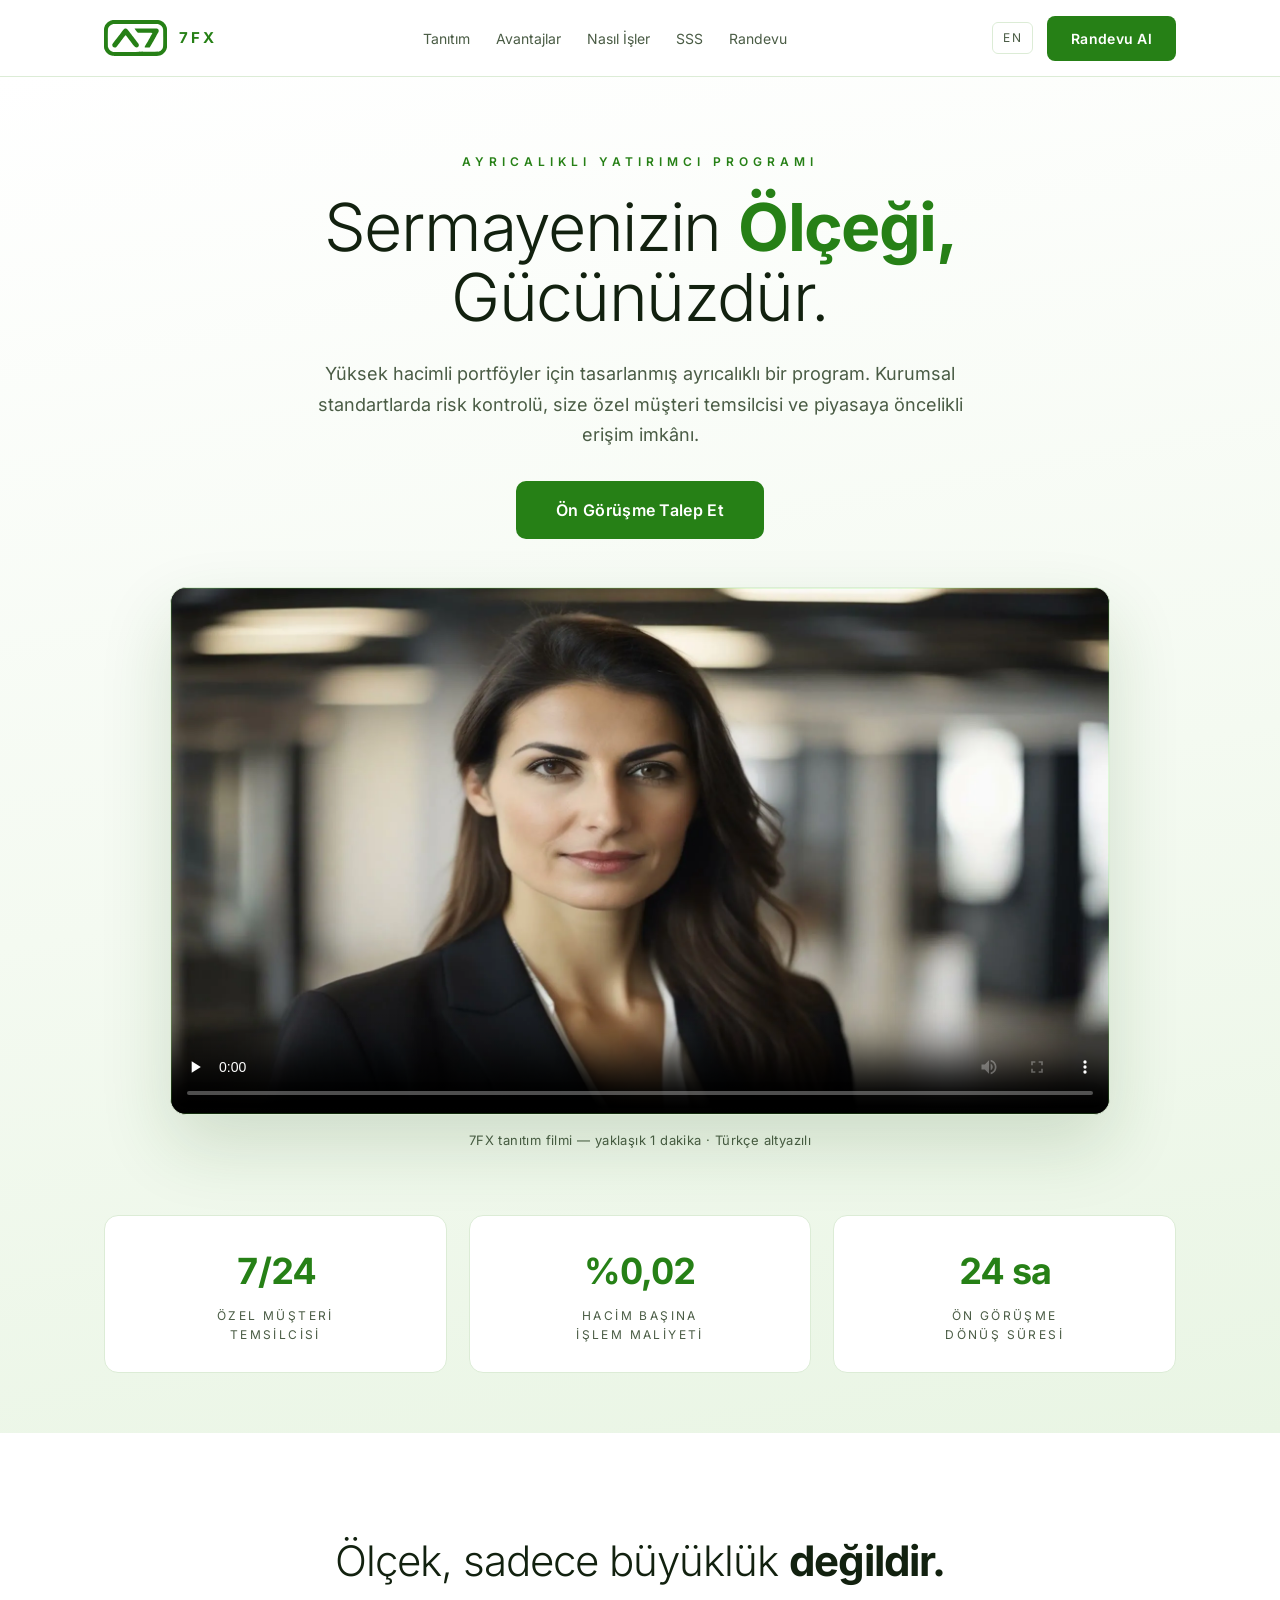
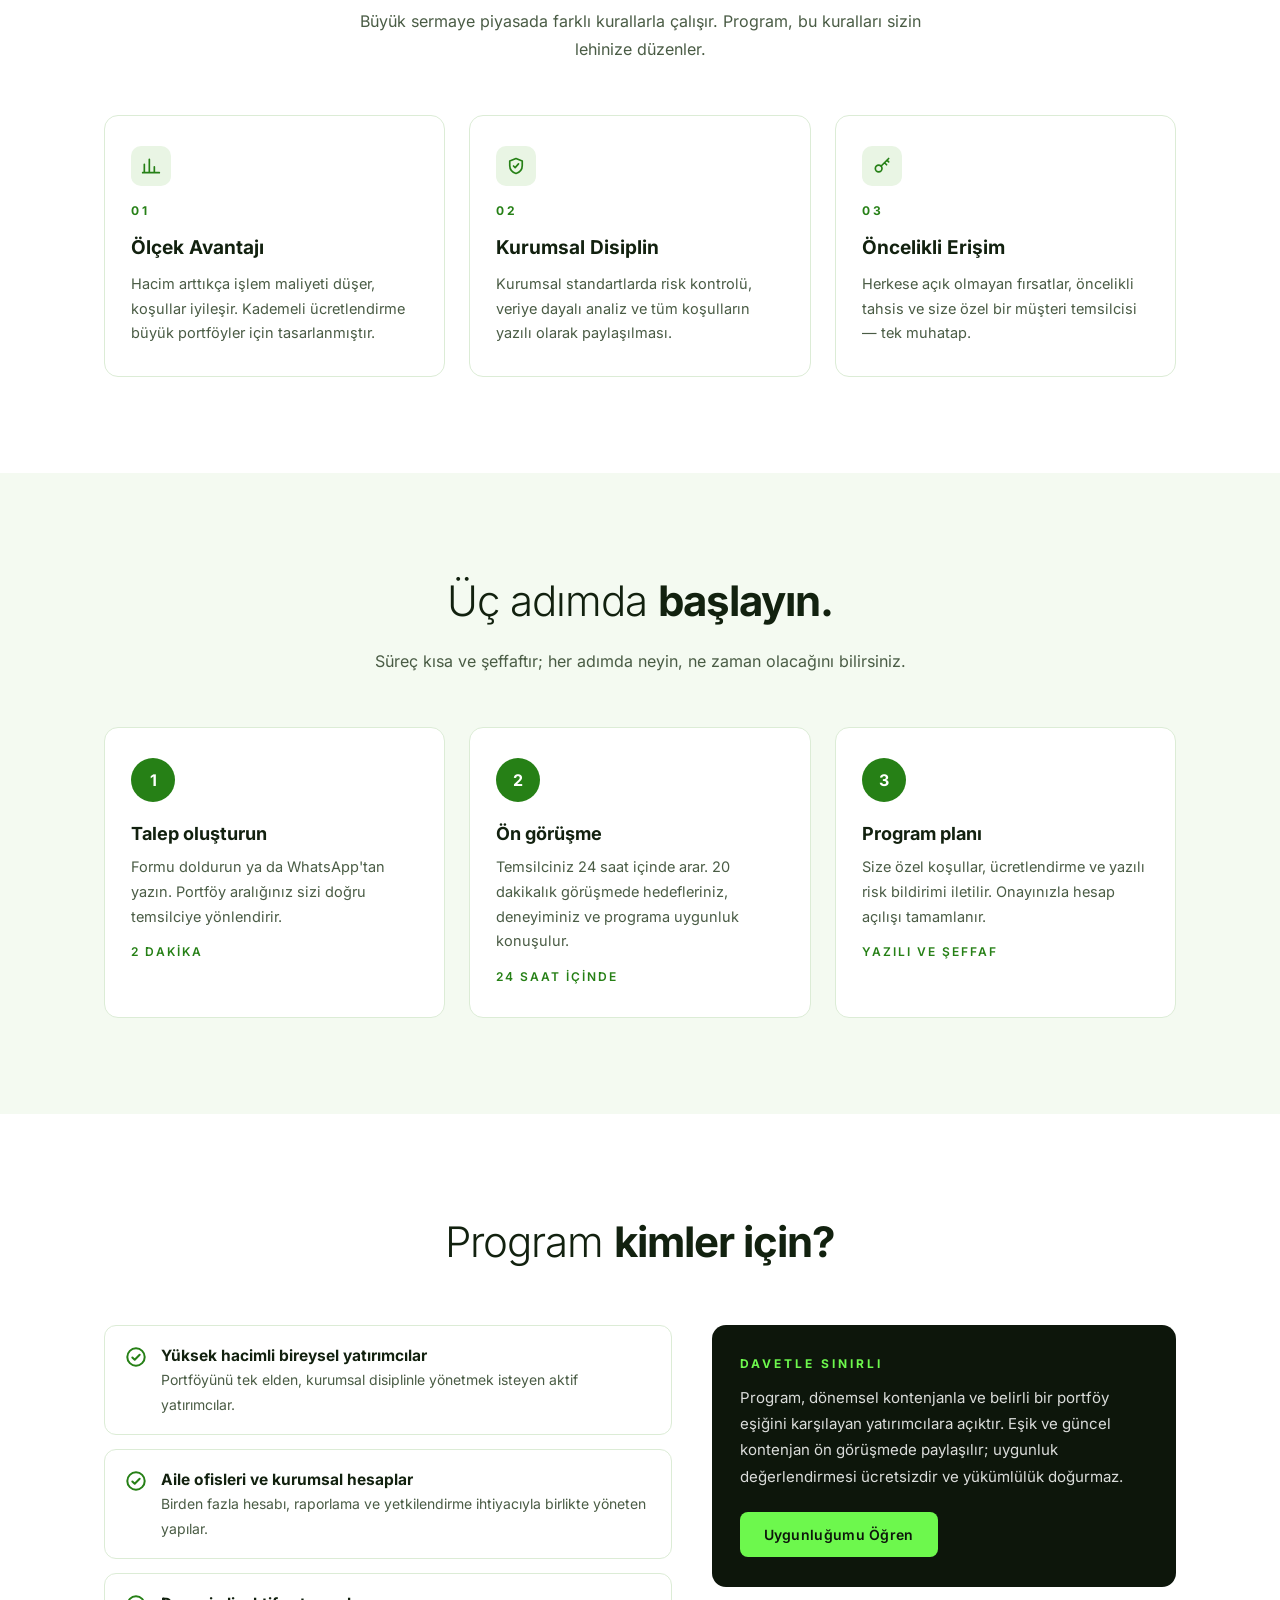
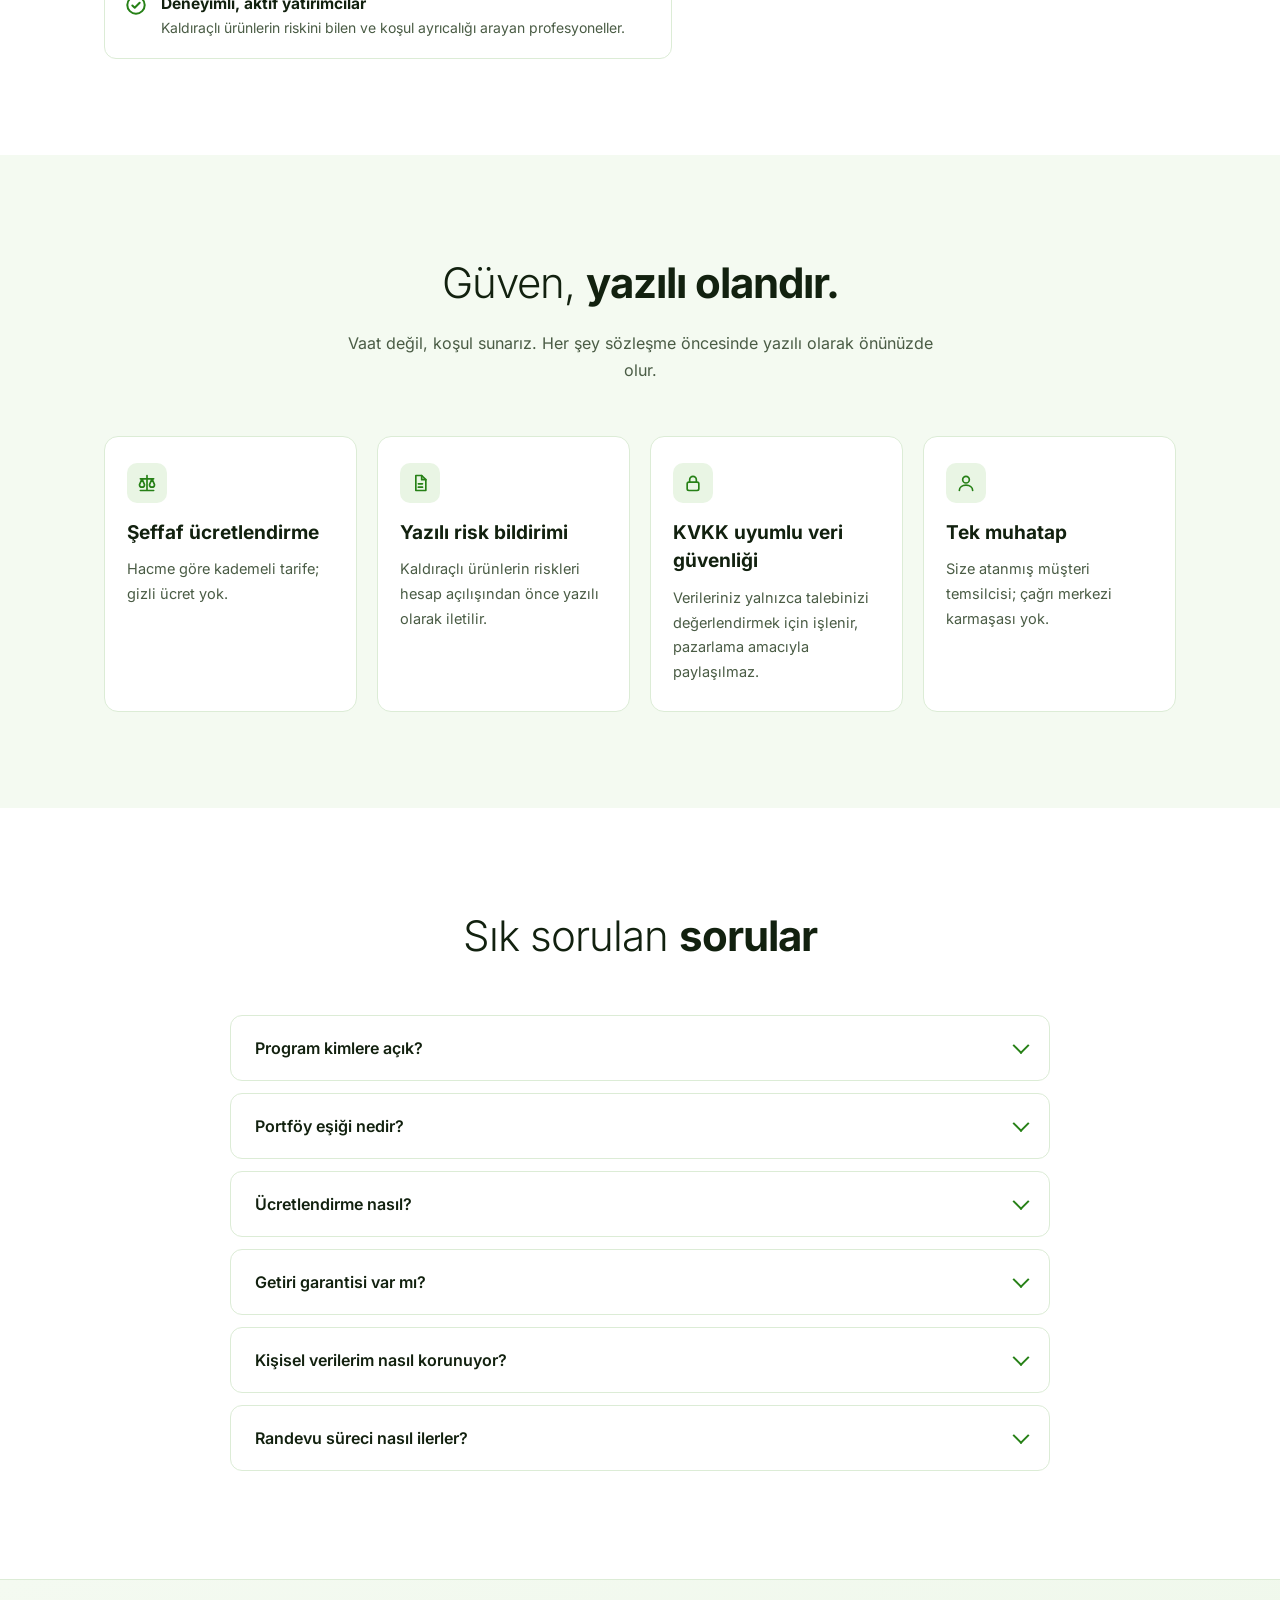
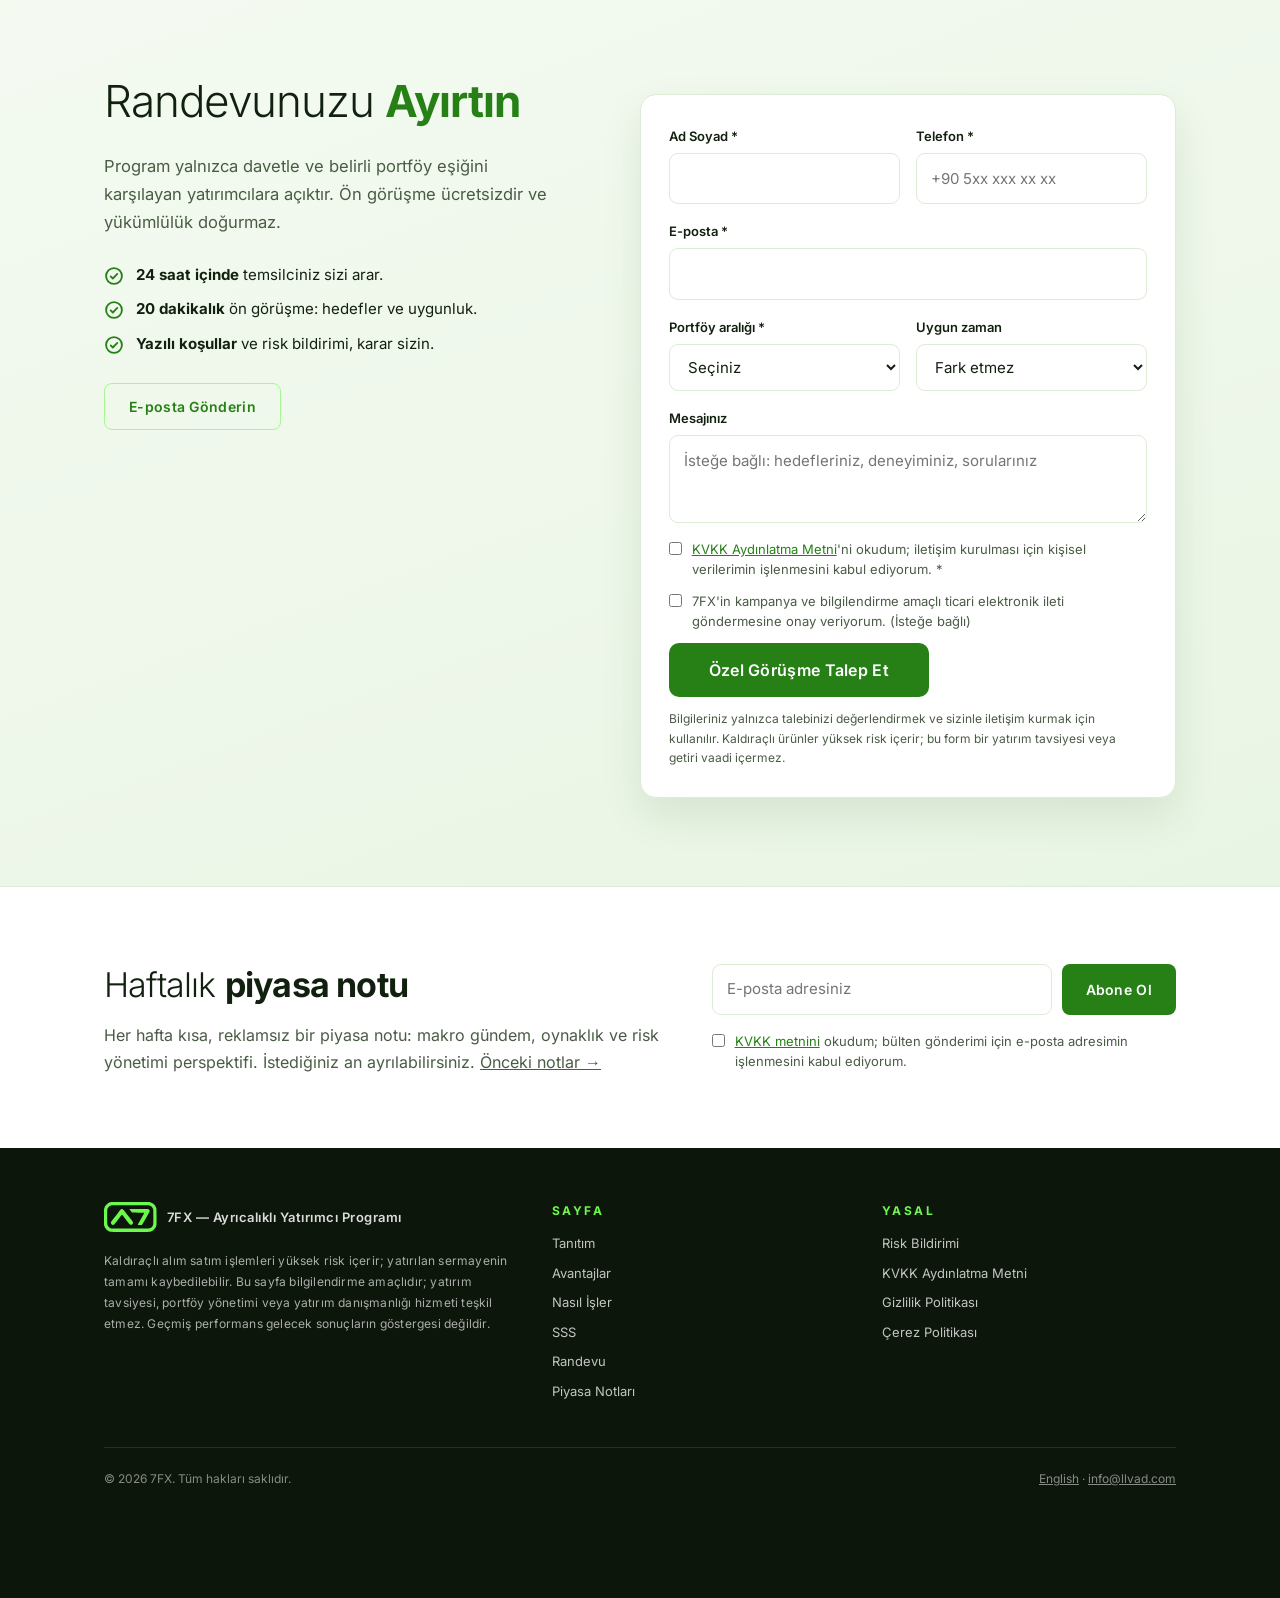
<file: index.html>
<!DOCTYPE html>
<html lang="tr" data-root="">
<head>
<meta charset="utf-8">
<script>document.documentElement.classList.add("js")</script>
<meta name="viewport" content="width=device-width, initial-scale=1">
<title>7FX — Ayrıcalıklı Yatırımcı Programı | Yüksek Hacimli Portföyler</title>
<meta name="description" content="7FX Ayrıcalıklı Yatırımcı Programı: yüksek hacimli portföyler için düşük işlem maliyeti, özel müşteri temsilcisi ve öncelikli erişim. Ön görüşme için randevu alın.">
<link rel="canonical" href="https://llvad.github.io/7fx-landing/">
<link rel="alternate" hreflang="tr" href="https://llvad.github.io/7fx-landing/">
<link rel="alternate" hreflang="en" href="https://llvad.github.io/7fx-landing/en/">
<link rel="alternate" hreflang="x-default" href="https://llvad.github.io/7fx-landing/">
<meta property="og:type" content="website">
<meta property="og:site_name" content="7FX">
<meta property="og:locale" content="tr_TR">
<meta property="og:url" content="https://llvad.github.io/7fx-landing/">
<meta property="og:title" content="7FX — Ayrıcalıklı Yatırımcı Programı">
<meta property="og:description" content="Yüksek hacimli portföyler için düşük işlem maliyeti, özel müşteri temsilcisi ve öncelikli erişim. Ön görüşme için randevu alın.">
<meta property="og:image" content="https://llvad.github.io/7fx-landing/assets/img/og.jpg">
<meta property="og:image:width" content="1200">
<meta property="og:image:height" content="630">
<meta name="twitter:card" content="summary_large_image">
<meta name="twitter:title" content="7FX — Ayrıcalıklı Yatırımcı Programı">
<meta name="twitter:description" content="Yüksek hacimli portföyler için düşük işlem maliyeti, özel müşteri temsilcisi ve öncelikli erişim.">
<meta name="twitter:image" content="https://llvad.github.io/7fx-landing/assets/img/og.jpg">
<meta name="theme-color" content="#268016">
<link rel="icon" href="assets/img/favicon.ico" sizes="any">
<link rel="icon" type="image/png" sizes="32x32" href="assets/img/favicon-32.png">
<link rel="icon" type="image/png" sizes="16x16" href="assets/img/favicon-16.png">
<link rel="apple-touch-icon" href="assets/img/apple-touch-icon.png">
<link rel="manifest" href="site.webmanifest">
<link rel="preload" href="assets/fonts/inter-latin-wght-normal.woff2" as="font" type="font/woff2" crossorigin>
<link rel="preload" href="assets/fonts/inter-latin-ext-wght-normal.woff2" as="font" type="font/woff2" crossorigin>
<link rel="preload" href="assets/img/poster.webp" as="image" type="image/webp">
<link rel="stylesheet" href="assets/css/site.css">
<script type="application/ld+json">
{"@context":"https://schema.org","@graph":[
 {"@type":"Organization","@id":"https://llvad.github.io/7fx-landing/#org","name":"7FX","url":"https://llvad.github.io/7fx-landing/","logo":"https://llvad.github.io/7fx-landing/assets/img/icon-512.png"},
 {"@type":"WebSite","url":"https://llvad.github.io/7fx-landing/","name":"7FX","inLanguage":"tr","publisher":{"@id":"https://llvad.github.io/7fx-landing/#org"}},
 {"@type":"FAQPage","mainEntity":[
  {"@type":"Question","name":"Program kimlere açık?","acceptedAnswer":{"@type":"Answer","text":"Yüksek hacimli bireysel yatırımcılar, aile ofisleri ve kurumsal hesaplar. Katılım davetle veya ön görüşme sonrası uygunluk değerlendirmesiyle olur."}},
  {"@type":"Question","name":"Portföy eşiği nedir?","acceptedAnswer":{"@type":"Answer","text":"Eşik, programın kontenjanına göre dönemsel olarak belirlenir ve ön görüşmede paylaşılır. Formdaki portföy aralığı yalnızca sizi doğru temsilciye yönlendirmek içindir."}},
  {"@type":"Question","name":"Ücretlendirme nasıl?","acceptedAnswer":{"@type":"Answer","text":"Hacme göre kademeli, yazılı ve şeffaf. Gizli ücret yoktur; tüm koşullar sözleşme öncesinde yazılı olarak sunulur."}},
  {"@type":"Question","name":"Getiri garantisi var mı?","acceptedAnswer":{"@type":"Answer","text":"Hayır. Kaldıraçlı ürünler yüksek risk içerir; hiçbir getiri garanti edilmez ve geçmiş performans geleceğin göstergesi değildir. Program koşul ve hizmet ayrıcalığı sunar, sonuç vaadi vermez."}},
  {"@type":"Question","name":"Kişisel verilerim nasıl korunuyor?","acceptedAnswer":{"@type":"Answer","text":"KVKK kapsamında, yalnızca talebinizi değerlendirmek ve sizinle iletişim kurmak için işlenir; pazarlama amacıyla üçüncü taraflara aktarılmaz."}},
  {"@type":"Question","name":"Randevu süreci nasıl ilerler?","acceptedAnswer":{"@type":"Answer","text":"Formu doldurun veya WhatsApp'tan yazın; 24 saat içinde temsilciniz arar. 20 dakikalık ön görüşmede hedefler ve uygunluk konuşulur; uygunsa size özel program planı ve yazılı risk bildirimi iletilir."}}
 ]}
]}
</script>
</head>
<body>
<svg width="0" height="0" style="position:absolute" aria-hidden="true">
  <symbol id="i-check" viewBox="0 0 24 24" fill="none" stroke="currentColor" stroke-width="2.2" stroke-linecap="round" stroke-linejoin="round"><circle cx="12" cy="12" r="9.5"/><path d="m8 12.5 2.6 2.5L16 9.5"/></symbol>
  <symbol id="i-shield" viewBox="0 0 24 24" fill="none" stroke="currentColor" stroke-width="2" stroke-linecap="round" stroke-linejoin="round"><path d="M12 3 4.5 6v5.5c0 4.6 3.2 8.2 7.5 9.5 4.3-1.3 7.5-4.9 7.5-9.5V6L12 3Z"/><path d="m9 12 2 2 4-4.5"/></symbol>
  <symbol id="i-doc" viewBox="0 0 24 24" fill="none" stroke="currentColor" stroke-width="2" stroke-linecap="round" stroke-linejoin="round"><path d="M7 3h7l5 5v13H7z"/><path d="M14 3v5h5M10 13h5M10 17h5"/></symbol>
  <symbol id="i-lock" viewBox="0 0 24 24" fill="none" stroke="currentColor" stroke-width="2" stroke-linecap="round" stroke-linejoin="round"><rect x="5" y="11" width="14" height="10" rx="2"/><path d="M8 11V8a4 4 0 0 1 8 0v3"/></symbol>
  <symbol id="i-user" viewBox="0 0 24 24" fill="none" stroke="currentColor" stroke-width="2" stroke-linecap="round" stroke-linejoin="round"><circle cx="12" cy="8" r="4"/><path d="M4 21c0-4 3.6-6.5 8-6.5s8 2.5 8 6.5"/></symbol>
  <symbol id="i-scale" viewBox="0 0 24 24" fill="none" stroke="currentColor" stroke-width="2" stroke-linecap="round" stroke-linejoin="round"><path d="M12 3v18M4 21h16M4 7h16M6 7l-3 7a3 3 0 0 0 6 0L6 7Zm12 0-3 7a3 3 0 0 0 6 0l-3-7Z"/></symbol>
  <symbol id="i-key" viewBox="0 0 24 24" fill="none" stroke="currentColor" stroke-width="2" stroke-linecap="round" stroke-linejoin="round"><circle cx="8" cy="15" r="4"/><path d="m11 12 9-9M15 8l2.5 2.5M18 5l2 2"/></symbol>
  <symbol id="i-chart" viewBox="0 0 24 24" fill="none" stroke="currentColor" stroke-width="2" stroke-linecap="round" stroke-linejoin="round"><path d="M4 20V10M10 20V4M16 20v-7M22 20H2"/></symbol>
</svg>

<header class="top">
  <div class="wrap nav">
    <a class="brand" href="#tanitim" aria-label="7FX ana sayfa"><!--logo--><svg class="logo" viewBox="0 0 539.325261 307.826466" aria-hidden="true" focusable="false"><g transform="translate(-52.494689,344.826466) scale(0.100000,-0.100000)"
fill="currentColor" >
<path d="M1270 3440 c-85 -10 -215 -52 -285 -92 -11 -6 -29 -16 -40 -22 -82
-44 -218 -175 -278 -269 -55 -86 -63 -100 -85 -162 -61 -174 -57 -105 -57
-985 0 -885 -3 -835 62 -1000 55 -140 183 -298 312 -383 61 -41 87 -54 196
-102 22 -9 89 -26 149 -36 104 -18 188 -19 1971 -19 1808 0 1866 1 1977 20
155 27 233 58 348 139 201 141 323 325 371 563 6 27 8 366 7 840 -3 785 -3
794 -25 871 -99 350 -397 604 -748 638 -110 10 -3784 9 -3875 -1z m3923 -352
c196 -59 336 -208 381 -405 14 -63 16 -162 16 -780 0 -774 0 -775 -59 -892
-37 -73 -120 -164 -189 -208 -29 -19 -86 -45 -128 -59 -75 -24 -75 -24 -1995
-24 -1908 0 -1920 0 -1980 20 -100 34 -160 71 -229 140 -71 70 -118 155 -142
250 -20 82 -19 1491 1 1570 47 188 191 333 386 391 57 16 170 18 1963 18 1904
1 1904 1 1975 -21z"/>
<path d="M2330 2721 c-71 -14 -87 -31 -355 -381 -60 -79 -159 -207 -219 -285
-493 -632 -514 -661 -522 -716 -17 -124 82 -238 207 -239 59 0 107 16 143 49
15 14 75 87 132 161 57 74 156 203 220 285 64 83 162 211 219 285 154 201 199
255 217 258 10 2 46 -36 102 -110 85 -112 269 -350 481 -622 61 -77 127 -163
147 -191 57 -79 119 -115 198 -115 144 0 249 153 195 284 -15 35 -79 123 -249
341 -43 55 -144 185 -224 289 -194 249 -411 527 -467 599 -73 92 -141 124
-225 108z"/>
<path d="M3154 2716 c-7 -19 -8 -17 100 -161 102 -134 147 -182 182 -195 14
-6 269 -10 590 -10 310 0 578 -3 594 -6 52 -11 51 -15 -49 -186 -30 -51 -74
-131 -99 -178 -25 -47 -60 -109 -79 -138 -18 -29 -33 -54 -33 -57 0 -2 -84
-151 -186 -331 -146 -256 -185 -331 -177 -343 9 -14 40 -16 215 -19 204 -2
204 -2 230 25 20 22 206 341 350 603 14 25 35 62 47 83 11 20 30 53 41 72 52
90 65 114 95 170 18 33 74 131 124 219 50 87 96 179 102 203 24 91 -10 181
-88 233 -37 25 -37 25 -995 28 -835 2 -959 0 -964 -12z"/>
</g></svg><!--/logo--><span class="txt">7FX</span></a>
    <nav class="navlinks" aria-label="Sayfa içi">
      <a href="#tanitim">Tanıtım</a>
      <a href="#avantajlar">Avantajlar</a>
      <a href="#nasil-isler">Nasıl İşler</a>
      <a href="#sss">SSS</a>
      <a href="#randevu">Randevu</a>
    </nav>
    <div class="navright">
      <a class="lang" href="en/" hreflang="en" lang="en">EN</a>
      <a class="btn" href="#randevu" data-cta="header">Randevu Al</a>
    </div>
  </div>
</header>

<main>
<section class="hero" id="tanitim">
  <div class="wrap">
    <div class="eyebrow">AYRICALIKLI YATIRIMCI PROGRAMI</div>
    <h1 data-var="h1">Sermayenizin <b>Ölçeği,</b><br>Gücünüzdür.</h1>
    <p class="lead" data-var="lead">Yüksek hacimli portföyler için tasarlanmış ayrıcalıklı bir program. Kurumsal standartlarda risk kontrolü, size özel müşteri temsilcisi ve piyasaya öncelikli erişim imkânı.</p>
    <div class="actions">
      <a class="btn big" href="#randevu" data-cta="hero">Ön Görüşme Talep Et</a>
      <a class="btn big ghost" href="#" data-wa="hero">WhatsApp'tan Yazın</a>
    </div>

    <div class="video">
      <div class="vframe">
        <video data-hero controls preload="none" playsinline poster="assets/img/poster.webp" aria-label="7FX tanıtım filmi">
          <source src="assets/video/7fx-1080.webm" type="video/webm">
          <source src="assets/video/7fx-1080.mp4" type="video/mp4">
          <source data-mobile src="assets/video/7fx-720.mp4" type="video/mp4">
          <track kind="captions" srclang="tr" label="Türkçe" src="assets/video/7fx-tr.vtt" default>
          Tarayıcınız video oynatmayı desteklemiyor.
        </video>
      </div>
      <div class="vcaption">7FX tanıtım filmi — yaklaşık 1 dakika · Türkçe altyazılı</div>
    </div>

    <div class="stats">
      <div class="stat reveal"><div class="v">7/24</div><div class="l">ÖZEL MÜŞTERİ<br>TEMSİLCİSİ</div></div>
      <div class="stat reveal"><div class="v" data-count="0.02" data-dec="2" data-pre="%">%0,02</div><div class="l">HACİM BAŞINA<br>İŞLEM MALİYETİ</div></div>
      <div class="stat reveal"><div class="v" data-count="24" data-suf=" sa">24 sa</div><div class="l">ÖN GÖRÜŞME<br>DÖNÜŞ SÜRESİ</div></div>
    </div>
  </div>
</section>

<section class="sec" id="avantajlar">
  <div class="wrap">
    <h2>Ölçek, sadece büyüklük <b>değildir.</b></h2>
    <p class="sub">Büyük sermaye piyasada farklı kurallarla çalışır. Program, bu kuralları sizin lehinize düzenler.</p>
    <div class="grid">
      <div class="card reveal">
        <div class="ic"><svg><use href="#i-chart"/></svg></div>
        <div class="n">01</div>
        <h3>Ölçek Avantajı</h3>
        <p>Hacim arttıkça işlem maliyeti düşer, koşullar iyileşir. Kademeli ücretlendirme büyük portföyler için tasarlanmıştır.</p>
      </div>
      <div class="card reveal">
        <div class="ic"><svg><use href="#i-shield"/></svg></div>
        <div class="n">02</div>
        <h3>Kurumsal Disiplin</h3>
        <p>Kurumsal standartlarda risk kontrolü, veriye dayalı analiz ve tüm koşulların yazılı olarak paylaşılması.</p>
      </div>
      <div class="card reveal">
        <div class="ic"><svg><use href="#i-key"/></svg></div>
        <div class="n">03</div>
        <h3>Öncelikli Erişim</h3>
        <p>Herkese açık olmayan fırsatlar, öncelikli tahsis ve size özel bir müşteri temsilcisi — tek muhatap.</p>
      </div>
    </div>
  </div>
</section>

<section class="sec alt" id="nasil-isler">
  <div class="wrap">
    <h2>Üç adımda <b>başlayın.</b></h2>
    <p class="sub">Süreç kısa ve şeffaftır; her adımda neyin, ne zaman olacağını bilirsiniz.</p>
    <div class="steps">
      <div class="step reveal"><div class="num">1</div><h3>Talep oluşturun</h3><p>Formu doldurun ya da WhatsApp'tan yazın. Portföy aralığınız sizi doğru temsilciye yönlendirir.</p><span class="t">2 DAKİKA</span></div>
      <div class="step reveal"><div class="num">2</div><h3>Ön görüşme</h3><p>Temsilciniz 24 saat içinde arar. 20 dakikalık görüşmede hedefleriniz, deneyiminiz ve programa uygunluk konuşulur.</p><span class="t">24 SAAT İÇİNDE</span></div>
      <div class="step reveal"><div class="num">3</div><h3>Program planı</h3><p>Size özel koşullar, ücretlendirme ve yazılı risk bildirimi iletilir. Onayınızla hesap açılışı tamamlanır.</p><span class="t">YAZILI VE ŞEFFAF</span></div>
    </div>
  </div>
</section>

<section class="sec" id="kimler-icin">
  <div class="wrap">
    <h2>Program <b>kimler için?</b></h2>
    <div class="who">
      <ul>
        <li class="reveal"><svg><use href="#i-check"/></svg><div><b>Yüksek hacimli bireysel yatırımcılar</b><span>Portföyünü tek elden, kurumsal disiplinle yönetmek isteyen aktif yatırımcılar.</span></div></li>
        <li class="reveal"><svg><use href="#i-check"/></svg><div><b>Aile ofisleri ve kurumsal hesaplar</b><span>Birden fazla hesabı, raporlama ve yetkilendirme ihtiyacıyla birlikte yöneten yapılar.</span></div></li>
        <li class="reveal"><svg><use href="#i-check"/></svg><div><b>Deneyimli, aktif yatırımcılar</b><span>Kaldıraçlı ürünlerin riskini bilen ve koşul ayrıcalığı arayan profesyoneller.</span></div></li>
      </ul>
      <div class="note reveal">
        <div class="k">DAVETLE SINIRLI</div>
        <p>Program, dönemsel kontenjanla ve belirli bir portföy eşiğini karşılayan yatırımcılara açıktır. Eşik ve güncel kontenjan ön görüşmede paylaşılır; uygunluk değerlendirmesi ücretsizdir ve yükümlülük doğurmaz.</p>
        <a class="btn" href="#randevu" data-cta="who">Uygunluğumu Öğren</a>
      </div>
    </div>
  </div>
</section>

<section class="sec alt" id="guven">
  <div class="wrap">
    <h2>Güven, <b>yazılı olandır.</b></h2>
    <p class="sub">Vaat değil, koşul sunarız. Her şey sözleşme öncesinde yazılı olarak önünüzde olur.</p>
    <div class="trust">
      <div class="card reveal"><div class="ic"><svg><use href="#i-scale"/></svg></div><h3>Şeffaf ücretlendirme</h3><p>Hacme göre kademeli tarife; gizli ücret yok.</p></div>
      <div class="card reveal"><div class="ic"><svg><use href="#i-doc"/></svg></div><h3>Yazılı risk bildirimi</h3><p>Kaldıraçlı ürünlerin riskleri hesap açılışından önce yazılı olarak iletilir.</p></div>
      <div class="card reveal"><div class="ic"><svg><use href="#i-lock"/></svg></div><h3>KVKK uyumlu veri güvenliği</h3><p>Verileriniz yalnızca talebinizi değerlendirmek için işlenir, pazarlama amacıyla paylaşılmaz.</p></div>
      <div class="card reveal"><div class="ic"><svg><use href="#i-user"/></svg></div><h3>Tek muhatap</h3><p>Size atanmış müşteri temsilcisi; çağrı merkezi karmaşası yok.</p></div>
    </div>
    <div class="corp" data-corp hidden>
      <div data-corp-item><b>Unvan:</b> <span data-co="name"></span></div>
      <div data-corp-item><b>Adres:</b> <span data-co="address"></span></div>
      <div data-corp-item><b>MERSİS:</b> <span data-co="mersis"></span></div>
      <div data-corp-item><b>Yetki/Lisans:</b> <span data-co="licence"></span></div>
      <div data-corp-item><b>Telefon:</b> <a data-co="phone"></a></div>
    </div>
  </div>
</section>

<section class="sec" id="sss">
  <div class="wrap">
    <h2>Sık sorulan <b>sorular</b></h2>
    <div class="faq">
      <details><summary>Program kimlere açık?</summary><p>Yüksek hacimli bireysel yatırımcılar, aile ofisleri ve kurumsal hesaplar. Katılım davetle veya ön görüşme sonrası uygunluk değerlendirmesiyle olur.</p></details>
      <details><summary>Portföy eşiği nedir?</summary><p>Eşik, programın kontenjanına göre dönemsel olarak belirlenir ve ön görüşmede paylaşılır. Formdaki portföy aralığı yalnızca sizi doğru temsilciye yönlendirmek içindir.</p></details>
      <details><summary>Ücretlendirme nasıl?</summary><p>Hacme göre kademeli, yazılı ve şeffaf. Gizli ücret yoktur; tüm koşullar sözleşme öncesinde yazılı olarak sunulur.</p></details>
      <details><summary>Getiri garantisi var mı?</summary><p>Hayır. Kaldıraçlı ürünler yüksek risk içerir; hiçbir getiri garanti edilmez ve geçmiş performans geleceğin göstergesi değildir. Program koşul ve hizmet ayrıcalığı sunar, sonuç vaadi vermez.</p></details>
      <details><summary>Kişisel verilerim nasıl korunuyor?</summary><p>KVKK kapsamında, yalnızca talebinizi değerlendirmek ve sizinle iletişim kurmak için işlenir; pazarlama amacıyla üçüncü taraflara aktarılmaz. Ayrıntılar <a href="yasal/kvkk.html">KVKK Aydınlatma Metni</a>'nde.</p></details>
      <details><summary>Randevu süreci nasıl ilerler?</summary><p>Formu doldurun veya WhatsApp'tan yazın; 24 saat içinde temsilciniz arar. 20 dakikalık ön görüşmede hedefler ve uygunluk konuşulur; uygunsa size özel program planı ve yazılı risk bildirimi iletilir.</p></details>
    </div>
  </div>
</section>

<section class="cta" id="randevu">
  <div class="wrap ctagrid">
    <div class="side">
      <h2>Randevunuzu <b>Ayırtın</b></h2>
      <p class="intro">Program yalnızca davetle ve belirli portföy eşiğini karşılayan yatırımcılara açıktır. Ön görüşme ücretsizdir ve yükümlülük doğurmaz.</p>
      <ul class="list">
        <li><svg><use href="#i-check"/></svg><span><b>24 saat içinde</b> temsilciniz sizi arar.</span></li>
        <li><svg><use href="#i-check"/></svg><span><b>20 dakikalık</b> ön görüşme: hedefler ve uygunluk.</span></li>
        <li><svg><use href="#i-check"/></svg><span><b>Yazılı koşullar</b> ve risk bildirimi, karar sizin.</span></li>
      </ul>
      <div class="alt">
        <a class="btn wa" href="#" data-wa="randevu">WhatsApp'tan Yazın</a>
        <a class="btn ghost" href="#" data-mailto="7FX Randevu Talebi">E-posta Gönderin</a>
      </div>
      <div class="cal" id="cal" hidden></div>
    </div>

    <form class="lead" data-lead="randevu" novalidate>
      <div class="f2">
        <div class="field"><label for="f-name">Ad Soyad *</label><input id="f-name" name="name" type="text" autocomplete="name" required minlength="3" maxlength="80"></div>
        <div class="field"><label for="f-phone">Telefon *</label><input id="f-phone" name="phone" type="tel" autocomplete="tel" inputmode="tel" required pattern="[+0-9 ()-]{10,20}" placeholder="+90 5xx xxx xx xx"></div>
      </div>
      <div class="field"><label for="f-email">E-posta *</label><input id="f-email" name="email" type="email" autocomplete="email" required maxlength="120"></div>
      <div class="f2">
        <div class="field"><label for="f-portfolio">Portföy aralığı *</label>
          <select id="f-portfolio" name="portfolio" required>
            <option value="">Seçiniz</option>
            <option>100.000 USD altı</option>
            <option>100.000 – 250.000 USD</option>
            <option>250.000 – 1.000.000 USD</option>
            <option>1.000.000 USD ve üzeri</option>
            <option>Belirtmek istemiyorum</option>
          </select></div>
        <div class="field"><label for="f-time">Uygun zaman</label>
          <select id="f-time" name="time">
            <option value="">Fark etmez</option>
            <option>Hafta içi 09:00–12:00</option>
            <option>Hafta içi 12:00–17:00</option>
            <option>Hafta içi 17:00–20:00</option>
            <option>Hafta sonu</option>
          </select></div>
      </div>
      <div class="field"><label for="f-msg">Mesajınız</label><textarea id="f-msg" name="message" maxlength="1000" placeholder="İsteğe bağlı: hedefleriniz, deneyiminiz, sorularınız"></textarea></div>
      <label class="check"><input type="checkbox" name="kvkk" value="evet" required><span><a href="yasal/kvkk.html" target="_blank" rel="noopener">KVKK Aydınlatma Metni</a>'ni okudum; iletişim kurulması için kişisel verilerimin işlenmesini kabul ediyorum. *</span></label>
      <label class="check"><input type="checkbox" name="marketing" value="evet"><span>7FX'in kampanya ve bilgilendirme amaçlı ticari elektronik ileti göndermesine onay veriyorum. (İsteğe bağlı)</span></label>
      <div class="hp" aria-hidden="true"><label>Web siteniz<input type="text" name="_honey" tabindex="-1" autocomplete="off"></label></div>
      <div data-turnstile></div>
      <button class="btn big" type="submit" data-cta="form">Özel Görüşme Talep Et</button>
      <div class="msg" role="status" aria-live="polite"></div>
      <p class="fine">Bilgileriniz yalnızca talebinizi değerlendirmek ve sizinle iletişim kurmak için kullanılır. Kaldıraçlı ürünler yüksek risk içerir; bu form bir yatırım tavsiyesi veya getiri vaadi içermez.</p>
    </form>
  </div>
</section>

<section class="bulten" id="bulten">
  <div class="wrap box">
    <div>
      <h2>Haftalık <b>piyasa notu</b></h2>
      <p>Her hafta kısa, reklamsız bir piyasa notu: makro gündem, oynaklık ve risk yönetimi perspektifi. İstediğiniz an ayrılabilirsiniz. <a href="notlar/">Önceki notlar →</a></p>
    </div>
    <form data-lead="bulten" novalidate>
      <label class="sr" for="b-email">E-posta</label>
      <input id="b-email" name="email" type="email" required placeholder="E-posta adresiniz" autocomplete="email">
      <button class="btn" type="submit" data-cta="bulten">Abone Ol</button>
      <label class="check"><input type="checkbox" name="kvkk" value="evet" required><span><a href="yasal/kvkk.html" target="_blank" rel="noopener">KVKK metnini</a> okudum; bülten gönderimi için e-posta adresimin işlenmesini kabul ediyorum.</span></label>
      <div class="hp" aria-hidden="true"><input type="text" name="_honey" tabindex="-1" autocomplete="off"></div>
      <div class="msg" role="status" aria-live="polite" style="flex-basis:100%"></div>
    </form>
  </div>
</section>
</main>

<footer class="foot">
  <div class="wrap">
    <div class="fgrid">
      <div>
        <div class="flogo"><!--logo--><svg class="logo" viewBox="0 0 539.325261 307.826466" aria-hidden="true" focusable="false"><g transform="translate(-52.494689,344.826466) scale(0.100000,-0.100000)"
fill="currentColor" >
<path d="M1270 3440 c-85 -10 -215 -52 -285 -92 -11 -6 -29 -16 -40 -22 -82
-44 -218 -175 -278 -269 -55 -86 -63 -100 -85 -162 -61 -174 -57 -105 -57
-985 0 -885 -3 -835 62 -1000 55 -140 183 -298 312 -383 61 -41 87 -54 196
-102 22 -9 89 -26 149 -36 104 -18 188 -19 1971 -19 1808 0 1866 1 1977 20
155 27 233 58 348 139 201 141 323 325 371 563 6 27 8 366 7 840 -3 785 -3
794 -25 871 -99 350 -397 604 -748 638 -110 10 -3784 9 -3875 -1z m3923 -352
c196 -59 336 -208 381 -405 14 -63 16 -162 16 -780 0 -774 0 -775 -59 -892
-37 -73 -120 -164 -189 -208 -29 -19 -86 -45 -128 -59 -75 -24 -75 -24 -1995
-24 -1908 0 -1920 0 -1980 20 -100 34 -160 71 -229 140 -71 70 -118 155 -142
250 -20 82 -19 1491 1 1570 47 188 191 333 386 391 57 16 170 18 1963 18 1904
1 1904 1 1975 -21z"/>
<path d="M2330 2721 c-71 -14 -87 -31 -355 -381 -60 -79 -159 -207 -219 -285
-493 -632 -514 -661 -522 -716 -17 -124 82 -238 207 -239 59 0 107 16 143 49
15 14 75 87 132 161 57 74 156 203 220 285 64 83 162 211 219 285 154 201 199
255 217 258 10 2 46 -36 102 -110 85 -112 269 -350 481 -622 61 -77 127 -163
147 -191 57 -79 119 -115 198 -115 144 0 249 153 195 284 -15 35 -79 123 -249
341 -43 55 -144 185 -224 289 -194 249 -411 527 -467 599 -73 92 -141 124
-225 108z"/>
<path d="M3154 2716 c-7 -19 -8 -17 100 -161 102 -134 147 -182 182 -195 14
-6 269 -10 590 -10 310 0 578 -3 594 -6 52 -11 51 -15 -49 -186 -30 -51 -74
-131 -99 -178 -25 -47 -60 -109 -79 -138 -18 -29 -33 -54 -33 -57 0 -2 -84
-151 -186 -331 -146 -256 -185 -331 -177 -343 9 -14 40 -16 215 -19 204 -2
204 -2 230 25 20 22 206 341 350 603 14 25 35 62 47 83 11 20 30 53 41 72 52
90 65 114 95 170 18 33 74 131 124 219 50 87 96 179 102 203 24 91 -10 181
-88 233 -37 25 -37 25 -995 28 -835 2 -959 0 -964 -12z"/>
</g></svg><!--/logo--><span>7FX — Ayrıcalıklı Yatırımcı Programı</span></div>
        <p class="dis">Kaldıraçlı alım satım işlemleri yüksek risk içerir; yatırılan sermayenin tamamı kaybedilebilir. Bu sayfa bilgilendirme amaçlıdır; yatırım tavsiyesi, portföy yönetimi veya yatırım danışmanlığı hizmeti teşkil etmez. Geçmiş performans gelecek sonuçların göstergesi değildir.</p>
        <p class="corp-f" data-corp hidden><span data-corp-item><span data-co="name"></span> · </span><span data-corp-item><span data-co="address"></span> · </span><span data-corp-item>MERSİS <span data-co="mersis"></span></span></p>
      </div>
      <div class="fcol">
        <h3>SAYFA</h3>
        <a href="#tanitim">Tanıtım</a><a href="#avantajlar">Avantajlar</a><a href="#nasil-isler">Nasıl İşler</a><a href="#sss">SSS</a><a href="#randevu">Randevu</a><a href="notlar/">Piyasa Notları</a>
      </div>
      <div class="fcol">
        <h3>YASAL</h3>
        <a href="yasal/risk-bildirimi.html">Risk Bildirimi</a><a href="yasal/kvkk.html">KVKK Aydınlatma Metni</a><a href="yasal/gizlilik.html">Gizlilik Politikası</a><a href="yasal/cerez.html">Çerez Politikası</a>
        <a href="#" data-portal>Yatırımcı Girişi ↗</a>
      </div>
    </div>
    <div class="fbot">
      <span>© <span data-year>2026</span> 7FX. Tüm hakları saklıdır.</span>
      <span><a href="en/" hreflang="en" lang="en">English</a> · <a data-co="email" href="mailto:info@llvad.com">info@llvad.com</a></span>
    </div>
  </div>
</footer>

<div class="mbar">
  <a class="btn" href="#randevu" data-cta="mbar">Randevu Al</a>
  <a class="btn wa" href="#" data-wa="mbar">WhatsApp</a>
</div>

<div class="consent" id="consent" role="dialog" aria-label="Çerez tercihi">
  <p>Deneyimi ölçmek için çerez kullanıyoruz. Onay verirseniz analiz çerezleri yüklenir; ayrıntılar <a href="yasal/cerez.html">Çerez Politikası</a>'nda.</p>
  <button class="btn ghost" type="button" data-consent="reject">Reddet</button>
  <button class="btn" type="button" data-consent="accept">Kabul Et</button>
</div>

<script src="assets/js/config.js" defer></script>
<script src="assets/js/site.js" defer></script>
</body>
</html>
</file>
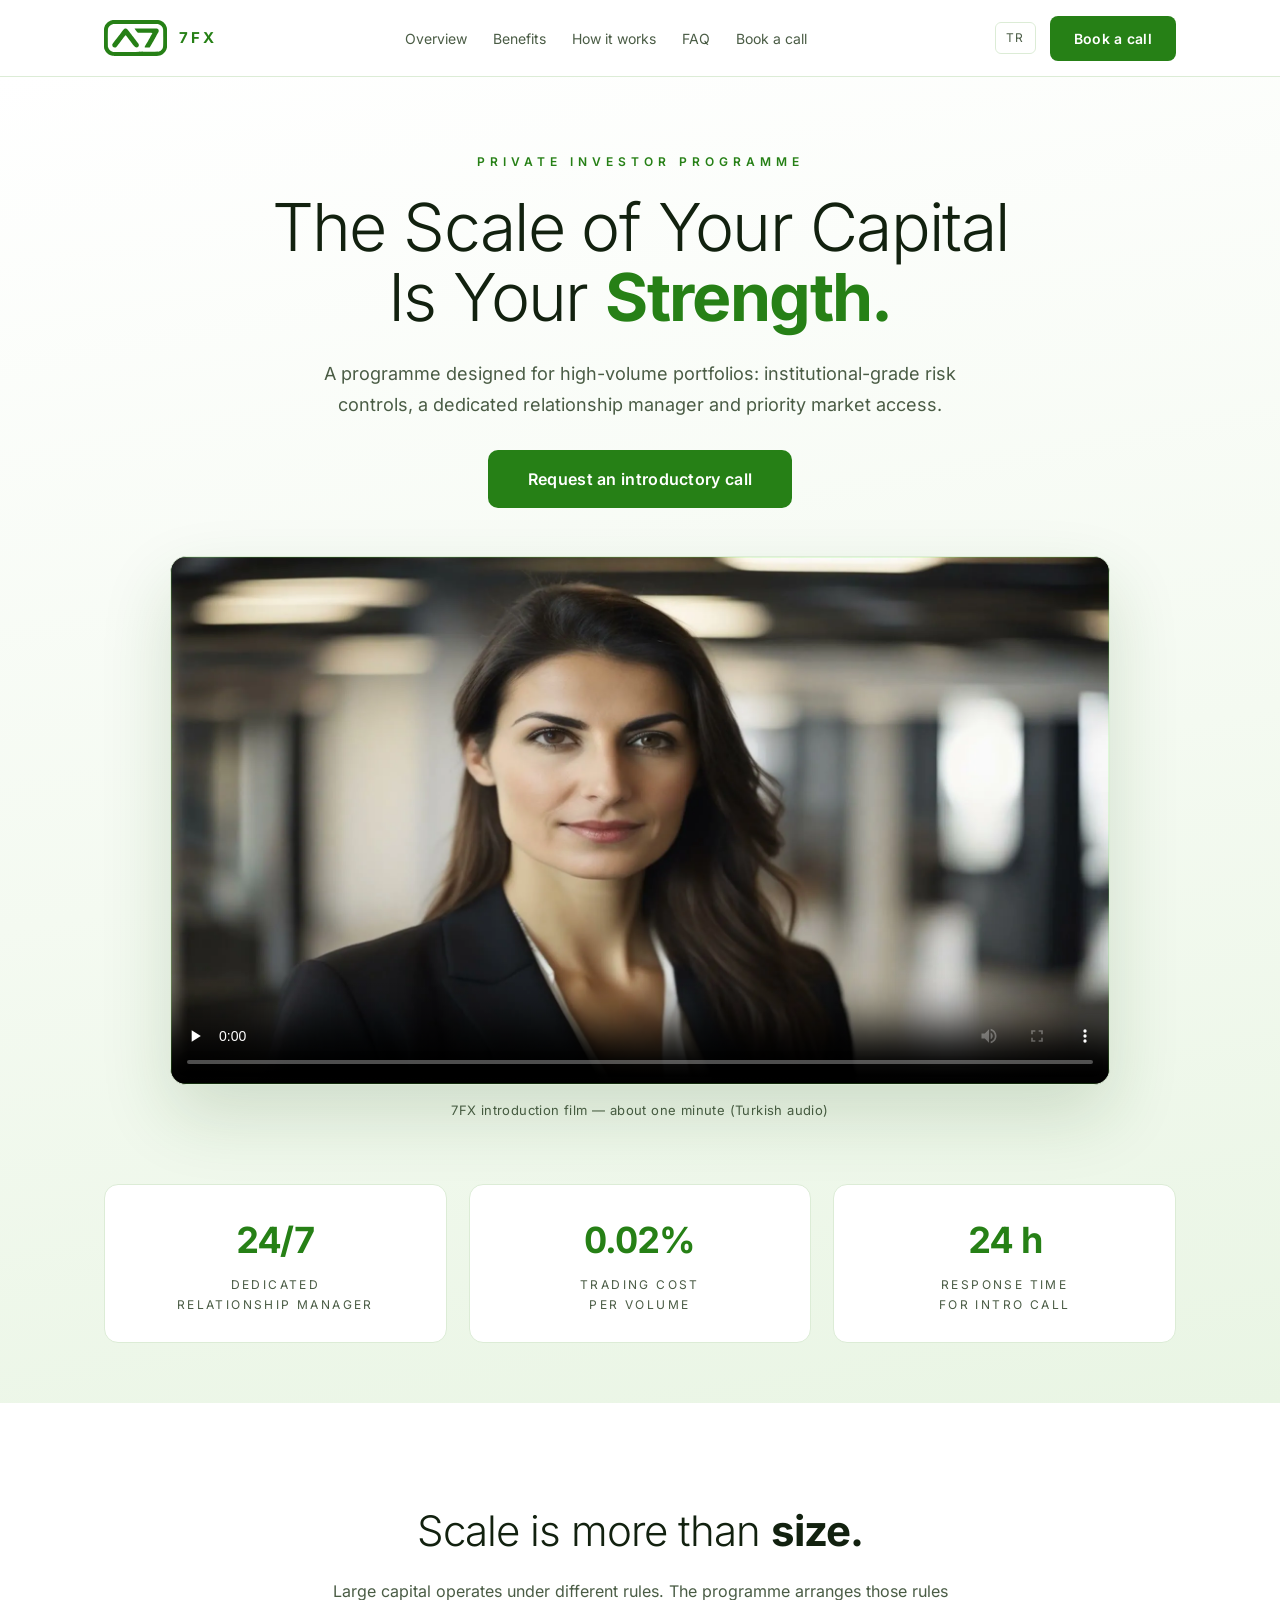
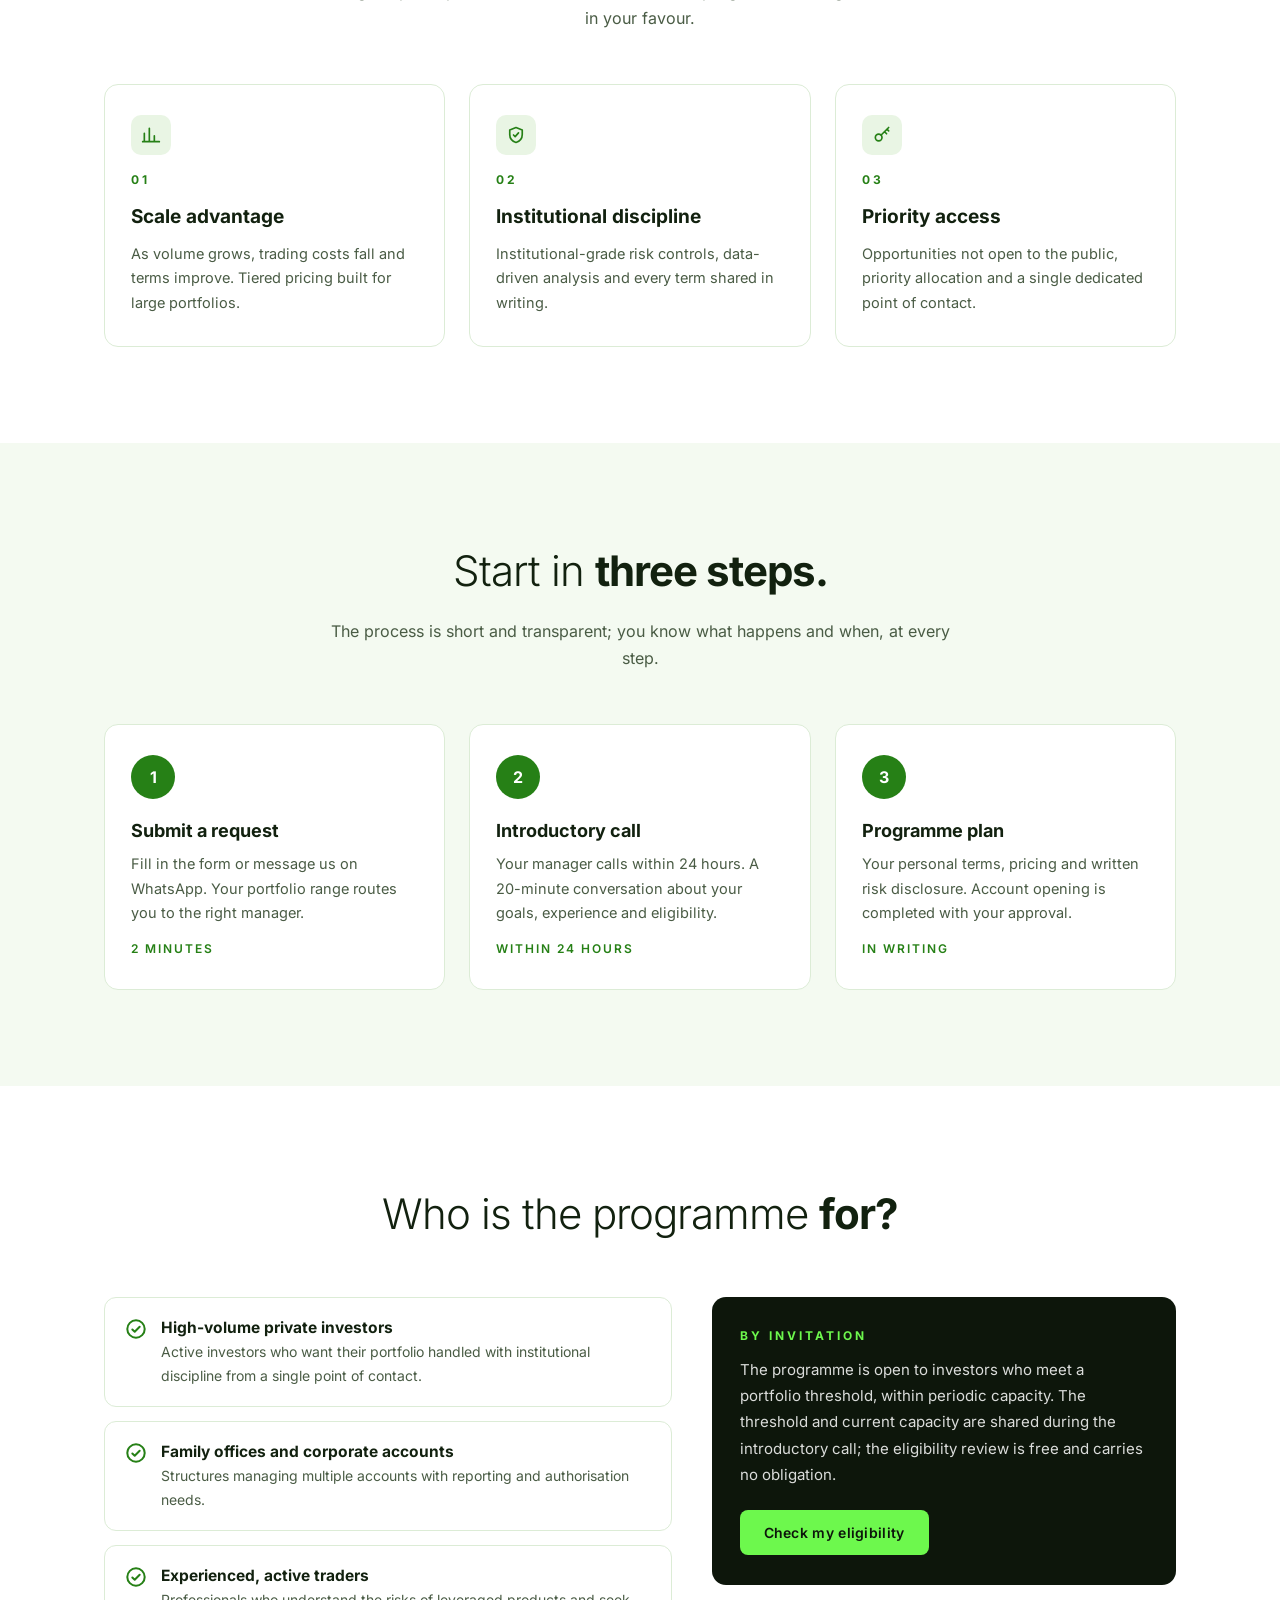
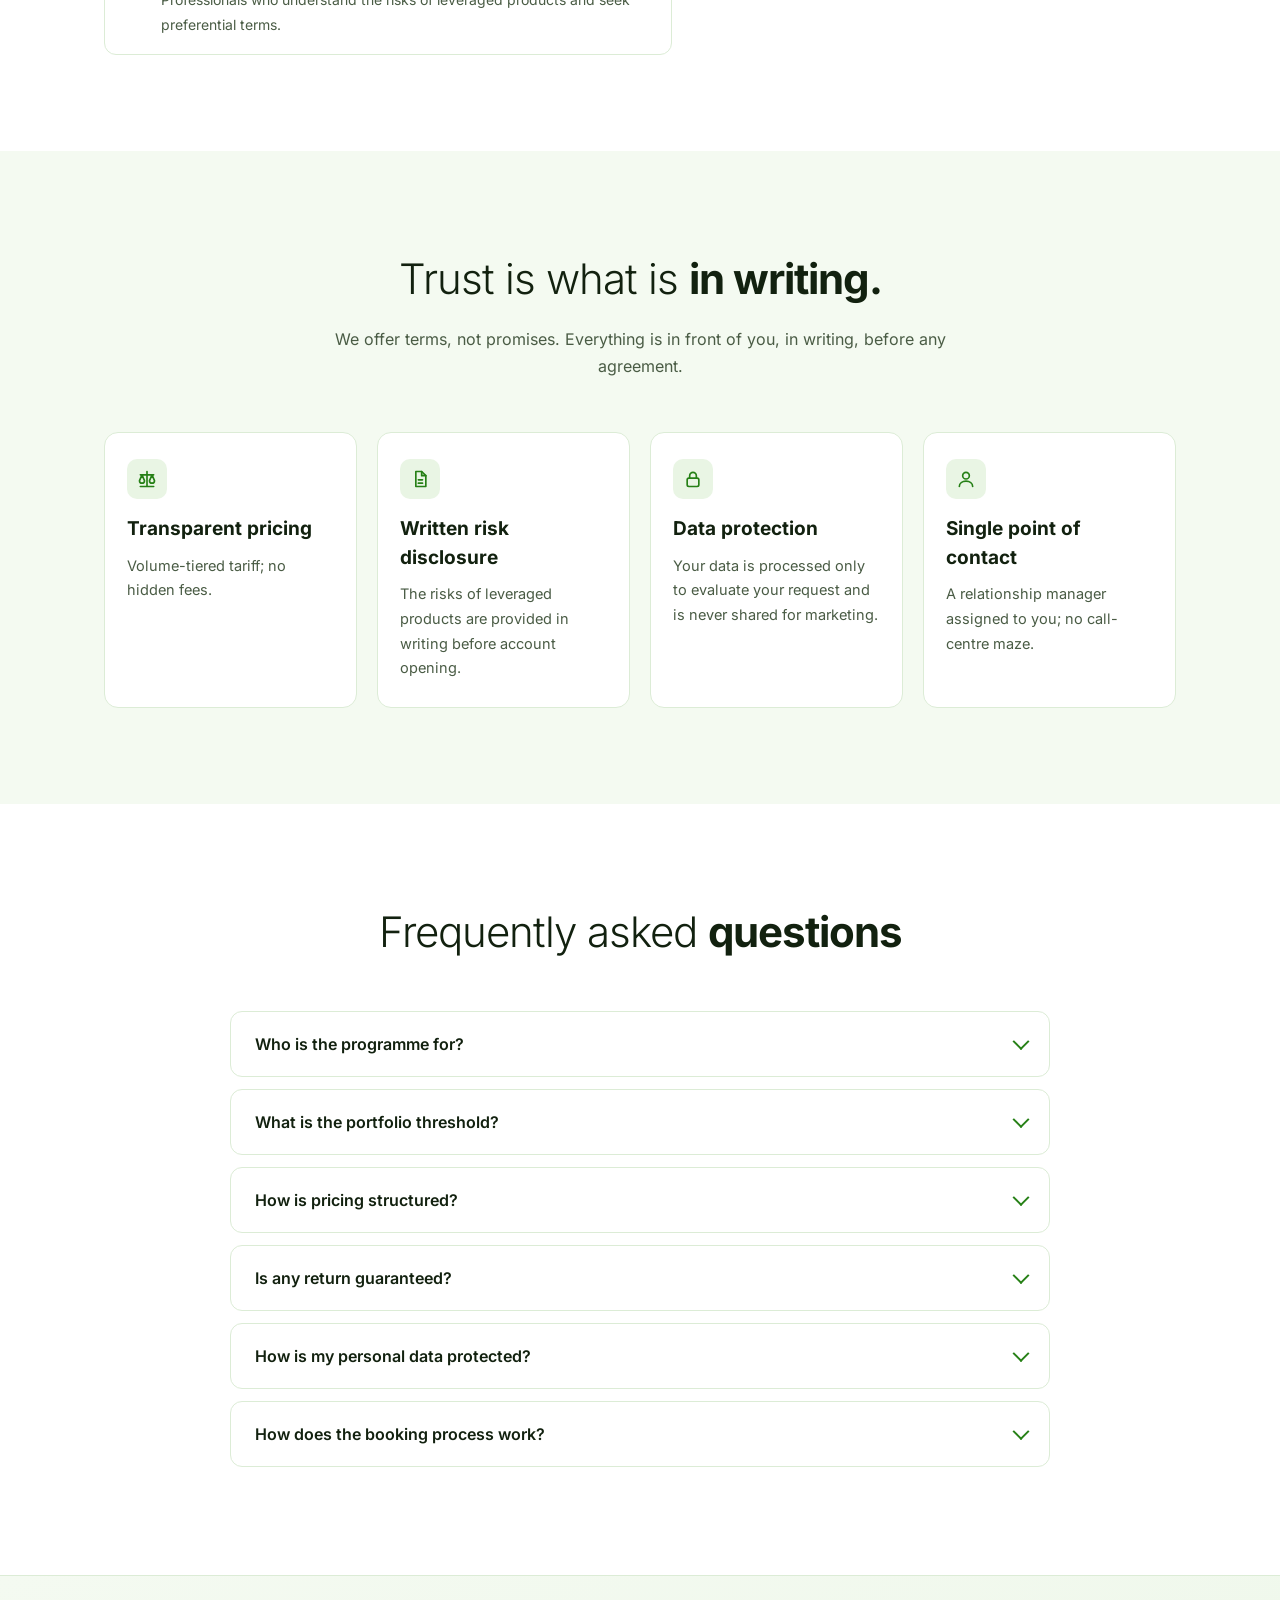
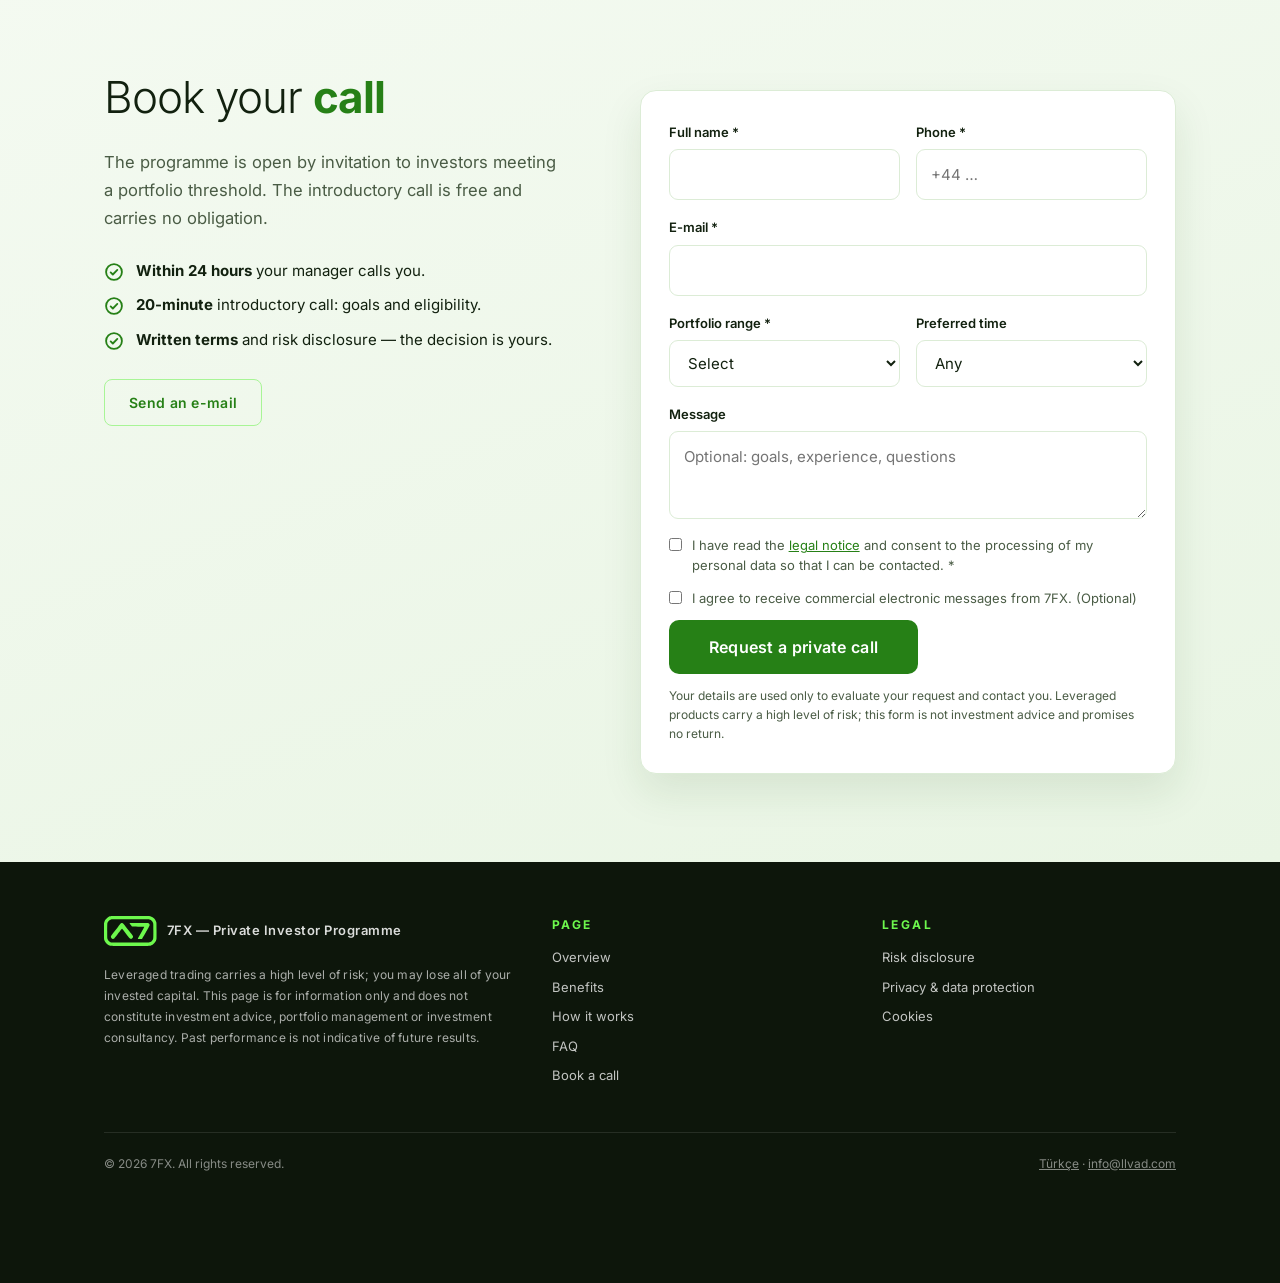
<file: en/index.html>
<!DOCTYPE html>
<html lang="en" data-root="../">
<head>
<meta charset="utf-8">
<script>document.documentElement.classList.add("js")</script>
<meta name="viewport" content="width=device-width, initial-scale=1">
<title>7FX — Private Investor Programme | High-Volume Portfolios</title>
<meta name="description" content="7FX Private Investor Programme: lower trading costs, a dedicated relationship manager and priority access for high-volume portfolios. Book an introductory call.">
<link rel="canonical" href="https://llvad.github.io/7fx-landing/en/">
<link rel="alternate" hreflang="tr" href="https://llvad.github.io/7fx-landing/">
<link rel="alternate" hreflang="en" href="https://llvad.github.io/7fx-landing/en/">
<link rel="alternate" hreflang="x-default" href="https://llvad.github.io/7fx-landing/">
<meta property="og:type" content="website">
<meta property="og:site_name" content="7FX">
<meta property="og:locale" content="en_GB">
<meta property="og:url" content="https://llvad.github.io/7fx-landing/en/">
<meta property="og:title" content="7FX — Private Investor Programme">
<meta property="og:description" content="Lower trading costs, a dedicated relationship manager and priority access for high-volume portfolios.">
<meta property="og:image" content="https://llvad.github.io/7fx-landing/assets/img/og.jpg">
<meta property="og:image:width" content="1200">
<meta property="og:image:height" content="630">
<meta name="twitter:card" content="summary_large_image">
<meta name="twitter:title" content="7FX — Private Investor Programme">
<meta name="twitter:description" content="Lower trading costs, a dedicated relationship manager and priority access for high-volume portfolios.">
<meta name="twitter:image" content="https://llvad.github.io/7fx-landing/assets/img/og.jpg">
<meta name="theme-color" content="#268016">
<link rel="icon" href="../assets/img/favicon.ico" sizes="any">
<link rel="icon" type="image/png" sizes="32x32" href="../assets/img/favicon-32.png">
<link rel="apple-touch-icon" href="../assets/img/apple-touch-icon.png">
<link rel="manifest" href="../site.webmanifest">
<link rel="preload" href="../assets/fonts/inter-latin-wght-normal.woff2" as="font" type="font/woff2" crossorigin>
<link rel="preload" href="../assets/img/poster.webp" as="image" type="image/webp">
<link rel="stylesheet" href="../assets/css/site.css">
<script type="application/ld+json">
{"@context":"https://schema.org","@graph":[
 {"@type":"Organization","@id":"https://llvad.github.io/7fx-landing/#org","name":"7FX","url":"https://llvad.github.io/7fx-landing/","logo":"https://llvad.github.io/7fx-landing/assets/img/icon-512.png"},
 {"@type":"FAQPage","mainEntity":[
  {"@type":"Question","name":"Who is the programme for?","acceptedAnswer":{"@type":"Answer","text":"High-volume private investors, family offices and corporate accounts. Admission is by invitation or after an eligibility review following the introductory call."}},
  {"@type":"Question","name":"What is the portfolio threshold?","acceptedAnswer":{"@type":"Answer","text":"The threshold is set periodically according to programme capacity and shared during the introductory call."}},
  {"@type":"Question","name":"Is any return guaranteed?","acceptedAnswer":{"@type":"Answer","text":"No. Leveraged products carry a high level of risk; no return is guaranteed and past performance is not indicative of future results."}}
 ]}
]}
</script>
</head>
<body>
<svg width="0" height="0" style="position:absolute" aria-hidden="true">
  <symbol id="i-check" viewBox="0 0 24 24" fill="none" stroke="currentColor" stroke-width="2.2" stroke-linecap="round" stroke-linejoin="round"><circle cx="12" cy="12" r="9.5"/><path d="m8 12.5 2.6 2.5L16 9.5"/></symbol>
  <symbol id="i-shield" viewBox="0 0 24 24" fill="none" stroke="currentColor" stroke-width="2" stroke-linecap="round" stroke-linejoin="round"><path d="M12 3 4.5 6v5.5c0 4.6 3.2 8.2 7.5 9.5 4.3-1.3 7.5-4.9 7.5-9.5V6L12 3Z"/><path d="m9 12 2 2 4-4.5"/></symbol>
  <symbol id="i-doc" viewBox="0 0 24 24" fill="none" stroke="currentColor" stroke-width="2" stroke-linecap="round" stroke-linejoin="round"><path d="M7 3h7l5 5v13H7z"/><path d="M14 3v5h5M10 13h5M10 17h5"/></symbol>
  <symbol id="i-lock" viewBox="0 0 24 24" fill="none" stroke="currentColor" stroke-width="2" stroke-linecap="round" stroke-linejoin="round"><rect x="5" y="11" width="14" height="10" rx="2"/><path d="M8 11V8a4 4 0 0 1 8 0v3"/></symbol>
  <symbol id="i-user" viewBox="0 0 24 24" fill="none" stroke="currentColor" stroke-width="2" stroke-linecap="round" stroke-linejoin="round"><circle cx="12" cy="8" r="4"/><path d="M4 21c0-4 3.6-6.5 8-6.5s8 2.5 8 6.5"/></symbol>
  <symbol id="i-scale" viewBox="0 0 24 24" fill="none" stroke="currentColor" stroke-width="2" stroke-linecap="round" stroke-linejoin="round"><path d="M12 3v18M4 21h16M4 7h16M6 7l-3 7a3 3 0 0 0 6 0L6 7Zm12 0-3 7a3 3 0 0 0 6 0l-3-7Z"/></symbol>
  <symbol id="i-key" viewBox="0 0 24 24" fill="none" stroke="currentColor" stroke-width="2" stroke-linecap="round" stroke-linejoin="round"><circle cx="8" cy="15" r="4"/><path d="m11 12 9-9M15 8l2.5 2.5M18 5l2 2"/></symbol>
  <symbol id="i-chart" viewBox="0 0 24 24" fill="none" stroke="currentColor" stroke-width="2" stroke-linecap="round" stroke-linejoin="round"><path d="M4 20V10M10 20V4M16 20v-7M22 20H2"/></symbol>
</svg>

<header class="top">
  <div class="wrap nav">
    <a class="brand" href="#intro" aria-label="7FX home"><!--logo--><svg class="logo" viewBox="0 0 539.325261 307.826466" aria-hidden="true" focusable="false"><g transform="translate(-52.494689,344.826466) scale(0.100000,-0.100000)"
fill="currentColor" >
<path d="M1270 3440 c-85 -10 -215 -52 -285 -92 -11 -6 -29 -16 -40 -22 -82
-44 -218 -175 -278 -269 -55 -86 -63 -100 -85 -162 -61 -174 -57 -105 -57
-985 0 -885 -3 -835 62 -1000 55 -140 183 -298 312 -383 61 -41 87 -54 196
-102 22 -9 89 -26 149 -36 104 -18 188 -19 1971 -19 1808 0 1866 1 1977 20
155 27 233 58 348 139 201 141 323 325 371 563 6 27 8 366 7 840 -3 785 -3
794 -25 871 -99 350 -397 604 -748 638 -110 10 -3784 9 -3875 -1z m3923 -352
c196 -59 336 -208 381 -405 14 -63 16 -162 16 -780 0 -774 0 -775 -59 -892
-37 -73 -120 -164 -189 -208 -29 -19 -86 -45 -128 -59 -75 -24 -75 -24 -1995
-24 -1908 0 -1920 0 -1980 20 -100 34 -160 71 -229 140 -71 70 -118 155 -142
250 -20 82 -19 1491 1 1570 47 188 191 333 386 391 57 16 170 18 1963 18 1904
1 1904 1 1975 -21z"/>
<path d="M2330 2721 c-71 -14 -87 -31 -355 -381 -60 -79 -159 -207 -219 -285
-493 -632 -514 -661 -522 -716 -17 -124 82 -238 207 -239 59 0 107 16 143 49
15 14 75 87 132 161 57 74 156 203 220 285 64 83 162 211 219 285 154 201 199
255 217 258 10 2 46 -36 102 -110 85 -112 269 -350 481 -622 61 -77 127 -163
147 -191 57 -79 119 -115 198 -115 144 0 249 153 195 284 -15 35 -79 123 -249
341 -43 55 -144 185 -224 289 -194 249 -411 527 -467 599 -73 92 -141 124
-225 108z"/>
<path d="M3154 2716 c-7 -19 -8 -17 100 -161 102 -134 147 -182 182 -195 14
-6 269 -10 590 -10 310 0 578 -3 594 -6 52 -11 51 -15 -49 -186 -30 -51 -74
-131 -99 -178 -25 -47 -60 -109 -79 -138 -18 -29 -33 -54 -33 -57 0 -2 -84
-151 -186 -331 -146 -256 -185 -331 -177 -343 9 -14 40 -16 215 -19 204 -2
204 -2 230 25 20 22 206 341 350 603 14 25 35 62 47 83 11 20 30 53 41 72 52
90 65 114 95 170 18 33 74 131 124 219 50 87 96 179 102 203 24 91 -10 181
-88 233 -37 25 -37 25 -995 28 -835 2 -959 0 -964 -12z"/>
</g></svg><!--/logo--><span class="txt">7FX</span></a>
    <nav class="navlinks" aria-label="On this page">
      <a href="#intro">Overview</a>
      <a href="#benefits">Benefits</a>
      <a href="#how">How it works</a>
      <a href="#faq">FAQ</a>
      <a href="#book">Book a call</a>
    </nav>
    <div class="navright">
      <a class="lang" href="../" hreflang="tr" lang="tr">TR</a>
      <a class="btn" href="#book" data-cta="header">Book a call</a>
    </div>
  </div>
</header>

<main>
<section class="hero" id="intro">
  <div class="wrap">
    <div class="eyebrow">PRIVATE INVESTOR PROGRAMME</div>
    <h1 data-var="h1">The Scale of Your Capital<br>Is Your <b>Strength.</b></h1>
    <p class="lead" data-var="lead">A programme designed for high-volume portfolios: institutional-grade risk controls, a dedicated relationship manager and priority market access.</p>
    <div class="actions">
      <a class="btn big" href="#book" data-cta="hero">Request an introductory call</a>
      <a class="btn big ghost" href="#" data-wa="hero">Message on WhatsApp</a>
    </div>
    <div class="video">
      <div class="vframe">
        <video data-hero controls preload="none" playsinline poster="../assets/img/poster.webp" aria-label="7FX introduction film">
          <source src="../assets/video/7fx-1080.webm" type="video/webm">
          <source src="../assets/video/7fx-1080.mp4" type="video/mp4">
          <source data-mobile src="../assets/video/7fx-720.mp4" type="video/mp4">
          <track kind="captions" srclang="tr" label="Türkçe" src="../assets/video/7fx-tr.vtt">
          Your browser does not support video playback.
        </video>
      </div>
      <div class="vcaption">7FX introduction film — about one minute (Turkish audio)</div>
    </div>
    <div class="stats">
      <div class="stat reveal"><div class="v">24/7</div><div class="l">DEDICATED<br>RELATIONSHIP MANAGER</div></div>
      <div class="stat reveal"><div class="v" data-count="0.02" data-dec="2" data-suf="%">0.02%</div><div class="l">TRADING COST<br>PER VOLUME</div></div>
      <div class="stat reveal"><div class="v" data-count="24" data-suf=" h">24 h</div><div class="l">RESPONSE TIME<br>FOR INTRO CALL</div></div>
    </div>
  </div>
</section>

<section class="sec" id="benefits">
  <div class="wrap">
    <h2>Scale is more than <b>size.</b></h2>
    <p class="sub">Large capital operates under different rules. The programme arranges those rules in your favour.</p>
    <div class="grid">
      <div class="card reveal"><div class="ic"><svg><use href="#i-chart"/></svg></div><div class="n">01</div><h3>Scale advantage</h3><p>As volume grows, trading costs fall and terms improve. Tiered pricing built for large portfolios.</p></div>
      <div class="card reveal"><div class="ic"><svg><use href="#i-shield"/></svg></div><div class="n">02</div><h3>Institutional discipline</h3><p>Institutional-grade risk controls, data-driven analysis and every term shared in writing.</p></div>
      <div class="card reveal"><div class="ic"><svg><use href="#i-key"/></svg></div><div class="n">03</div><h3>Priority access</h3><p>Opportunities not open to the public, priority allocation and a single dedicated point of contact.</p></div>
    </div>
  </div>
</section>

<section class="sec alt" id="how">
  <div class="wrap">
    <h2>Start in <b>three steps.</b></h2>
    <p class="sub">The process is short and transparent; you know what happens and when, at every step.</p>
    <div class="steps">
      <div class="step reveal"><div class="num">1</div><h3>Submit a request</h3><p>Fill in the form or message us on WhatsApp. Your portfolio range routes you to the right manager.</p><span class="t">2 MINUTES</span></div>
      <div class="step reveal"><div class="num">2</div><h3>Introductory call</h3><p>Your manager calls within 24 hours. A 20-minute conversation about your goals, experience and eligibility.</p><span class="t">WITHIN 24 HOURS</span></div>
      <div class="step reveal"><div class="num">3</div><h3>Programme plan</h3><p>Your personal terms, pricing and written risk disclosure. Account opening is completed with your approval.</p><span class="t">IN WRITING</span></div>
    </div>
  </div>
</section>

<section class="sec" id="who">
  <div class="wrap">
    <h2>Who is the programme <b>for?</b></h2>
    <div class="who">
      <ul>
        <li class="reveal"><svg><use href="#i-check"/></svg><div><b>High-volume private investors</b><span>Active investors who want their portfolio handled with institutional discipline from a single point of contact.</span></div></li>
        <li class="reveal"><svg><use href="#i-check"/></svg><div><b>Family offices and corporate accounts</b><span>Structures managing multiple accounts with reporting and authorisation needs.</span></div></li>
        <li class="reveal"><svg><use href="#i-check"/></svg><div><b>Experienced, active traders</b><span>Professionals who understand the risks of leveraged products and seek preferential terms.</span></div></li>
      </ul>
      <div class="note reveal">
        <div class="k">BY INVITATION</div>
        <p>The programme is open to investors who meet a portfolio threshold, within periodic capacity. The threshold and current capacity are shared during the introductory call; the eligibility review is free and carries no obligation.</p>
        <a class="btn" href="#book" data-cta="who">Check my eligibility</a>
      </div>
    </div>
  </div>
</section>

<section class="sec alt" id="trust">
  <div class="wrap">
    <h2>Trust is what is <b>in writing.</b></h2>
    <p class="sub">We offer terms, not promises. Everything is in front of you, in writing, before any agreement.</p>
    <div class="trust">
      <div class="card reveal"><div class="ic"><svg><use href="#i-scale"/></svg></div><h3>Transparent pricing</h3><p>Volume-tiered tariff; no hidden fees.</p></div>
      <div class="card reveal"><div class="ic"><svg><use href="#i-doc"/></svg></div><h3>Written risk disclosure</h3><p>The risks of leveraged products are provided in writing before account opening.</p></div>
      <div class="card reveal"><div class="ic"><svg><use href="#i-lock"/></svg></div><h3>Data protection</h3><p>Your data is processed only to evaluate your request and is never shared for marketing.</p></div>
      <div class="card reveal"><div class="ic"><svg><use href="#i-user"/></svg></div><h3>Single point of contact</h3><p>A relationship manager assigned to you; no call-centre maze.</p></div>
    </div>
    <div class="corp" data-corp hidden>
      <div data-corp-item><b>Company:</b> <span data-co="name"></span></div>
      <div data-corp-item><b>Address:</b> <span data-co="address"></span></div>
      <div data-corp-item><b>MERSİS:</b> <span data-co="mersis"></span></div>
      <div data-corp-item><b>Authorisation:</b> <span data-co="licence"></span></div>
      <div data-corp-item><b>Phone:</b> <a data-co="phone"></a></div>
    </div>
  </div>
</section>

<section class="sec" id="faq">
  <div class="wrap">
    <h2>Frequently asked <b>questions</b></h2>
    <div class="faq">
      <details><summary>Who is the programme for?</summary><p>High-volume private investors, family offices and corporate accounts. Admission is by invitation or after an eligibility review following the introductory call.</p></details>
      <details><summary>What is the portfolio threshold?</summary><p>The threshold is set periodically according to programme capacity and shared during the introductory call. The portfolio range in the form only routes you to the right manager.</p></details>
      <details><summary>How is pricing structured?</summary><p>Volume-tiered, written and transparent. There are no hidden fees; all terms are provided in writing before any agreement.</p></details>
      <details><summary>Is any return guaranteed?</summary><p>No. Leveraged products carry a high level of risk; no return is guaranteed and past performance is not indicative of future results. The programme offers preferential terms and service, not outcomes.</p></details>
      <details><summary>How is my personal data protected?</summary><p>It is processed under Turkish data-protection law (KVKK) solely to evaluate your request and contact you; it is not shared with third parties for marketing. See the <a href="legal.html">legal notice</a>.</p></details>
      <details><summary>How does the booking process work?</summary><p>Fill in the form or message us on WhatsApp; your manager calls within 24 hours. A 20-minute introductory call covers goals and eligibility; if suitable, you receive a personal programme plan and written risk disclosure.</p></details>
    </div>
  </div>
</section>

<section class="cta" id="book">
  <div class="wrap ctagrid">
    <div class="side">
      <h2>Book your <b>call</b></h2>
      <p class="intro">The programme is open by invitation to investors meeting a portfolio threshold. The introductory call is free and carries no obligation.</p>
      <ul class="list">
        <li><svg><use href="#i-check"/></svg><span><b>Within 24 hours</b> your manager calls you.</span></li>
        <li><svg><use href="#i-check"/></svg><span><b>20-minute</b> introductory call: goals and eligibility.</span></li>
        <li><svg><use href="#i-check"/></svg><span><b>Written terms</b> and risk disclosure — the decision is yours.</span></li>
      </ul>
      <div class="alt">
        <a class="btn wa" href="#" data-wa="book">Message on WhatsApp</a>
        <a class="btn ghost" href="#" data-mailto="7FX Appointment Request">Send an e-mail</a>
      </div>
      <div class="cal" id="cal" hidden></div>
    </div>
    <form class="lead" data-lead="randevu" novalidate>
      <div class="f2">
        <div class="field"><label for="f-name">Full name *</label><input id="f-name" name="name" type="text" autocomplete="name" required minlength="3" maxlength="80"></div>
        <div class="field"><label for="f-phone">Phone *</label><input id="f-phone" name="phone" type="tel" autocomplete="tel" inputmode="tel" required pattern="[+0-9 ()-]{10,20}" placeholder="+44 …"></div>
      </div>
      <div class="field"><label for="f-email">E-mail *</label><input id="f-email" name="email" type="email" autocomplete="email" required maxlength="120"></div>
      <div class="f2">
        <div class="field"><label for="f-portfolio">Portfolio range *</label>
          <select id="f-portfolio" name="portfolio" required>
            <option value="">Select</option><option>Under 100,000 USD</option><option>100,000 – 250,000 USD</option><option>250,000 – 1,000,000 USD</option><option>1,000,000 USD and above</option><option>Prefer not to say</option>
          </select></div>
        <div class="field"><label for="f-time">Preferred time</label>
          <select id="f-time" name="time"><option value="">Any</option><option>Weekdays 09:00–12:00</option><option>Weekdays 12:00–17:00</option><option>Weekdays 17:00–20:00</option><option>Weekend</option></select></div>
      </div>
      <div class="field"><label for="f-msg">Message</label><textarea id="f-msg" name="message" maxlength="1000" placeholder="Optional: goals, experience, questions"></textarea></div>
      <label class="check"><input type="checkbox" name="kvkk" value="yes" required><span>I have read the <a href="legal.html" target="_blank" rel="noopener">legal notice</a> and consent to the processing of my personal data so that I can be contacted. *</span></label>
      <label class="check"><input type="checkbox" name="marketing" value="yes"><span>I agree to receive commercial electronic messages from 7FX. (Optional)</span></label>
      <div class="hp" aria-hidden="true"><label>Website<input type="text" name="_honey" tabindex="-1" autocomplete="off"></label></div>
      <div data-turnstile></div>
      <button class="btn big" type="submit" data-cta="form">Request a private call</button>
      <div class="msg" role="status" aria-live="polite"></div>
      <p class="fine">Your details are used only to evaluate your request and contact you. Leveraged products carry a high level of risk; this form is not investment advice and promises no return.</p>
    </form>
  </div>
</section>
</main>

<footer class="foot">
  <div class="wrap">
    <div class="fgrid">
      <div>
        <div class="flogo"><!--logo--><svg class="logo" viewBox="0 0 539.325261 307.826466" aria-hidden="true" focusable="false"><g transform="translate(-52.494689,344.826466) scale(0.100000,-0.100000)"
fill="currentColor" >
<path d="M1270 3440 c-85 -10 -215 -52 -285 -92 -11 -6 -29 -16 -40 -22 -82
-44 -218 -175 -278 -269 -55 -86 -63 -100 -85 -162 -61 -174 -57 -105 -57
-985 0 -885 -3 -835 62 -1000 55 -140 183 -298 312 -383 61 -41 87 -54 196
-102 22 -9 89 -26 149 -36 104 -18 188 -19 1971 -19 1808 0 1866 1 1977 20
155 27 233 58 348 139 201 141 323 325 371 563 6 27 8 366 7 840 -3 785 -3
794 -25 871 -99 350 -397 604 -748 638 -110 10 -3784 9 -3875 -1z m3923 -352
c196 -59 336 -208 381 -405 14 -63 16 -162 16 -780 0 -774 0 -775 -59 -892
-37 -73 -120 -164 -189 -208 -29 -19 -86 -45 -128 -59 -75 -24 -75 -24 -1995
-24 -1908 0 -1920 0 -1980 20 -100 34 -160 71 -229 140 -71 70 -118 155 -142
250 -20 82 -19 1491 1 1570 47 188 191 333 386 391 57 16 170 18 1963 18 1904
1 1904 1 1975 -21z"/>
<path d="M2330 2721 c-71 -14 -87 -31 -355 -381 -60 -79 -159 -207 -219 -285
-493 -632 -514 -661 -522 -716 -17 -124 82 -238 207 -239 59 0 107 16 143 49
15 14 75 87 132 161 57 74 156 203 220 285 64 83 162 211 219 285 154 201 199
255 217 258 10 2 46 -36 102 -110 85 -112 269 -350 481 -622 61 -77 127 -163
147 -191 57 -79 119 -115 198 -115 144 0 249 153 195 284 -15 35 -79 123 -249
341 -43 55 -144 185 -224 289 -194 249 -411 527 -467 599 -73 92 -141 124
-225 108z"/>
<path d="M3154 2716 c-7 -19 -8 -17 100 -161 102 -134 147 -182 182 -195 14
-6 269 -10 590 -10 310 0 578 -3 594 -6 52 -11 51 -15 -49 -186 -30 -51 -74
-131 -99 -178 -25 -47 -60 -109 -79 -138 -18 -29 -33 -54 -33 -57 0 -2 -84
-151 -186 -331 -146 -256 -185 -331 -177 -343 9 -14 40 -16 215 -19 204 -2
204 -2 230 25 20 22 206 341 350 603 14 25 35 62 47 83 11 20 30 53 41 72 52
90 65 114 95 170 18 33 74 131 124 219 50 87 96 179 102 203 24 91 -10 181
-88 233 -37 25 -37 25 -995 28 -835 2 -959 0 -964 -12z"/>
</g></svg><!--/logo--><span>7FX — Private Investor Programme</span></div>
        <p class="dis">Leveraged trading carries a high level of risk; you may lose all of your invested capital. This page is for information only and does not constitute investment advice, portfolio management or investment consultancy. Past performance is not indicative of future results.</p>
        <p class="corp-f" data-corp hidden><span data-corp-item><span data-co="name"></span> · </span><span data-corp-item><span data-co="address"></span> · </span><span data-corp-item>MERSİS <span data-co="mersis"></span></span></p>
      </div>
      <div class="fcol">
        <h3>PAGE</h3>
        <a href="#intro">Overview</a><a href="#benefits">Benefits</a><a href="#how">How it works</a><a href="#faq">FAQ</a><a href="#book">Book a call</a>
      </div>
      <div class="fcol">
        <h3>LEGAL</h3>
        <a href="legal.html#risk">Risk disclosure</a><a href="legal.html#privacy">Privacy &amp; data protection</a><a href="legal.html#cookies">Cookies</a>
        <a href="#" data-portal>Client login ↗</a>
      </div>
    </div>
    <div class="fbot">
      <span>© <span data-year>2026</span> 7FX. All rights reserved.</span>
      <span><a href="../" hreflang="tr" lang="tr">Türkçe</a> · <a data-co="email" href="mailto:info@llvad.com">info@llvad.com</a></span>
    </div>
  </div>
</footer>

<div class="mbar">
  <a class="btn" href="#book" data-cta="mbar">Book a call</a>
  <a class="btn wa" href="#" data-wa="mbar">WhatsApp</a>
</div>

<div class="consent" id="consent" role="dialog" aria-label="Cookie preference">
  <p>We use cookies to measure the experience. Analytics cookies load only with your consent; see <a href="legal.html#cookies">Cookies</a>.</p>
  <button class="btn ghost" type="button" data-consent="reject">Decline</button>
  <button class="btn" type="button" data-consent="accept">Accept</button>
</div>

<script src="../assets/js/config.js" defer></script>
<script src="../assets/js/site.js" defer></script>
</body>
</html>
</file>
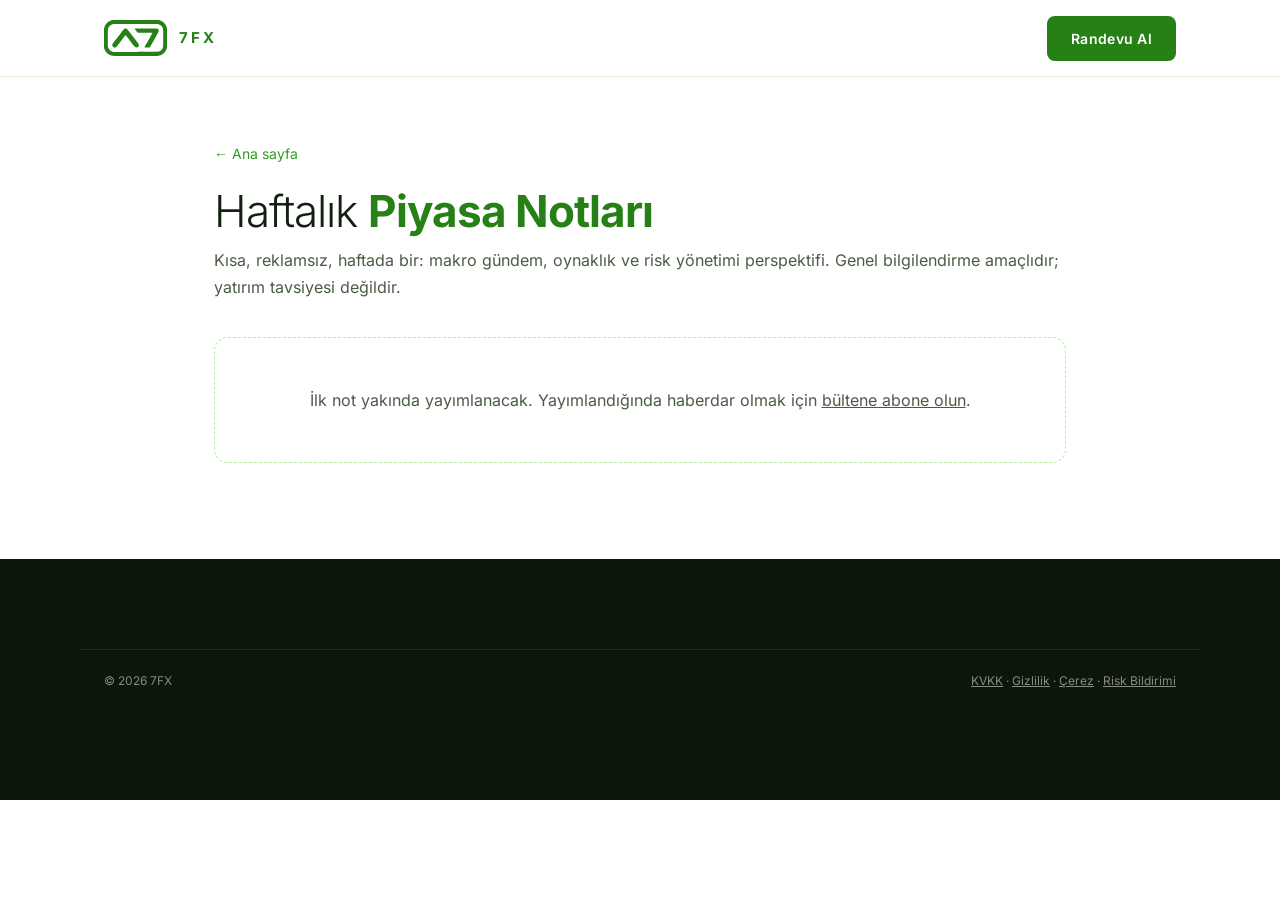
<file: notlar/index.html>
<!DOCTYPE html>
<html lang="tr" data-root="../">
<head>
<meta charset="utf-8"><meta name="viewport" content="width=device-width, initial-scale=1">
<title>Piyasa Notları — 7FX</title>
<meta name="description" content="7FX haftalık piyasa notları: makro gündem, oynaklık ve risk yönetimi perspektifi.">
<link rel="canonical" href="https://llvad.github.io/7fx-landing/notlar/">
<link rel="icon" href="../assets/img/favicon.ico" sizes="any"><link rel="apple-touch-icon" href="../assets/img/apple-touch-icon.png">
<meta name="theme-color" content="#268016">
<link rel="stylesheet" href="../assets/css/site.css">
</head>
<body>
<header class="top"><div class="wrap nav">
  <a class="brand" href="../"><!--logo--><svg class="logo" viewBox="0 0 539.325261 307.826466" aria-hidden="true" focusable="false"><g transform="translate(-52.494689,344.826466) scale(0.100000,-0.100000)"
fill="currentColor" >
<path d="M1270 3440 c-85 -10 -215 -52 -285 -92 -11 -6 -29 -16 -40 -22 -82
-44 -218 -175 -278 -269 -55 -86 -63 -100 -85 -162 -61 -174 -57 -105 -57
-985 0 -885 -3 -835 62 -1000 55 -140 183 -298 312 -383 61 -41 87 -54 196
-102 22 -9 89 -26 149 -36 104 -18 188 -19 1971 -19 1808 0 1866 1 1977 20
155 27 233 58 348 139 201 141 323 325 371 563 6 27 8 366 7 840 -3 785 -3
794 -25 871 -99 350 -397 604 -748 638 -110 10 -3784 9 -3875 -1z m3923 -352
c196 -59 336 -208 381 -405 14 -63 16 -162 16 -780 0 -774 0 -775 -59 -892
-37 -73 -120 -164 -189 -208 -29 -19 -86 -45 -128 -59 -75 -24 -75 -24 -1995
-24 -1908 0 -1920 0 -1980 20 -100 34 -160 71 -229 140 -71 70 -118 155 -142
250 -20 82 -19 1491 1 1570 47 188 191 333 386 391 57 16 170 18 1963 18 1904
1 1904 1 1975 -21z"/>
<path d="M2330 2721 c-71 -14 -87 -31 -355 -381 -60 -79 -159 -207 -219 -285
-493 -632 -514 -661 -522 -716 -17 -124 82 -238 207 -239 59 0 107 16 143 49
15 14 75 87 132 161 57 74 156 203 220 285 64 83 162 211 219 285 154 201 199
255 217 258 10 2 46 -36 102 -110 85 -112 269 -350 481 -622 61 -77 127 -163
147 -191 57 -79 119 -115 198 -115 144 0 249 153 195 284 -15 35 -79 123 -249
341 -43 55 -144 185 -224 289 -194 249 -411 527 -467 599 -73 92 -141 124
-225 108z"/>
<path d="M3154 2716 c-7 -19 -8 -17 100 -161 102 -134 147 -182 182 -195 14
-6 269 -10 590 -10 310 0 578 -3 594 -6 52 -11 51 -15 -49 -186 -30 -51 -74
-131 -99 -178 -25 -47 -60 -109 -79 -138 -18 -29 -33 -54 -33 -57 0 -2 -84
-151 -186 -331 -146 -256 -185 -331 -177 -343 9 -14 40 -16 215 -19 204 -2
204 -2 230 25 20 22 206 341 350 603 14 25 35 62 47 83 11 20 30 53 41 72 52
90 65 114 95 170 18 33 74 131 124 219 50 87 96 179 102 203 24 91 -10 181
-88 233 -37 25 -37 25 -995 28 -835 2 -959 0 -964 -12z"/>
</g></svg><!--/logo--><span class="txt">7FX</span></a>
  <div class="navright"><a class="btn" href="../#randevu">Randevu Al</a></div>
</div></header>
<main class="notes">
  <a class="back" href="../" style="display:inline-block;margin-bottom:24px;color:#2E9E1E;text-decoration:none;font-size:14px">← Ana sayfa</a>
  <h1>Haftalık <b>Piyasa Notları</b></h1>
  <p class="intro">Kısa, reklamsız, haftada bir: makro gündem, oynaklık ve risk yönetimi perspektifi. Genel bilgilendirme amaçlıdır; yatırım tavsiyesi değildir.</p>
  <!-- Yeni not eklemek için: notlar/_sablon.html dosyasını kopyalayıp doldurun, sonra aşağıya en üste bir <article> ekleyin. -->
  <div class="empty">İlk not yakında yayımlanacak. Yayımlandığında haberdar olmak için <a href="../#bulten">bültene abone olun</a>.</div>
</main>
<footer class="foot"><div class="wrap fbot">
  <span>© <span data-year>2026</span> 7FX</span>
  <span><a href="../yasal/kvkk.html">KVKK</a> · <a href="../yasal/gizlilik.html">Gizlilik</a> · <a href="../yasal/cerez.html">Çerez</a> · <a href="../yasal/risk-bildirimi.html">Risk Bildirimi</a></span>
</div></footer>
<script src="../assets/js/config.js" defer></script><script src="../assets/js/site.js" defer></script>
</body>
</html>
</file>
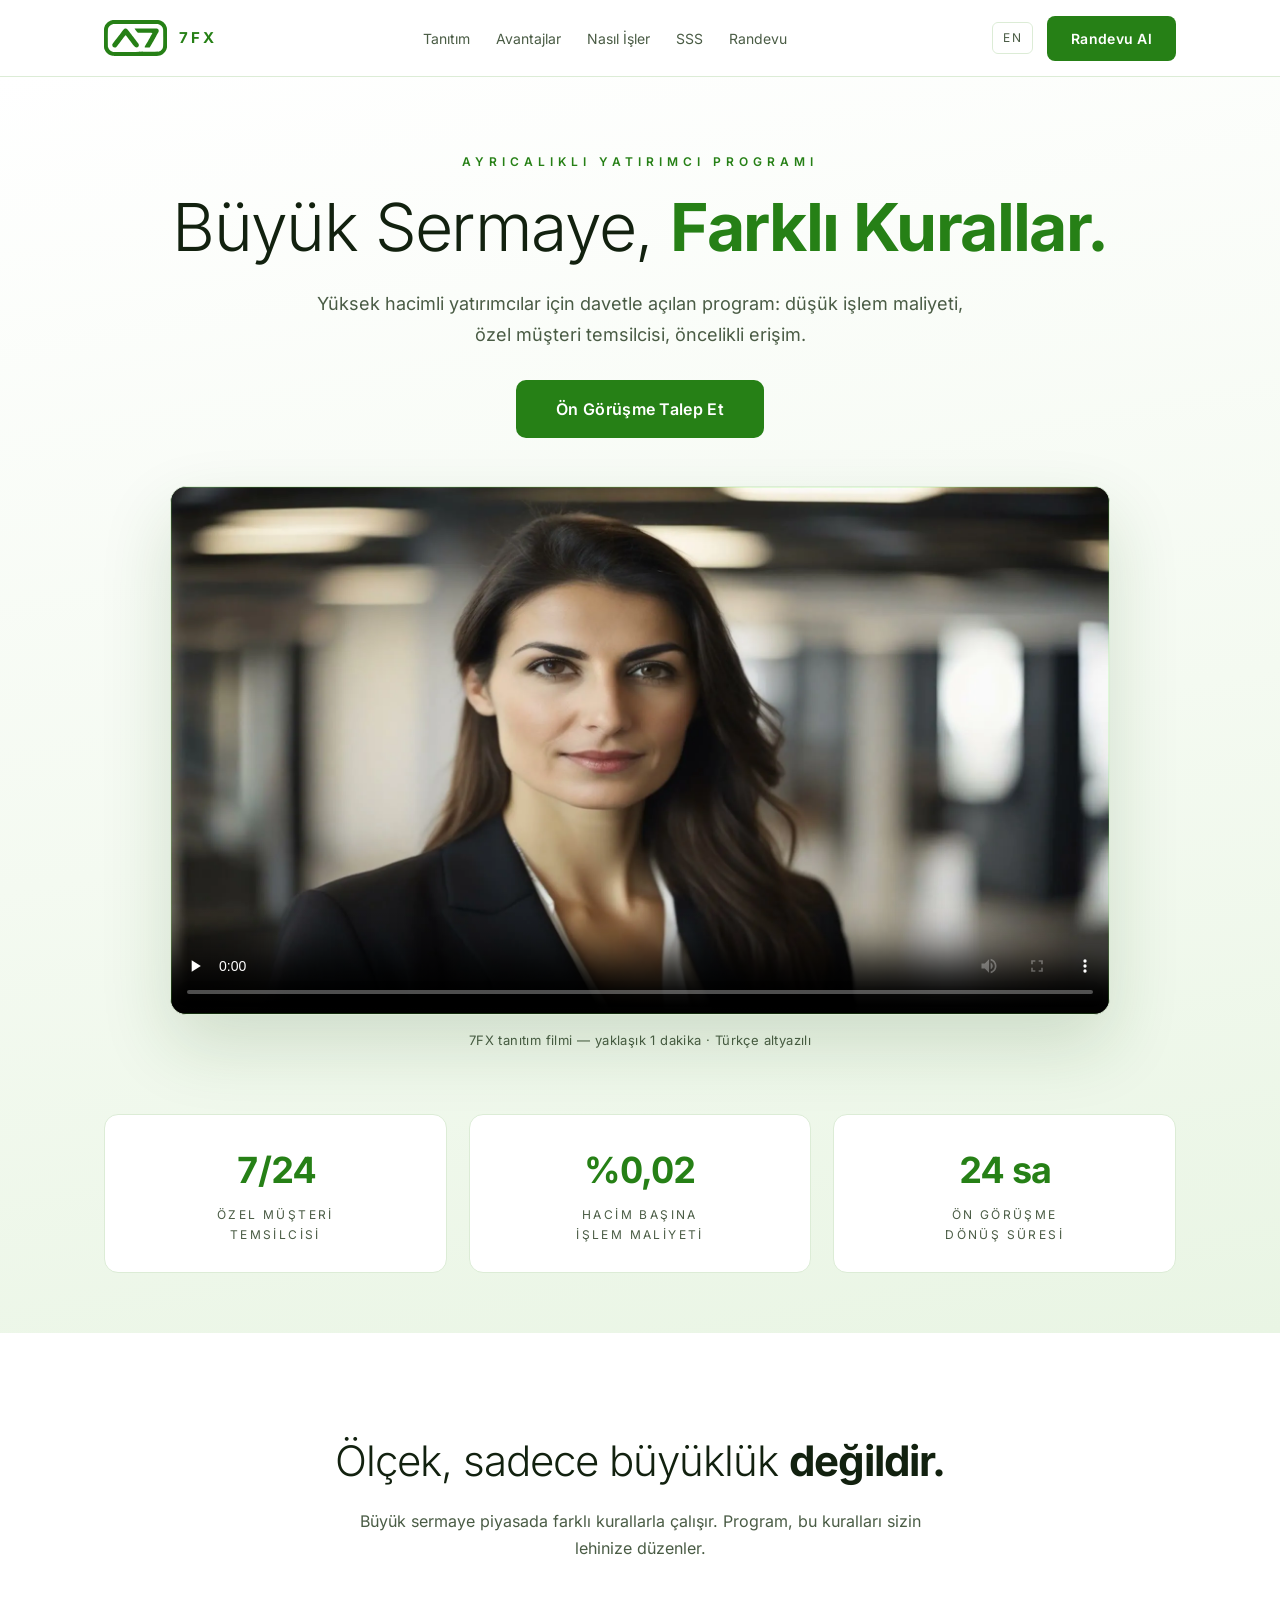
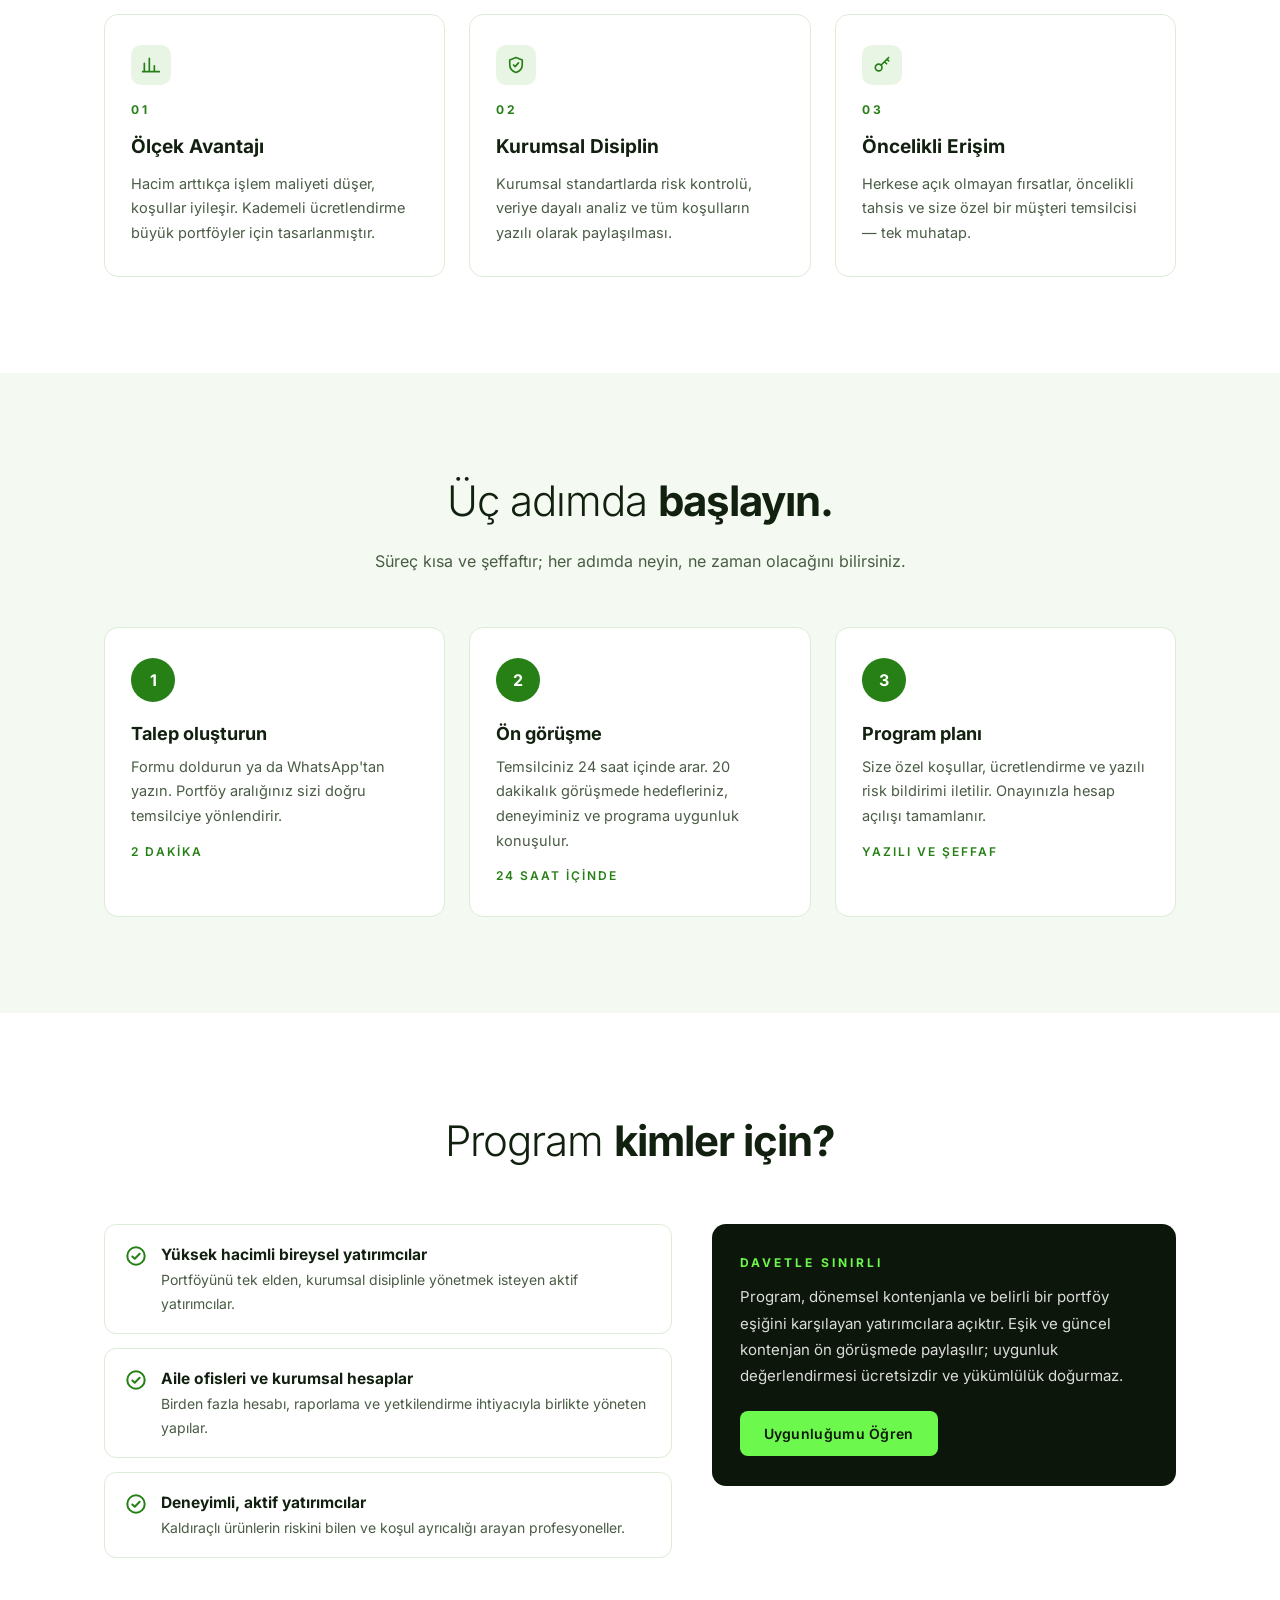
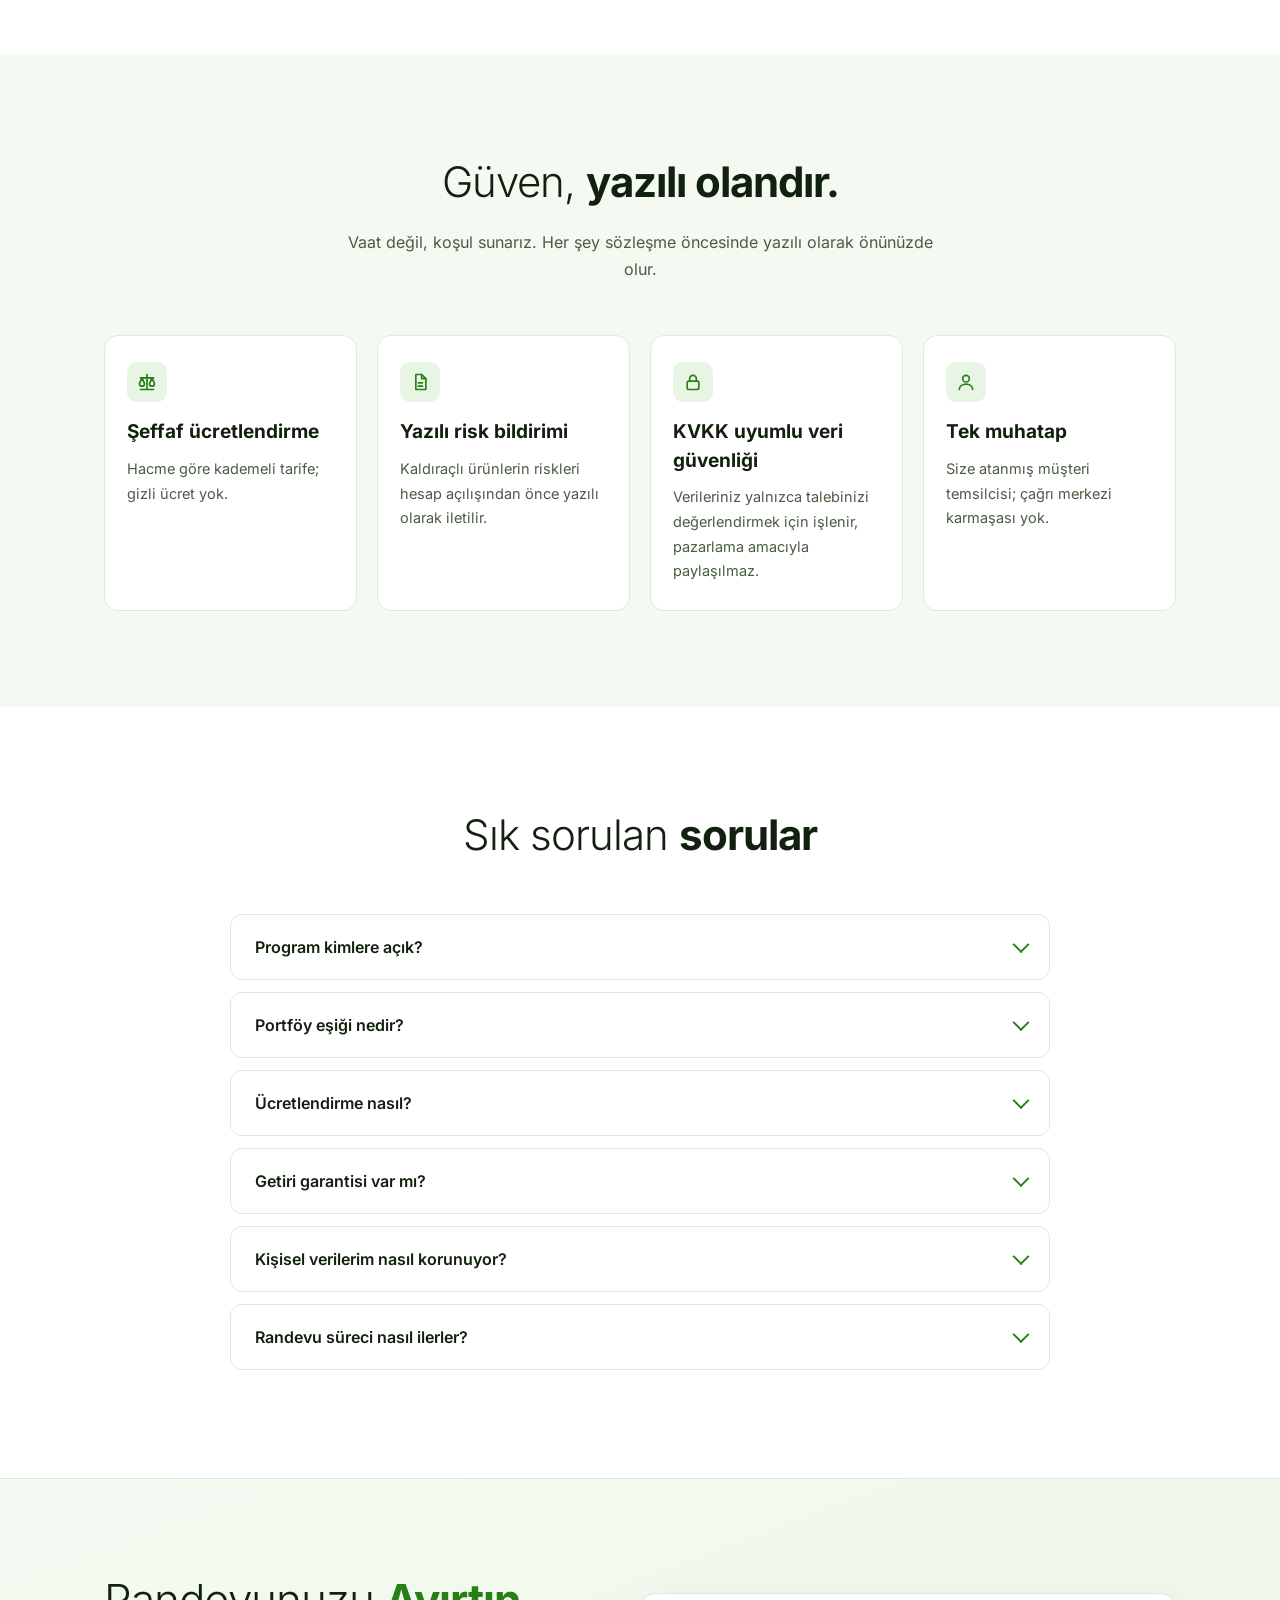
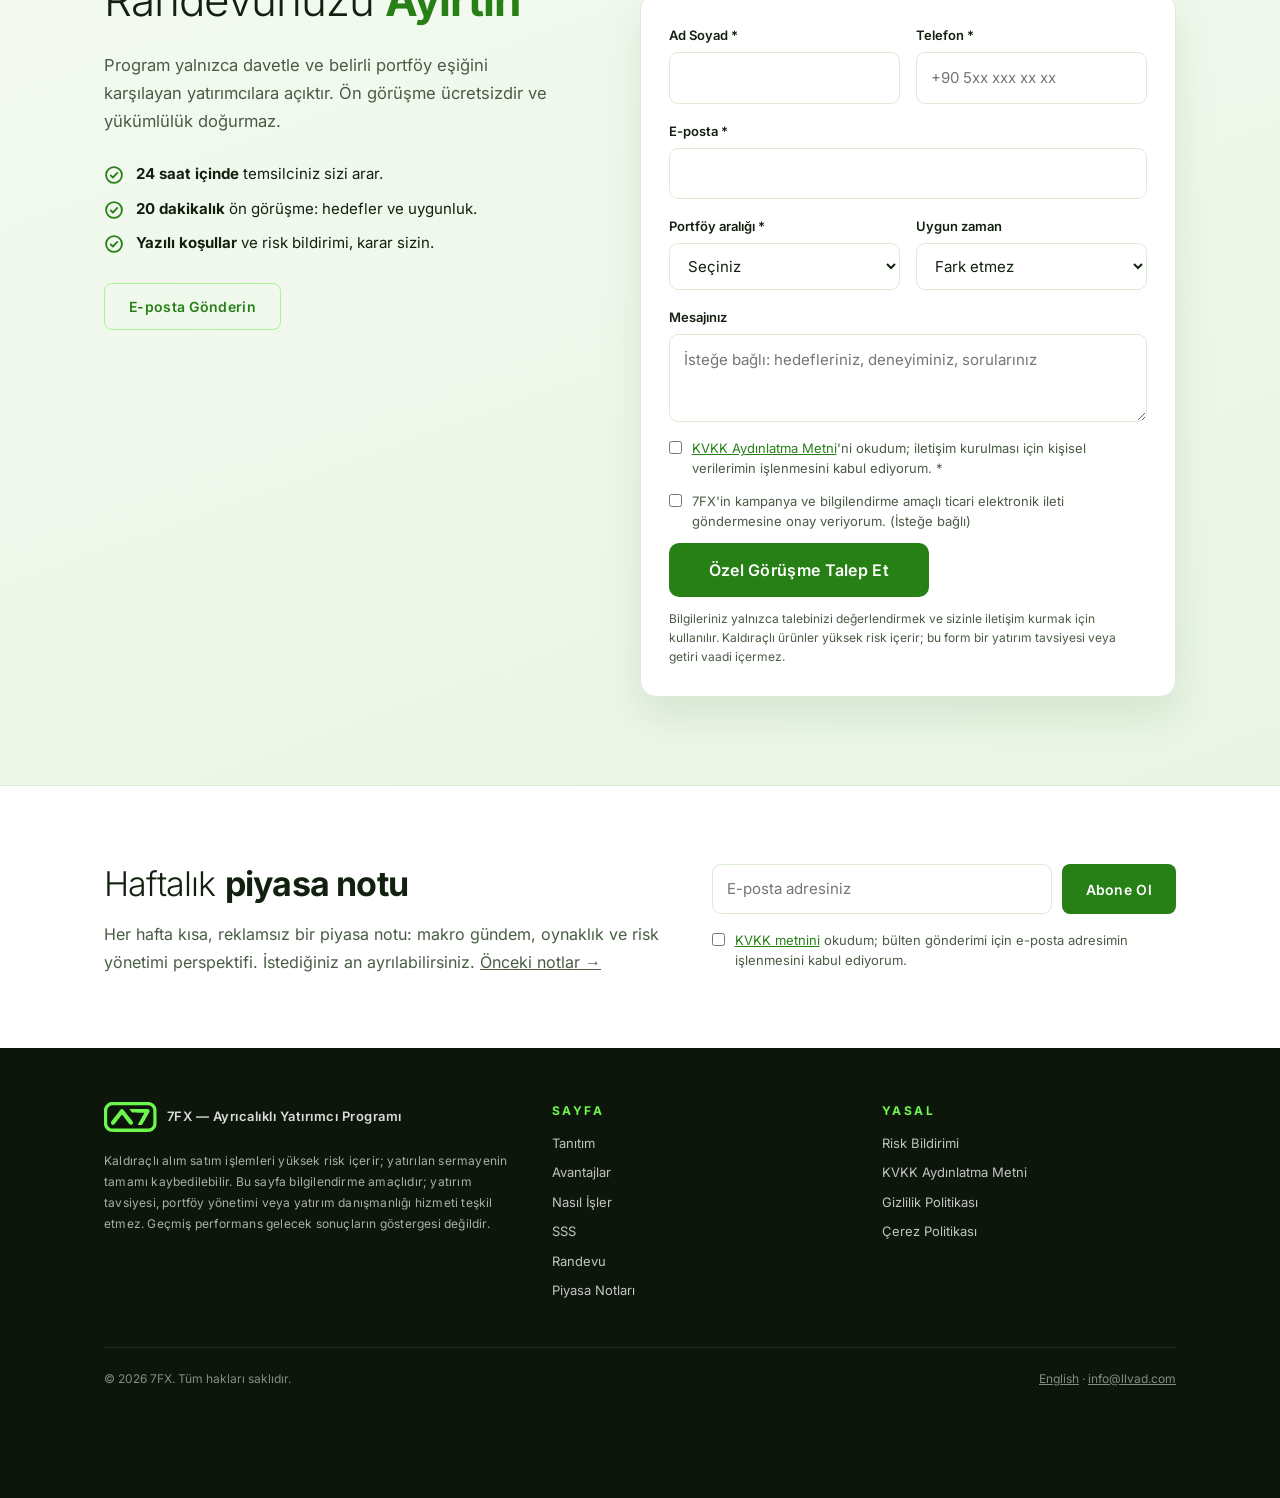
<file: lp/a/index.html>
<!DOCTYPE html>
<html lang="tr" data-root="../../" data-variant="a">
<head>
<meta charset="utf-8">
<script>document.documentElement.classList.add("js")</script>
<meta name="viewport" content="width=device-width, initial-scale=1">
<title>7FX — Ayrıcalıklı Yatırımcı Programı (A)</title>
<meta name="description" content="7FX Ayrıcalıklı Yatırımcı Programı: yüksek hacimli portföyler için düşük işlem maliyeti, özel müşteri temsilcisi ve öncelikli erişim. Ön görüşme için randevu alın.">
<link rel="canonical" href="https://llvad.github.io/7fx-landing/">
<meta name="robots" content="noindex,follow">
<link rel="alternate" hreflang="tr" href="https://llvad.github.io/7fx-landing/">
<link rel="alternate" hreflang="en" href="https://llvad.github.io/7fx-landing/en/">
<link rel="alternate" hreflang="x-default" href="https://llvad.github.io/7fx-landing/">
<meta property="og:type" content="website">
<meta property="og:site_name" content="7FX">
<meta property="og:locale" content="tr_TR">
<meta property="og:url" content="https://llvad.github.io/7fx-landing/">
<meta property="og:title" content="7FX — Ayrıcalıklı Yatırımcı Programı">
<meta property="og:description" content="Yüksek hacimli portföyler için düşük işlem maliyeti, özel müşteri temsilcisi ve öncelikli erişim. Ön görüşme için randevu alın.">
<meta property="og:image" content="https://llvad.github.io/7fx-landing/assets/img/og.jpg">
<meta property="og:image:width" content="1200">
<meta property="og:image:height" content="630">
<meta name="twitter:card" content="summary_large_image">
<meta name="twitter:title" content="7FX — Ayrıcalıklı Yatırımcı Programı">
<meta name="twitter:description" content="Yüksek hacimli portföyler için düşük işlem maliyeti, özel müşteri temsilcisi ve öncelikli erişim.">
<meta name="twitter:image" content="https://llvad.github.io/7fx-landing/assets/img/og.jpg">
<meta name="theme-color" content="#268016">
<link rel="icon" href="../../assets/img/favicon.ico" sizes="any">
<link rel="icon" type="image/png" sizes="32x32" href="../../assets/img/favicon-32.png">
<link rel="icon" type="image/png" sizes="16x16" href="../../assets/img/favicon-16.png">
<link rel="apple-touch-icon" href="../../assets/img/apple-touch-icon.png">
<link rel="manifest" href="../../site.webmanifest">
<link rel="preload" href="../../assets/fonts/inter-latin-wght-normal.woff2" as="font" type="font/woff2" crossorigin>
<link rel="preload" href="../../assets/fonts/inter-latin-ext-wght-normal.woff2" as="font" type="font/woff2" crossorigin>
<link rel="preload" href="../../assets/img/poster.webp" as="image" type="image/webp">
<link rel="stylesheet" href="../../assets/css/site.css">
<script type="application/ld+json">
{"@context":"https://schema.org","@graph":[
 {"@type":"Organization","@id":"https://llvad.github.io/7fx-landing/#org","name":"7FX","url":"https://llvad.github.io/7fx-landing/","logo":"https://llvad.github.io/7fx-landing/assets/img/icon-512.png"},
 {"@type":"WebSite","url":"https://llvad.github.io/7fx-landing/","name":"7FX","inLanguage":"tr","publisher":{"@id":"https://llvad.github.io/7fx-landing/#org"}},
 {"@type":"FAQPage","mainEntity":[
  {"@type":"Question","name":"Program kimlere açık?","acceptedAnswer":{"@type":"Answer","text":"Yüksek hacimli bireysel yatırımcılar, aile ofisleri ve kurumsal hesaplar. Katılım davetle veya ön görüşme sonrası uygunluk değerlendirmesiyle olur."}},
  {"@type":"Question","name":"Portföy eşiği nedir?","acceptedAnswer":{"@type":"Answer","text":"Eşik, programın kontenjanına göre dönemsel olarak belirlenir ve ön görüşmede paylaşılır. Formdaki portföy aralığı yalnızca sizi doğru temsilciye yönlendirmek içindir."}},
  {"@type":"Question","name":"Ücretlendirme nasıl?","acceptedAnswer":{"@type":"Answer","text":"Hacme göre kademeli, yazılı ve şeffaf. Gizli ücret yoktur; tüm koşullar sözleşme öncesinde yazılı olarak sunulur."}},
  {"@type":"Question","name":"Getiri garantisi var mı?","acceptedAnswer":{"@type":"Answer","text":"Hayır. Kaldıraçlı ürünler yüksek risk içerir; hiçbir getiri garanti edilmez ve geçmiş performans geleceğin göstergesi değildir. Program koşul ve hizmet ayrıcalığı sunar, sonuç vaadi vermez."}},
  {"@type":"Question","name":"Kişisel verilerim nasıl korunuyor?","acceptedAnswer":{"@type":"Answer","text":"KVKK kapsamında, yalnızca talebinizi değerlendirmek ve sizinle iletişim kurmak için işlenir; pazarlama amacıyla üçüncü taraflara aktarılmaz."}},
  {"@type":"Question","name":"Randevu süreci nasıl ilerler?","acceptedAnswer":{"@type":"Answer","text":"Formu doldurun veya WhatsApp'tan yazın; 24 saat içinde temsilciniz arar. 20 dakikalık ön görüşmede hedefler ve uygunluk konuşulur; uygunsa size özel program planı ve yazılı risk bildirimi iletilir."}}
 ]}
]}
</script>
</head>
<body>
<svg width="0" height="0" style="position:absolute" aria-hidden="true">
  <symbol id="i-check" viewBox="0 0 24 24" fill="none" stroke="currentColor" stroke-width="2.2" stroke-linecap="round" stroke-linejoin="round"><circle cx="12" cy="12" r="9.5"/><path d="m8 12.5 2.6 2.5L16 9.5"/></symbol>
  <symbol id="i-shield" viewBox="0 0 24 24" fill="none" stroke="currentColor" stroke-width="2" stroke-linecap="round" stroke-linejoin="round"><path d="M12 3 4.5 6v5.5c0 4.6 3.2 8.2 7.5 9.5 4.3-1.3 7.5-4.9 7.5-9.5V6L12 3Z"/><path d="m9 12 2 2 4-4.5"/></symbol>
  <symbol id="i-doc" viewBox="0 0 24 24" fill="none" stroke="currentColor" stroke-width="2" stroke-linecap="round" stroke-linejoin="round"><path d="M7 3h7l5 5v13H7z"/><path d="M14 3v5h5M10 13h5M10 17h5"/></symbol>
  <symbol id="i-lock" viewBox="0 0 24 24" fill="none" stroke="currentColor" stroke-width="2" stroke-linecap="round" stroke-linejoin="round"><rect x="5" y="11" width="14" height="10" rx="2"/><path d="M8 11V8a4 4 0 0 1 8 0v3"/></symbol>
  <symbol id="i-user" viewBox="0 0 24 24" fill="none" stroke="currentColor" stroke-width="2" stroke-linecap="round" stroke-linejoin="round"><circle cx="12" cy="8" r="4"/><path d="M4 21c0-4 3.6-6.5 8-6.5s8 2.5 8 6.5"/></symbol>
  <symbol id="i-scale" viewBox="0 0 24 24" fill="none" stroke="currentColor" stroke-width="2" stroke-linecap="round" stroke-linejoin="round"><path d="M12 3v18M4 21h16M4 7h16M6 7l-3 7a3 3 0 0 0 6 0L6 7Zm12 0-3 7a3 3 0 0 0 6 0l-3-7Z"/></symbol>
  <symbol id="i-key" viewBox="0 0 24 24" fill="none" stroke="currentColor" stroke-width="2" stroke-linecap="round" stroke-linejoin="round"><circle cx="8" cy="15" r="4"/><path d="m11 12 9-9M15 8l2.5 2.5M18 5l2 2"/></symbol>
  <symbol id="i-chart" viewBox="0 0 24 24" fill="none" stroke="currentColor" stroke-width="2" stroke-linecap="round" stroke-linejoin="round"><path d="M4 20V10M10 20V4M16 20v-7M22 20H2"/></symbol>
</svg>

<header class="top">
  <div class="wrap nav">
    <a class="brand" href="#tanitim" aria-label="7FX ana sayfa"><!--logo--><svg class="logo" viewBox="0 0 539.325261 307.826466" aria-hidden="true" focusable="false"><g transform="translate(-52.494689,344.826466) scale(0.100000,-0.100000)"
fill="currentColor" >
<path d="M1270 3440 c-85 -10 -215 -52 -285 -92 -11 -6 -29 -16 -40 -22 -82
-44 -218 -175 -278 -269 -55 -86 -63 -100 -85 -162 -61 -174 -57 -105 -57
-985 0 -885 -3 -835 62 -1000 55 -140 183 -298 312 -383 61 -41 87 -54 196
-102 22 -9 89 -26 149 -36 104 -18 188 -19 1971 -19 1808 0 1866 1 1977 20
155 27 233 58 348 139 201 141 323 325 371 563 6 27 8 366 7 840 -3 785 -3
794 -25 871 -99 350 -397 604 -748 638 -110 10 -3784 9 -3875 -1z m3923 -352
c196 -59 336 -208 381 -405 14 -63 16 -162 16 -780 0 -774 0 -775 -59 -892
-37 -73 -120 -164 -189 -208 -29 -19 -86 -45 -128 -59 -75 -24 -75 -24 -1995
-24 -1908 0 -1920 0 -1980 20 -100 34 -160 71 -229 140 -71 70 -118 155 -142
250 -20 82 -19 1491 1 1570 47 188 191 333 386 391 57 16 170 18 1963 18 1904
1 1904 1 1975 -21z"/>
<path d="M2330 2721 c-71 -14 -87 -31 -355 -381 -60 -79 -159 -207 -219 -285
-493 -632 -514 -661 -522 -716 -17 -124 82 -238 207 -239 59 0 107 16 143 49
15 14 75 87 132 161 57 74 156 203 220 285 64 83 162 211 219 285 154 201 199
255 217 258 10 2 46 -36 102 -110 85 -112 269 -350 481 -622 61 -77 127 -163
147 -191 57 -79 119 -115 198 -115 144 0 249 153 195 284 -15 35 -79 123 -249
341 -43 55 -144 185 -224 289 -194 249 -411 527 -467 599 -73 92 -141 124
-225 108z"/>
<path d="M3154 2716 c-7 -19 -8 -17 100 -161 102 -134 147 -182 182 -195 14
-6 269 -10 590 -10 310 0 578 -3 594 -6 52 -11 51 -15 -49 -186 -30 -51 -74
-131 -99 -178 -25 -47 -60 -109 -79 -138 -18 -29 -33 -54 -33 -57 0 -2 -84
-151 -186 -331 -146 -256 -185 -331 -177 -343 9 -14 40 -16 215 -19 204 -2
204 -2 230 25 20 22 206 341 350 603 14 25 35 62 47 83 11 20 30 53 41 72 52
90 65 114 95 170 18 33 74 131 124 219 50 87 96 179 102 203 24 91 -10 181
-88 233 -37 25 -37 25 -995 28 -835 2 -959 0 -964 -12z"/>
</g></svg><!--/logo--><span class="txt">7FX</span></a>
    <nav class="navlinks" aria-label="Sayfa içi">
      <a href="#tanitim">Tanıtım</a>
      <a href="#avantajlar">Avantajlar</a>
      <a href="#nasil-isler">Nasıl İşler</a>
      <a href="#sss">SSS</a>
      <a href="#randevu">Randevu</a>
    </nav>
    <div class="navright">
      <a class="lang" href="../../en/" hreflang="en" lang="en">EN</a>
      <a class="btn" href="#randevu" data-cta="header">Randevu Al</a>
    </div>
  </div>
</header>

<main>
<section class="hero" id="tanitim">
  <div class="wrap">
    <div class="eyebrow">AYRICALIKLI YATIRIMCI PROGRAMI</div>
    <h1 data-var="h1">Büyük Sermaye, <b>Farklı Kurallar.</b></h1>
    <p class="lead" data-var="lead">Yüksek hacimli yatırımcılar için davetle açılan program: düşük işlem maliyeti, özel müşteri temsilcisi, öncelikli erişim.</p>
    <div class="actions">
      <a class="btn big" href="#randevu" data-cta="hero">Ön Görüşme Talep Et</a>
      <a class="btn big ghost" href="#" data-wa="hero">WhatsApp'tan Yazın</a>
    </div>

    <div class="video">
      <div class="vframe">
        <video data-hero controls preload="none" playsinline poster="../../assets/img/poster.webp" aria-label="7FX tanıtım filmi">
          <source src="../../assets/video/7fx-1080.webm" type="video/webm">
          <source src="../../assets/video/7fx-1080.mp4" type="video/mp4">
          <source data-mobile src="../../assets/video/7fx-720.mp4" type="video/mp4">
          <track kind="captions" srclang="tr" label="Türkçe" src="../../assets/video/7fx-tr.vtt" default>
          Tarayıcınız video oynatmayı desteklemiyor.
        </video>
      </div>
      <div class="vcaption">7FX tanıtım filmi — yaklaşık 1 dakika · Türkçe altyazılı</div>
    </div>

    <div class="stats">
      <div class="stat reveal"><div class="v">7/24</div><div class="l">ÖZEL MÜŞTERİ<br>TEMSİLCİSİ</div></div>
      <div class="stat reveal"><div class="v" data-count="0.02" data-dec="2" data-pre="%">%0,02</div><div class="l">HACİM BAŞINA<br>İŞLEM MALİYETİ</div></div>
      <div class="stat reveal"><div class="v" data-count="24" data-suf=" sa">24 sa</div><div class="l">ÖN GÖRÜŞME<br>DÖNÜŞ SÜRESİ</div></div>
    </div>
  </div>
</section>

<section class="sec" id="avantajlar">
  <div class="wrap">
    <h2>Ölçek, sadece büyüklük <b>değildir.</b></h2>
    <p class="sub">Büyük sermaye piyasada farklı kurallarla çalışır. Program, bu kuralları sizin lehinize düzenler.</p>
    <div class="grid">
      <div class="card reveal">
        <div class="ic"><svg><use href="#i-chart"/></svg></div>
        <div class="n">01</div>
        <h3>Ölçek Avantajı</h3>
        <p>Hacim arttıkça işlem maliyeti düşer, koşullar iyileşir. Kademeli ücretlendirme büyük portföyler için tasarlanmıştır.</p>
      </div>
      <div class="card reveal">
        <div class="ic"><svg><use href="#i-shield"/></svg></div>
        <div class="n">02</div>
        <h3>Kurumsal Disiplin</h3>
        <p>Kurumsal standartlarda risk kontrolü, veriye dayalı analiz ve tüm koşulların yazılı olarak paylaşılması.</p>
      </div>
      <div class="card reveal">
        <div class="ic"><svg><use href="#i-key"/></svg></div>
        <div class="n">03</div>
        <h3>Öncelikli Erişim</h3>
        <p>Herkese açık olmayan fırsatlar, öncelikli tahsis ve size özel bir müşteri temsilcisi — tek muhatap.</p>
      </div>
    </div>
  </div>
</section>

<section class="sec alt" id="nasil-isler">
  <div class="wrap">
    <h2>Üç adımda <b>başlayın.</b></h2>
    <p class="sub">Süreç kısa ve şeffaftır; her adımda neyin, ne zaman olacağını bilirsiniz.</p>
    <div class="steps">
      <div class="step reveal"><div class="num">1</div><h3>Talep oluşturun</h3><p>Formu doldurun ya da WhatsApp'tan yazın. Portföy aralığınız sizi doğru temsilciye yönlendirir.</p><span class="t">2 DAKİKA</span></div>
      <div class="step reveal"><div class="num">2</div><h3>Ön görüşme</h3><p>Temsilciniz 24 saat içinde arar. 20 dakikalık görüşmede hedefleriniz, deneyiminiz ve programa uygunluk konuşulur.</p><span class="t">24 SAAT İÇİNDE</span></div>
      <div class="step reveal"><div class="num">3</div><h3>Program planı</h3><p>Size özel koşullar, ücretlendirme ve yazılı risk bildirimi iletilir. Onayınızla hesap açılışı tamamlanır.</p><span class="t">YAZILI VE ŞEFFAF</span></div>
    </div>
  </div>
</section>

<section class="sec" id="kimler-icin">
  <div class="wrap">
    <h2>Program <b>kimler için?</b></h2>
    <div class="who">
      <ul>
        <li class="reveal"><svg><use href="#i-check"/></svg><div><b>Yüksek hacimli bireysel yatırımcılar</b><span>Portföyünü tek elden, kurumsal disiplinle yönetmek isteyen aktif yatırımcılar.</span></div></li>
        <li class="reveal"><svg><use href="#i-check"/></svg><div><b>Aile ofisleri ve kurumsal hesaplar</b><span>Birden fazla hesabı, raporlama ve yetkilendirme ihtiyacıyla birlikte yöneten yapılar.</span></div></li>
        <li class="reveal"><svg><use href="#i-check"/></svg><div><b>Deneyimli, aktif yatırımcılar</b><span>Kaldıraçlı ürünlerin riskini bilen ve koşul ayrıcalığı arayan profesyoneller.</span></div></li>
      </ul>
      <div class="note reveal">
        <div class="k">DAVETLE SINIRLI</div>
        <p>Program, dönemsel kontenjanla ve belirli bir portföy eşiğini karşılayan yatırımcılara açıktır. Eşik ve güncel kontenjan ön görüşmede paylaşılır; uygunluk değerlendirmesi ücretsizdir ve yükümlülük doğurmaz.</p>
        <a class="btn" href="#randevu" data-cta="who">Uygunluğumu Öğren</a>
      </div>
    </div>
  </div>
</section>

<section class="sec alt" id="guven">
  <div class="wrap">
    <h2>Güven, <b>yazılı olandır.</b></h2>
    <p class="sub">Vaat değil, koşul sunarız. Her şey sözleşme öncesinde yazılı olarak önünüzde olur.</p>
    <div class="trust">
      <div class="card reveal"><div class="ic"><svg><use href="#i-scale"/></svg></div><h3>Şeffaf ücretlendirme</h3><p>Hacme göre kademeli tarife; gizli ücret yok.</p></div>
      <div class="card reveal"><div class="ic"><svg><use href="#i-doc"/></svg></div><h3>Yazılı risk bildirimi</h3><p>Kaldıraçlı ürünlerin riskleri hesap açılışından önce yazılı olarak iletilir.</p></div>
      <div class="card reveal"><div class="ic"><svg><use href="#i-lock"/></svg></div><h3>KVKK uyumlu veri güvenliği</h3><p>Verileriniz yalnızca talebinizi değerlendirmek için işlenir, pazarlama amacıyla paylaşılmaz.</p></div>
      <div class="card reveal"><div class="ic"><svg><use href="#i-user"/></svg></div><h3>Tek muhatap</h3><p>Size atanmış müşteri temsilcisi; çağrı merkezi karmaşası yok.</p></div>
    </div>
    <div class="corp" data-corp hidden>
      <div data-corp-item><b>Unvan:</b> <span data-co="name"></span></div>
      <div data-corp-item><b>Adres:</b> <span data-co="address"></span></div>
      <div data-corp-item><b>MERSİS:</b> <span data-co="mersis"></span></div>
      <div data-corp-item><b>Yetki/Lisans:</b> <span data-co="licence"></span></div>
      <div data-corp-item><b>Telefon:</b> <a data-co="phone"></a></div>
    </div>
  </div>
</section>

<section class="sec" id="sss">
  <div class="wrap">
    <h2>Sık sorulan <b>sorular</b></h2>
    <div class="faq">
      <details><summary>Program kimlere açık?</summary><p>Yüksek hacimli bireysel yatırımcılar, aile ofisleri ve kurumsal hesaplar. Katılım davetle veya ön görüşme sonrası uygunluk değerlendirmesiyle olur.</p></details>
      <details><summary>Portföy eşiği nedir?</summary><p>Eşik, programın kontenjanına göre dönemsel olarak belirlenir ve ön görüşmede paylaşılır. Formdaki portföy aralığı yalnızca sizi doğru temsilciye yönlendirmek içindir.</p></details>
      <details><summary>Ücretlendirme nasıl?</summary><p>Hacme göre kademeli, yazılı ve şeffaf. Gizli ücret yoktur; tüm koşullar sözleşme öncesinde yazılı olarak sunulur.</p></details>
      <details><summary>Getiri garantisi var mı?</summary><p>Hayır. Kaldıraçlı ürünler yüksek risk içerir; hiçbir getiri garanti edilmez ve geçmiş performans geleceğin göstergesi değildir. Program koşul ve hizmet ayrıcalığı sunar, sonuç vaadi vermez.</p></details>
      <details><summary>Kişisel verilerim nasıl korunuyor?</summary><p>KVKK kapsamında, yalnızca talebinizi değerlendirmek ve sizinle iletişim kurmak için işlenir; pazarlama amacıyla üçüncü taraflara aktarılmaz. Ayrıntılar <a href="../../yasal/kvkk.html">KVKK Aydınlatma Metni</a>'nde.</p></details>
      <details><summary>Randevu süreci nasıl ilerler?</summary><p>Formu doldurun veya WhatsApp'tan yazın; 24 saat içinde temsilciniz arar. 20 dakikalık ön görüşmede hedefler ve uygunluk konuşulur; uygunsa size özel program planı ve yazılı risk bildirimi iletilir.</p></details>
    </div>
  </div>
</section>

<section class="cta" id="randevu">
  <div class="wrap ctagrid">
    <div class="side">
      <h2>Randevunuzu <b>Ayırtın</b></h2>
      <p class="intro">Program yalnızca davetle ve belirli portföy eşiğini karşılayan yatırımcılara açıktır. Ön görüşme ücretsizdir ve yükümlülük doğurmaz.</p>
      <ul class="list">
        <li><svg><use href="#i-check"/></svg><span><b>24 saat içinde</b> temsilciniz sizi arar.</span></li>
        <li><svg><use href="#i-check"/></svg><span><b>20 dakikalık</b> ön görüşme: hedefler ve uygunluk.</span></li>
        <li><svg><use href="#i-check"/></svg><span><b>Yazılı koşullar</b> ve risk bildirimi, karar sizin.</span></li>
      </ul>
      <div class="alt">
        <a class="btn wa" href="#" data-wa="randevu">WhatsApp'tan Yazın</a>
        <a class="btn ghost" href="#" data-mailto="7FX Randevu Talebi">E-posta Gönderin</a>
      </div>
      <div class="cal" id="cal" hidden></div>
    </div>

    <form class="lead" data-lead="randevu" novalidate>
      <div class="f2">
        <div class="field"><label for="f-name">Ad Soyad *</label><input id="f-name" name="name" type="text" autocomplete="name" required minlength="3" maxlength="80"></div>
        <div class="field"><label for="f-phone">Telefon *</label><input id="f-phone" name="phone" type="tel" autocomplete="tel" inputmode="tel" required pattern="[+0-9 ()-]{10,20}" placeholder="+90 5xx xxx xx xx"></div>
      </div>
      <div class="field"><label for="f-email">E-posta *</label><input id="f-email" name="email" type="email" autocomplete="email" required maxlength="120"></div>
      <div class="f2">
        <div class="field"><label for="f-portfolio">Portföy aralığı *</label>
          <select id="f-portfolio" name="portfolio" required>
            <option value="">Seçiniz</option>
            <option>100.000 USD altı</option>
            <option>100.000 – 250.000 USD</option>
            <option>250.000 – 1.000.000 USD</option>
            <option>1.000.000 USD ve üzeri</option>
            <option>Belirtmek istemiyorum</option>
          </select></div>
        <div class="field"><label for="f-time">Uygun zaman</label>
          <select id="f-time" name="time">
            <option value="">Fark etmez</option>
            <option>Hafta içi 09:00–12:00</option>
            <option>Hafta içi 12:00–17:00</option>
            <option>Hafta içi 17:00–20:00</option>
            <option>Hafta sonu</option>
          </select></div>
      </div>
      <div class="field"><label for="f-msg">Mesajınız</label><textarea id="f-msg" name="message" maxlength="1000" placeholder="İsteğe bağlı: hedefleriniz, deneyiminiz, sorularınız"></textarea></div>
      <label class="check"><input type="checkbox" name="kvkk" value="evet" required><span><a href="../../yasal/kvkk.html" target="_blank" rel="noopener">KVKK Aydınlatma Metni</a>'ni okudum; iletişim kurulması için kişisel verilerimin işlenmesini kabul ediyorum. *</span></label>
      <label class="check"><input type="checkbox" name="marketing" value="evet"><span>7FX'in kampanya ve bilgilendirme amaçlı ticari elektronik ileti göndermesine onay veriyorum. (İsteğe bağlı)</span></label>
      <div class="hp" aria-hidden="true"><label>Web siteniz<input type="text" name="_honey" tabindex="-1" autocomplete="off"></label></div>
      <div data-turnstile></div>
      <button class="btn big" type="submit" data-cta="form">Özel Görüşme Talep Et</button>
      <div class="msg" role="status" aria-live="polite"></div>
      <p class="fine">Bilgileriniz yalnızca talebinizi değerlendirmek ve sizinle iletişim kurmak için kullanılır. Kaldıraçlı ürünler yüksek risk içerir; bu form bir yatırım tavsiyesi veya getiri vaadi içermez.</p>
    </form>
  </div>
</section>

<section class="bulten" id="bulten">
  <div class="wrap box">
    <div>
      <h2>Haftalık <b>piyasa notu</b></h2>
      <p>Her hafta kısa, reklamsız bir piyasa notu: makro gündem, oynaklık ve risk yönetimi perspektifi. İstediğiniz an ayrılabilirsiniz. <a href="../../notlar/">Önceki notlar →</a></p>
    </div>
    <form data-lead="bulten" novalidate>
      <label class="sr" for="b-email">E-posta</label>
      <input id="b-email" name="email" type="email" required placeholder="E-posta adresiniz" autocomplete="email">
      <button class="btn" type="submit" data-cta="bulten">Abone Ol</button>
      <label class="check"><input type="checkbox" name="kvkk" value="evet" required><span><a href="../../yasal/kvkk.html" target="_blank" rel="noopener">KVKK metnini</a> okudum; bülten gönderimi için e-posta adresimin işlenmesini kabul ediyorum.</span></label>
      <div class="hp" aria-hidden="true"><input type="text" name="_honey" tabindex="-1" autocomplete="off"></div>
      <div class="msg" role="status" aria-live="polite" style="flex-basis:100%"></div>
    </form>
  </div>
</section>
</main>

<footer class="foot">
  <div class="wrap">
    <div class="fgrid">
      <div>
        <div class="flogo"><!--logo--><svg class="logo" viewBox="0 0 539.325261 307.826466" aria-hidden="true" focusable="false"><g transform="translate(-52.494689,344.826466) scale(0.100000,-0.100000)"
fill="currentColor" >
<path d="M1270 3440 c-85 -10 -215 -52 -285 -92 -11 -6 -29 -16 -40 -22 -82
-44 -218 -175 -278 -269 -55 -86 -63 -100 -85 -162 -61 -174 -57 -105 -57
-985 0 -885 -3 -835 62 -1000 55 -140 183 -298 312 -383 61 -41 87 -54 196
-102 22 -9 89 -26 149 -36 104 -18 188 -19 1971 -19 1808 0 1866 1 1977 20
155 27 233 58 348 139 201 141 323 325 371 563 6 27 8 366 7 840 -3 785 -3
794 -25 871 -99 350 -397 604 -748 638 -110 10 -3784 9 -3875 -1z m3923 -352
c196 -59 336 -208 381 -405 14 -63 16 -162 16 -780 0 -774 0 -775 -59 -892
-37 -73 -120 -164 -189 -208 -29 -19 -86 -45 -128 -59 -75 -24 -75 -24 -1995
-24 -1908 0 -1920 0 -1980 20 -100 34 -160 71 -229 140 -71 70 -118 155 -142
250 -20 82 -19 1491 1 1570 47 188 191 333 386 391 57 16 170 18 1963 18 1904
1 1904 1 1975 -21z"/>
<path d="M2330 2721 c-71 -14 -87 -31 -355 -381 -60 -79 -159 -207 -219 -285
-493 -632 -514 -661 -522 -716 -17 -124 82 -238 207 -239 59 0 107 16 143 49
15 14 75 87 132 161 57 74 156 203 220 285 64 83 162 211 219 285 154 201 199
255 217 258 10 2 46 -36 102 -110 85 -112 269 -350 481 -622 61 -77 127 -163
147 -191 57 -79 119 -115 198 -115 144 0 249 153 195 284 -15 35 -79 123 -249
341 -43 55 -144 185 -224 289 -194 249 -411 527 -467 599 -73 92 -141 124
-225 108z"/>
<path d="M3154 2716 c-7 -19 -8 -17 100 -161 102 -134 147 -182 182 -195 14
-6 269 -10 590 -10 310 0 578 -3 594 -6 52 -11 51 -15 -49 -186 -30 -51 -74
-131 -99 -178 -25 -47 -60 -109 -79 -138 -18 -29 -33 -54 -33 -57 0 -2 -84
-151 -186 -331 -146 -256 -185 -331 -177 -343 9 -14 40 -16 215 -19 204 -2
204 -2 230 25 20 22 206 341 350 603 14 25 35 62 47 83 11 20 30 53 41 72 52
90 65 114 95 170 18 33 74 131 124 219 50 87 96 179 102 203 24 91 -10 181
-88 233 -37 25 -37 25 -995 28 -835 2 -959 0 -964 -12z"/>
</g></svg><!--/logo--><span>7FX — Ayrıcalıklı Yatırımcı Programı</span></div>
        <p class="dis">Kaldıraçlı alım satım işlemleri yüksek risk içerir; yatırılan sermayenin tamamı kaybedilebilir. Bu sayfa bilgilendirme amaçlıdır; yatırım tavsiyesi, portföy yönetimi veya yatırım danışmanlığı hizmeti teşkil etmez. Geçmiş performans gelecek sonuçların göstergesi değildir.</p>
        <p class="corp-f" data-corp hidden><span data-corp-item><span data-co="name"></span> · </span><span data-corp-item><span data-co="address"></span> · </span><span data-corp-item>MERSİS <span data-co="mersis"></span></span></p>
      </div>
      <div class="fcol">
        <h3>SAYFA</h3>
        <a href="#tanitim">Tanıtım</a><a href="#avantajlar">Avantajlar</a><a href="#nasil-isler">Nasıl İşler</a><a href="#sss">SSS</a><a href="#randevu">Randevu</a><a href="../../notlar/">Piyasa Notları</a>
      </div>
      <div class="fcol">
        <h3>YASAL</h3>
        <a href="../../yasal/risk-bildirimi.html">Risk Bildirimi</a><a href="../../yasal/kvkk.html">KVKK Aydınlatma Metni</a><a href="../../yasal/gizlilik.html">Gizlilik Politikası</a><a href="../../yasal/cerez.html">Çerez Politikası</a>
        <a href="#" data-portal>Yatırımcı Girişi ↗</a>
      </div>
    </div>
    <div class="fbot">
      <span>© <span data-year>2026</span> 7FX. Tüm hakları saklıdır.</span>
      <span><a href="../../en/" hreflang="en" lang="en">English</a> · <a data-co="email" href="mailto:info@llvad.com">info@llvad.com</a></span>
    </div>
  </div>
</footer>

<div class="mbar">
  <a class="btn" href="#randevu" data-cta="mbar">Randevu Al</a>
  <a class="btn wa" href="#" data-wa="mbar">WhatsApp</a>
</div>

<div class="consent" id="consent" role="dialog" aria-label="Çerez tercihi">
  <p>Deneyimi ölçmek için çerez kullanıyoruz. Onay verirseniz analiz çerezleri yüklenir; ayrıntılar <a href="../../yasal/cerez.html">Çerez Politikası</a>'nda.</p>
  <button class="btn ghost" type="button" data-consent="reject">Reddet</button>
  <button class="btn" type="button" data-consent="accept">Kabul Et</button>
</div>

<script src="../../assets/js/config.js" defer></script>
<script src="../../assets/js/site.js" defer></script>
</body>
</html>
</file>
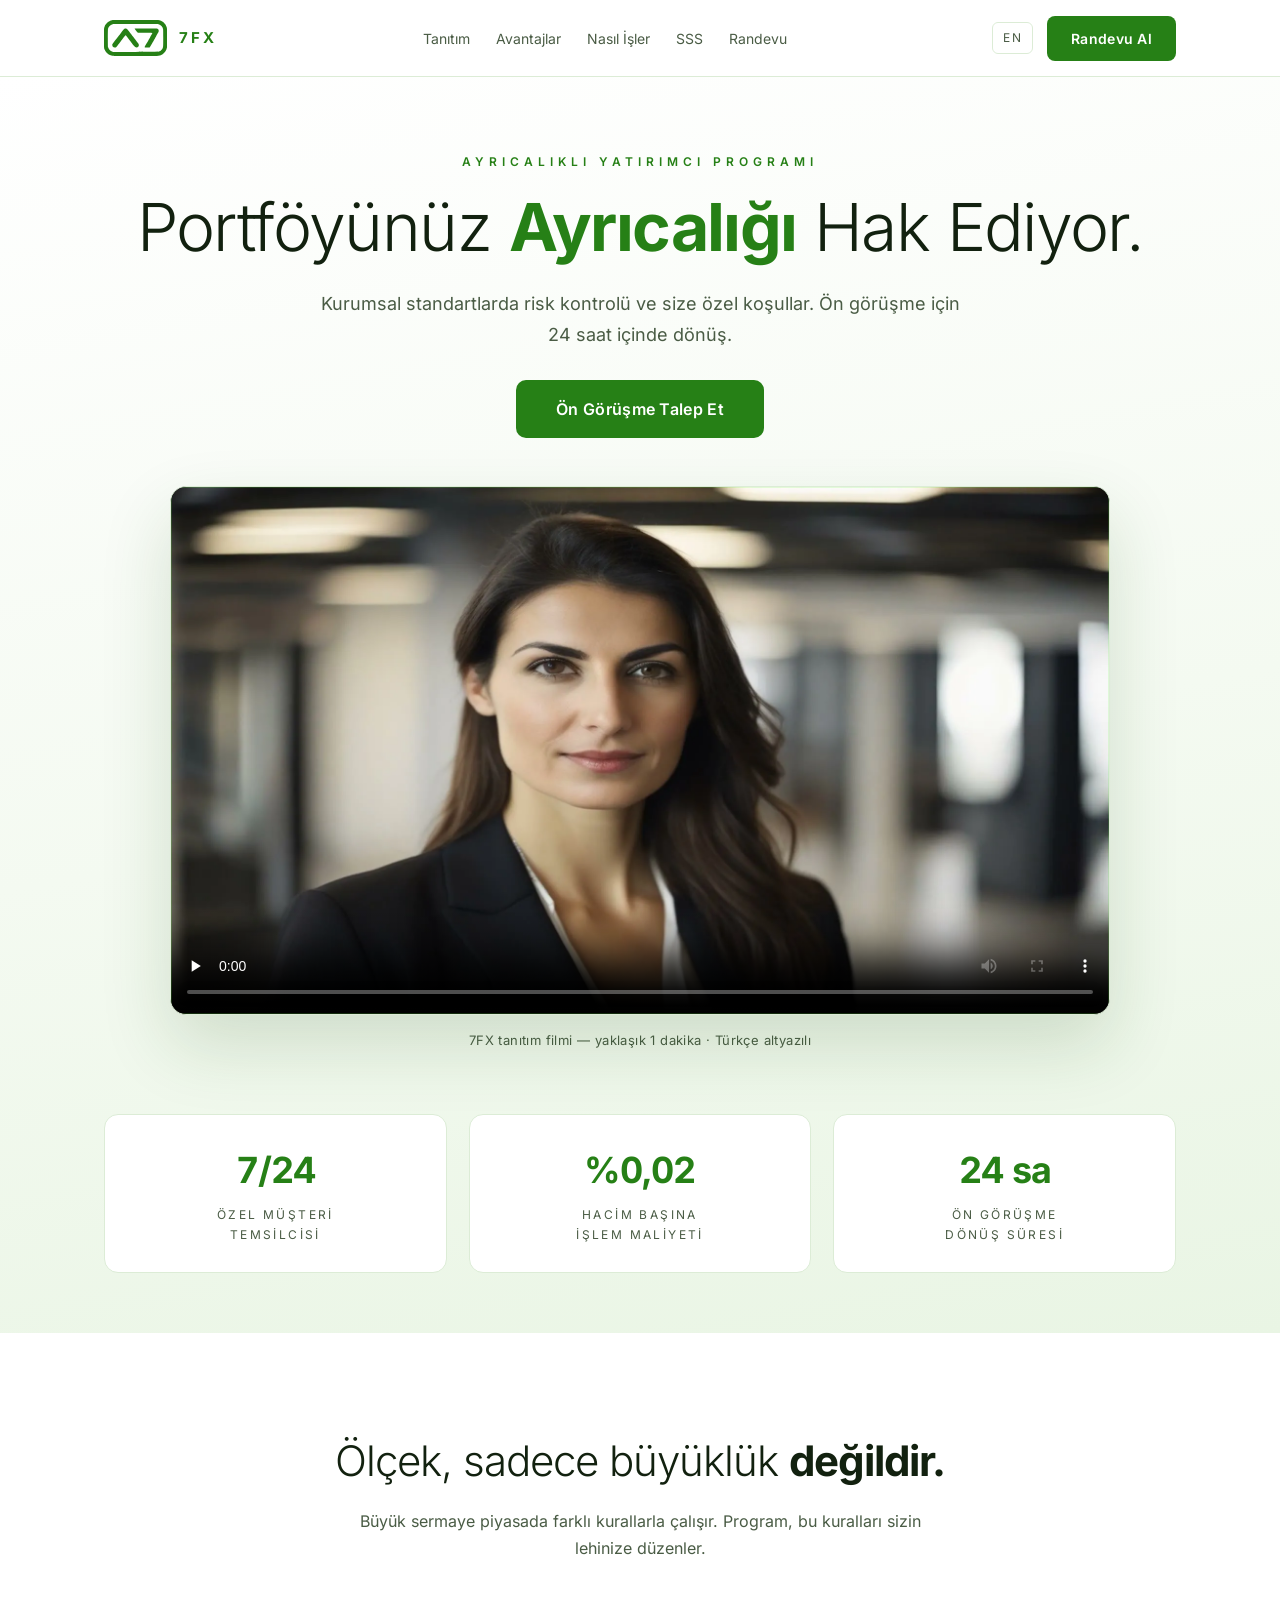
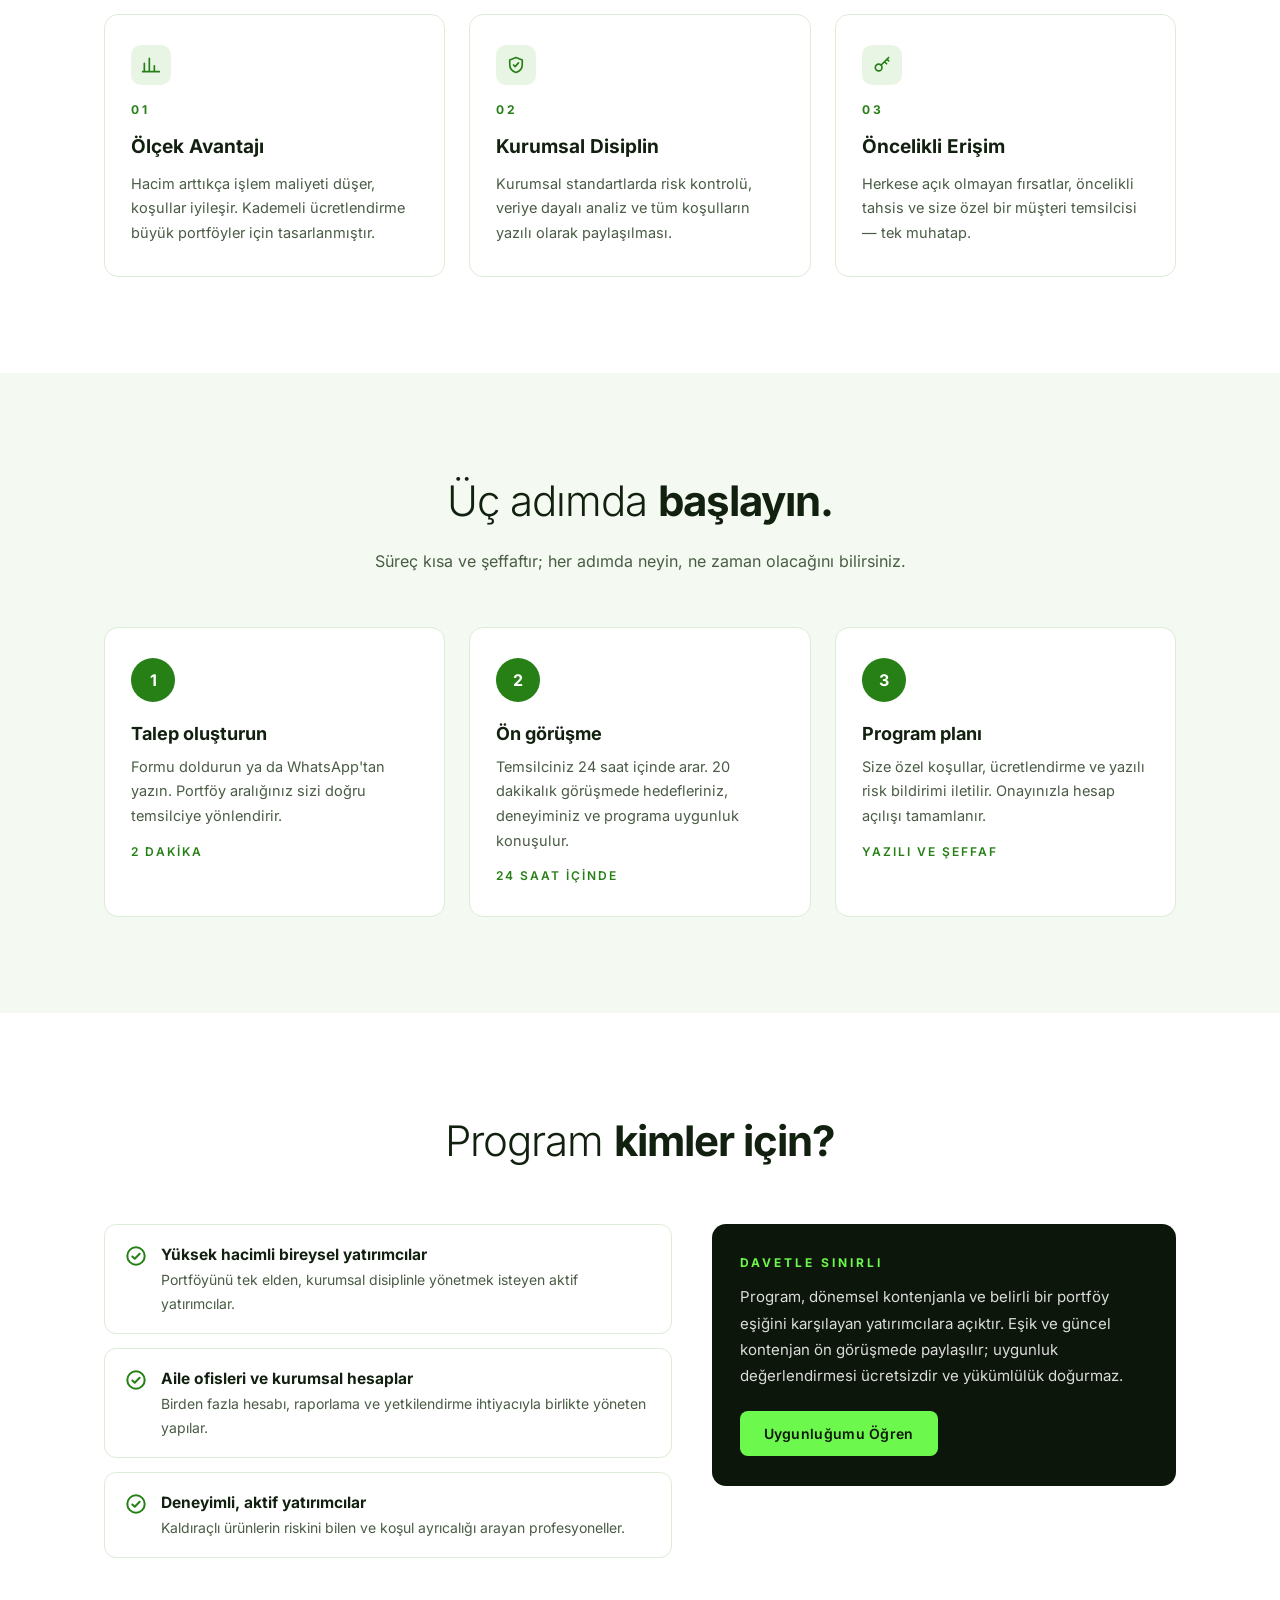
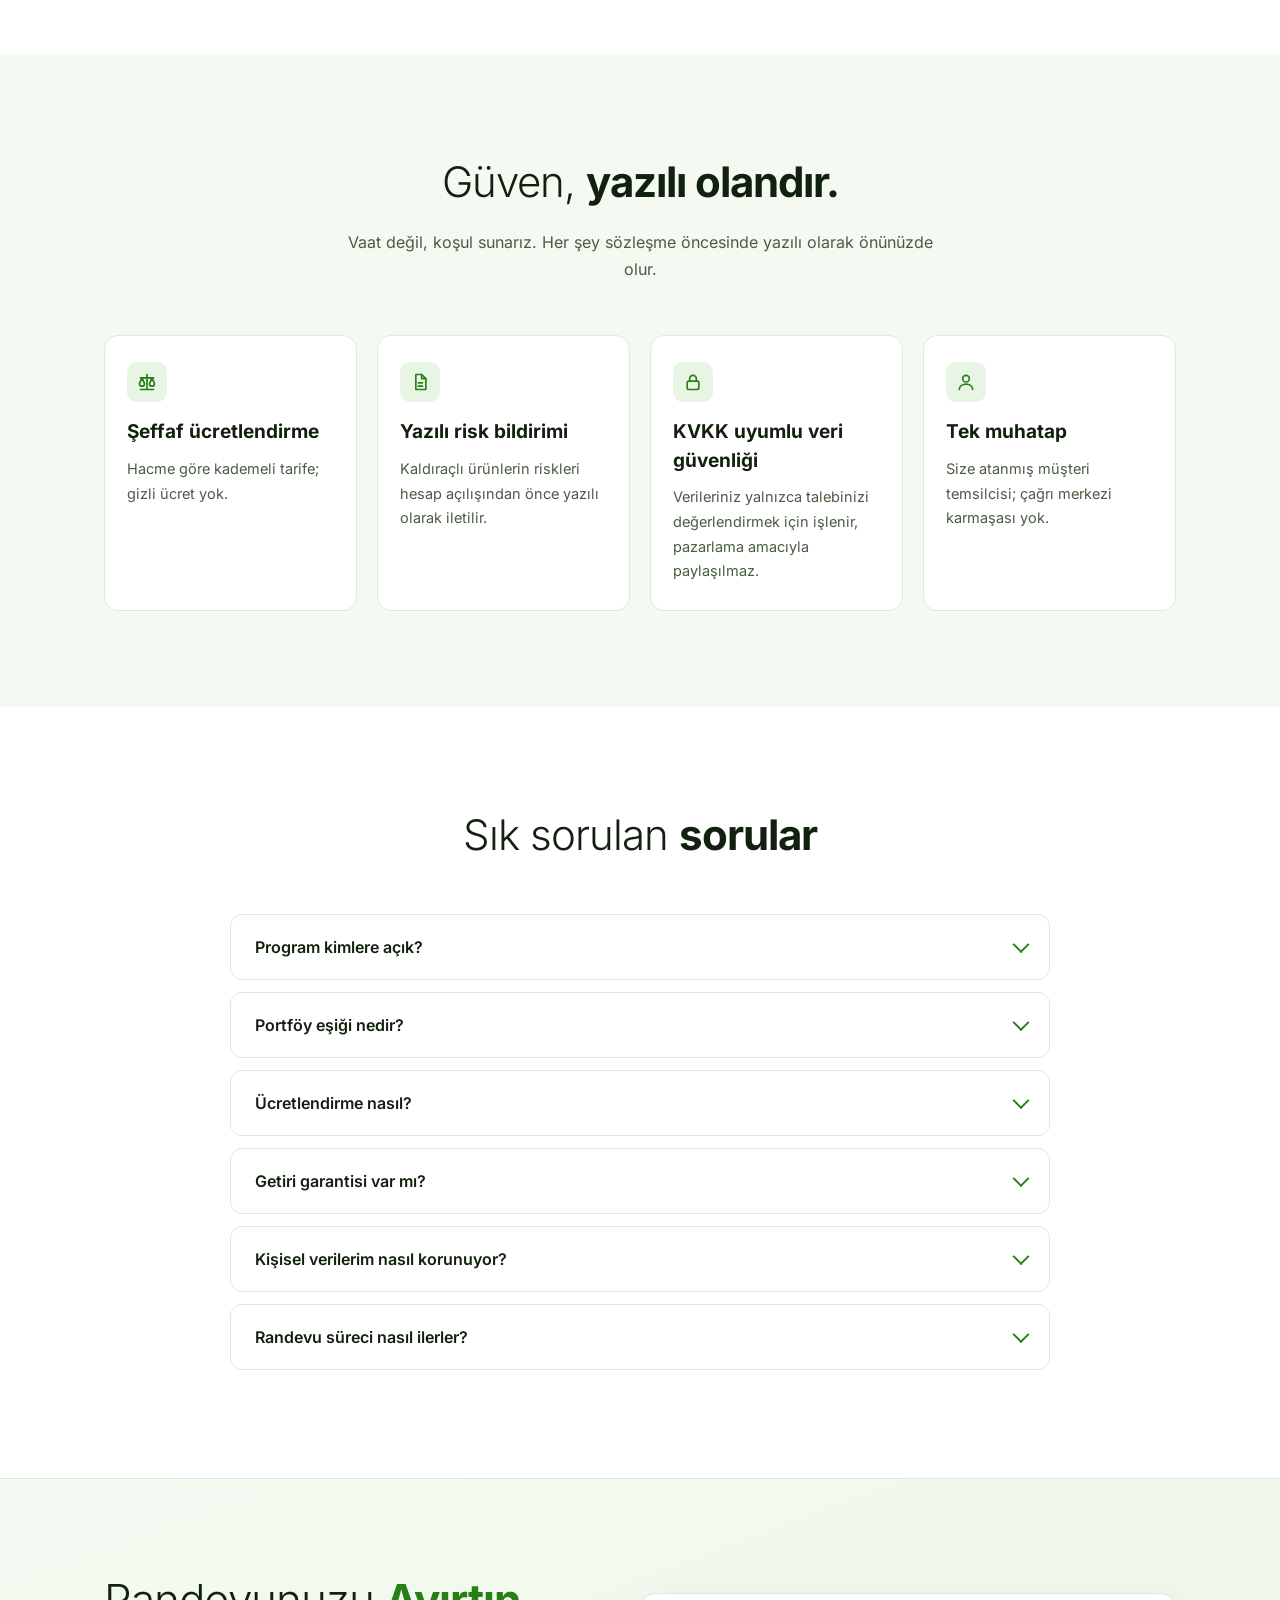
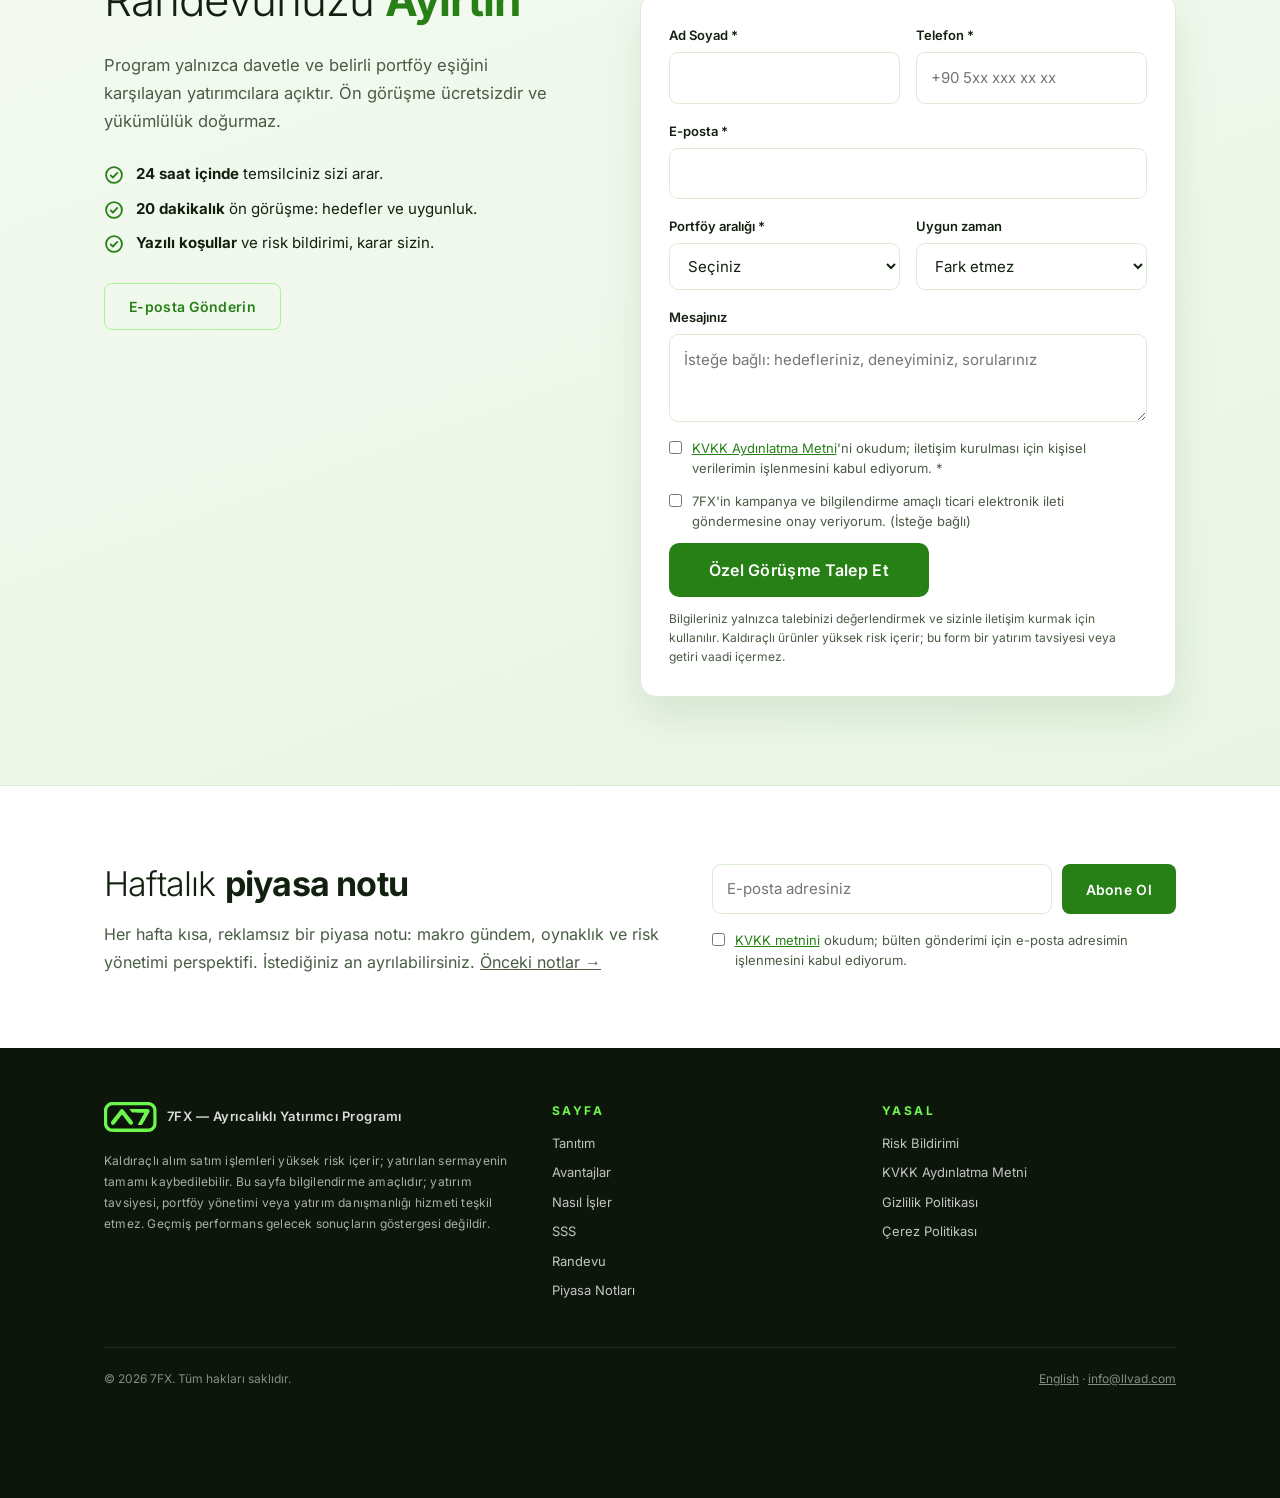
<file: lp/b/index.html>
<!DOCTYPE html>
<html lang="tr" data-root="../../" data-variant="b">
<head>
<meta charset="utf-8">
<script>document.documentElement.classList.add("js")</script>
<meta name="viewport" content="width=device-width, initial-scale=1">
<title>7FX — Ayrıcalıklı Yatırımcı Programı (B)</title>
<meta name="description" content="7FX Ayrıcalıklı Yatırımcı Programı: yüksek hacimli portföyler için düşük işlem maliyeti, özel müşteri temsilcisi ve öncelikli erişim. Ön görüşme için randevu alın.">
<link rel="canonical" href="https://llvad.github.io/7fx-landing/">
<meta name="robots" content="noindex,follow">
<link rel="alternate" hreflang="tr" href="https://llvad.github.io/7fx-landing/">
<link rel="alternate" hreflang="en" href="https://llvad.github.io/7fx-landing/en/">
<link rel="alternate" hreflang="x-default" href="https://llvad.github.io/7fx-landing/">
<meta property="og:type" content="website">
<meta property="og:site_name" content="7FX">
<meta property="og:locale" content="tr_TR">
<meta property="og:url" content="https://llvad.github.io/7fx-landing/">
<meta property="og:title" content="7FX — Ayrıcalıklı Yatırımcı Programı">
<meta property="og:description" content="Yüksek hacimli portföyler için düşük işlem maliyeti, özel müşteri temsilcisi ve öncelikli erişim. Ön görüşme için randevu alın.">
<meta property="og:image" content="https://llvad.github.io/7fx-landing/assets/img/og.jpg">
<meta property="og:image:width" content="1200">
<meta property="og:image:height" content="630">
<meta name="twitter:card" content="summary_large_image">
<meta name="twitter:title" content="7FX — Ayrıcalıklı Yatırımcı Programı">
<meta name="twitter:description" content="Yüksek hacimli portföyler için düşük işlem maliyeti, özel müşteri temsilcisi ve öncelikli erişim.">
<meta name="twitter:image" content="https://llvad.github.io/7fx-landing/assets/img/og.jpg">
<meta name="theme-color" content="#268016">
<link rel="icon" href="../../assets/img/favicon.ico" sizes="any">
<link rel="icon" type="image/png" sizes="32x32" href="../../assets/img/favicon-32.png">
<link rel="icon" type="image/png" sizes="16x16" href="../../assets/img/favicon-16.png">
<link rel="apple-touch-icon" href="../../assets/img/apple-touch-icon.png">
<link rel="manifest" href="../../site.webmanifest">
<link rel="preload" href="../../assets/fonts/inter-latin-wght-normal.woff2" as="font" type="font/woff2" crossorigin>
<link rel="preload" href="../../assets/fonts/inter-latin-ext-wght-normal.woff2" as="font" type="font/woff2" crossorigin>
<link rel="preload" href="../../assets/img/poster.webp" as="image" type="image/webp">
<link rel="stylesheet" href="../../assets/css/site.css">
<script type="application/ld+json">
{"@context":"https://schema.org","@graph":[
 {"@type":"Organization","@id":"https://llvad.github.io/7fx-landing/#org","name":"7FX","url":"https://llvad.github.io/7fx-landing/","logo":"https://llvad.github.io/7fx-landing/assets/img/icon-512.png"},
 {"@type":"WebSite","url":"https://llvad.github.io/7fx-landing/","name":"7FX","inLanguage":"tr","publisher":{"@id":"https://llvad.github.io/7fx-landing/#org"}},
 {"@type":"FAQPage","mainEntity":[
  {"@type":"Question","name":"Program kimlere açık?","acceptedAnswer":{"@type":"Answer","text":"Yüksek hacimli bireysel yatırımcılar, aile ofisleri ve kurumsal hesaplar. Katılım davetle veya ön görüşme sonrası uygunluk değerlendirmesiyle olur."}},
  {"@type":"Question","name":"Portföy eşiği nedir?","acceptedAnswer":{"@type":"Answer","text":"Eşik, programın kontenjanına göre dönemsel olarak belirlenir ve ön görüşmede paylaşılır. Formdaki portföy aralığı yalnızca sizi doğru temsilciye yönlendirmek içindir."}},
  {"@type":"Question","name":"Ücretlendirme nasıl?","acceptedAnswer":{"@type":"Answer","text":"Hacme göre kademeli, yazılı ve şeffaf. Gizli ücret yoktur; tüm koşullar sözleşme öncesinde yazılı olarak sunulur."}},
  {"@type":"Question","name":"Getiri garantisi var mı?","acceptedAnswer":{"@type":"Answer","text":"Hayır. Kaldıraçlı ürünler yüksek risk içerir; hiçbir getiri garanti edilmez ve geçmiş performans geleceğin göstergesi değildir. Program koşul ve hizmet ayrıcalığı sunar, sonuç vaadi vermez."}},
  {"@type":"Question","name":"Kişisel verilerim nasıl korunuyor?","acceptedAnswer":{"@type":"Answer","text":"KVKK kapsamında, yalnızca talebinizi değerlendirmek ve sizinle iletişim kurmak için işlenir; pazarlama amacıyla üçüncü taraflara aktarılmaz."}},
  {"@type":"Question","name":"Randevu süreci nasıl ilerler?","acceptedAnswer":{"@type":"Answer","text":"Formu doldurun veya WhatsApp'tan yazın; 24 saat içinde temsilciniz arar. 20 dakikalık ön görüşmede hedefler ve uygunluk konuşulur; uygunsa size özel program planı ve yazılı risk bildirimi iletilir."}}
 ]}
]}
</script>
</head>
<body>
<svg width="0" height="0" style="position:absolute" aria-hidden="true">
  <symbol id="i-check" viewBox="0 0 24 24" fill="none" stroke="currentColor" stroke-width="2.2" stroke-linecap="round" stroke-linejoin="round"><circle cx="12" cy="12" r="9.5"/><path d="m8 12.5 2.6 2.5L16 9.5"/></symbol>
  <symbol id="i-shield" viewBox="0 0 24 24" fill="none" stroke="currentColor" stroke-width="2" stroke-linecap="round" stroke-linejoin="round"><path d="M12 3 4.5 6v5.5c0 4.6 3.2 8.2 7.5 9.5 4.3-1.3 7.5-4.9 7.5-9.5V6L12 3Z"/><path d="m9 12 2 2 4-4.5"/></symbol>
  <symbol id="i-doc" viewBox="0 0 24 24" fill="none" stroke="currentColor" stroke-width="2" stroke-linecap="round" stroke-linejoin="round"><path d="M7 3h7l5 5v13H7z"/><path d="M14 3v5h5M10 13h5M10 17h5"/></symbol>
  <symbol id="i-lock" viewBox="0 0 24 24" fill="none" stroke="currentColor" stroke-width="2" stroke-linecap="round" stroke-linejoin="round"><rect x="5" y="11" width="14" height="10" rx="2"/><path d="M8 11V8a4 4 0 0 1 8 0v3"/></symbol>
  <symbol id="i-user" viewBox="0 0 24 24" fill="none" stroke="currentColor" stroke-width="2" stroke-linecap="round" stroke-linejoin="round"><circle cx="12" cy="8" r="4"/><path d="M4 21c0-4 3.6-6.5 8-6.5s8 2.5 8 6.5"/></symbol>
  <symbol id="i-scale" viewBox="0 0 24 24" fill="none" stroke="currentColor" stroke-width="2" stroke-linecap="round" stroke-linejoin="round"><path d="M12 3v18M4 21h16M4 7h16M6 7l-3 7a3 3 0 0 0 6 0L6 7Zm12 0-3 7a3 3 0 0 0 6 0l-3-7Z"/></symbol>
  <symbol id="i-key" viewBox="0 0 24 24" fill="none" stroke="currentColor" stroke-width="2" stroke-linecap="round" stroke-linejoin="round"><circle cx="8" cy="15" r="4"/><path d="m11 12 9-9M15 8l2.5 2.5M18 5l2 2"/></symbol>
  <symbol id="i-chart" viewBox="0 0 24 24" fill="none" stroke="currentColor" stroke-width="2" stroke-linecap="round" stroke-linejoin="round"><path d="M4 20V10M10 20V4M16 20v-7M22 20H2"/></symbol>
</svg>

<header class="top">
  <div class="wrap nav">
    <a class="brand" href="#tanitim" aria-label="7FX ana sayfa"><!--logo--><svg class="logo" viewBox="0 0 539.325261 307.826466" aria-hidden="true" focusable="false"><g transform="translate(-52.494689,344.826466) scale(0.100000,-0.100000)"
fill="currentColor" >
<path d="M1270 3440 c-85 -10 -215 -52 -285 -92 -11 -6 -29 -16 -40 -22 -82
-44 -218 -175 -278 -269 -55 -86 -63 -100 -85 -162 -61 -174 -57 -105 -57
-985 0 -885 -3 -835 62 -1000 55 -140 183 -298 312 -383 61 -41 87 -54 196
-102 22 -9 89 -26 149 -36 104 -18 188 -19 1971 -19 1808 0 1866 1 1977 20
155 27 233 58 348 139 201 141 323 325 371 563 6 27 8 366 7 840 -3 785 -3
794 -25 871 -99 350 -397 604 -748 638 -110 10 -3784 9 -3875 -1z m3923 -352
c196 -59 336 -208 381 -405 14 -63 16 -162 16 -780 0 -774 0 -775 -59 -892
-37 -73 -120 -164 -189 -208 -29 -19 -86 -45 -128 -59 -75 -24 -75 -24 -1995
-24 -1908 0 -1920 0 -1980 20 -100 34 -160 71 -229 140 -71 70 -118 155 -142
250 -20 82 -19 1491 1 1570 47 188 191 333 386 391 57 16 170 18 1963 18 1904
1 1904 1 1975 -21z"/>
<path d="M2330 2721 c-71 -14 -87 -31 -355 -381 -60 -79 -159 -207 -219 -285
-493 -632 -514 -661 -522 -716 -17 -124 82 -238 207 -239 59 0 107 16 143 49
15 14 75 87 132 161 57 74 156 203 220 285 64 83 162 211 219 285 154 201 199
255 217 258 10 2 46 -36 102 -110 85 -112 269 -350 481 -622 61 -77 127 -163
147 -191 57 -79 119 -115 198 -115 144 0 249 153 195 284 -15 35 -79 123 -249
341 -43 55 -144 185 -224 289 -194 249 -411 527 -467 599 -73 92 -141 124
-225 108z"/>
<path d="M3154 2716 c-7 -19 -8 -17 100 -161 102 -134 147 -182 182 -195 14
-6 269 -10 590 -10 310 0 578 -3 594 -6 52 -11 51 -15 -49 -186 -30 -51 -74
-131 -99 -178 -25 -47 -60 -109 -79 -138 -18 -29 -33 -54 -33 -57 0 -2 -84
-151 -186 -331 -146 -256 -185 -331 -177 -343 9 -14 40 -16 215 -19 204 -2
204 -2 230 25 20 22 206 341 350 603 14 25 35 62 47 83 11 20 30 53 41 72 52
90 65 114 95 170 18 33 74 131 124 219 50 87 96 179 102 203 24 91 -10 181
-88 233 -37 25 -37 25 -995 28 -835 2 -959 0 -964 -12z"/>
</g></svg><!--/logo--><span class="txt">7FX</span></a>
    <nav class="navlinks" aria-label="Sayfa içi">
      <a href="#tanitim">Tanıtım</a>
      <a href="#avantajlar">Avantajlar</a>
      <a href="#nasil-isler">Nasıl İşler</a>
      <a href="#sss">SSS</a>
      <a href="#randevu">Randevu</a>
    </nav>
    <div class="navright">
      <a class="lang" href="../../en/" hreflang="en" lang="en">EN</a>
      <a class="btn" href="#randevu" data-cta="header">Randevu Al</a>
    </div>
  </div>
</header>

<main>
<section class="hero" id="tanitim">
  <div class="wrap">
    <div class="eyebrow">AYRICALIKLI YATIRIMCI PROGRAMI</div>
    <h1 data-var="h1">Portföyünüz <b>Ayrıcalığı</b> Hak Ediyor.</h1>
    <p class="lead" data-var="lead">Kurumsal standartlarda risk kontrolü ve size özel koşullar. Ön görüşme için 24 saat içinde dönüş.</p>
    <div class="actions">
      <a class="btn big" href="#randevu" data-cta="hero">Ön Görüşme Talep Et</a>
      <a class="btn big ghost" href="#" data-wa="hero">WhatsApp'tan Yazın</a>
    </div>

    <div class="video">
      <div class="vframe">
        <video data-hero controls preload="none" playsinline poster="../../assets/img/poster.webp" aria-label="7FX tanıtım filmi">
          <source src="../../assets/video/7fx-1080.webm" type="video/webm">
          <source src="../../assets/video/7fx-1080.mp4" type="video/mp4">
          <source data-mobile src="../../assets/video/7fx-720.mp4" type="video/mp4">
          <track kind="captions" srclang="tr" label="Türkçe" src="../../assets/video/7fx-tr.vtt" default>
          Tarayıcınız video oynatmayı desteklemiyor.
        </video>
      </div>
      <div class="vcaption">7FX tanıtım filmi — yaklaşık 1 dakika · Türkçe altyazılı</div>
    </div>

    <div class="stats">
      <div class="stat reveal"><div class="v">7/24</div><div class="l">ÖZEL MÜŞTERİ<br>TEMSİLCİSİ</div></div>
      <div class="stat reveal"><div class="v" data-count="0.02" data-dec="2" data-pre="%">%0,02</div><div class="l">HACİM BAŞINA<br>İŞLEM MALİYETİ</div></div>
      <div class="stat reveal"><div class="v" data-count="24" data-suf=" sa">24 sa</div><div class="l">ÖN GÖRÜŞME<br>DÖNÜŞ SÜRESİ</div></div>
    </div>
  </div>
</section>

<section class="sec" id="avantajlar">
  <div class="wrap">
    <h2>Ölçek, sadece büyüklük <b>değildir.</b></h2>
    <p class="sub">Büyük sermaye piyasada farklı kurallarla çalışır. Program, bu kuralları sizin lehinize düzenler.</p>
    <div class="grid">
      <div class="card reveal">
        <div class="ic"><svg><use href="#i-chart"/></svg></div>
        <div class="n">01</div>
        <h3>Ölçek Avantajı</h3>
        <p>Hacim arttıkça işlem maliyeti düşer, koşullar iyileşir. Kademeli ücretlendirme büyük portföyler için tasarlanmıştır.</p>
      </div>
      <div class="card reveal">
        <div class="ic"><svg><use href="#i-shield"/></svg></div>
        <div class="n">02</div>
        <h3>Kurumsal Disiplin</h3>
        <p>Kurumsal standartlarda risk kontrolü, veriye dayalı analiz ve tüm koşulların yazılı olarak paylaşılması.</p>
      </div>
      <div class="card reveal">
        <div class="ic"><svg><use href="#i-key"/></svg></div>
        <div class="n">03</div>
        <h3>Öncelikli Erişim</h3>
        <p>Herkese açık olmayan fırsatlar, öncelikli tahsis ve size özel bir müşteri temsilcisi — tek muhatap.</p>
      </div>
    </div>
  </div>
</section>

<section class="sec alt" id="nasil-isler">
  <div class="wrap">
    <h2>Üç adımda <b>başlayın.</b></h2>
    <p class="sub">Süreç kısa ve şeffaftır; her adımda neyin, ne zaman olacağını bilirsiniz.</p>
    <div class="steps">
      <div class="step reveal"><div class="num">1</div><h3>Talep oluşturun</h3><p>Formu doldurun ya da WhatsApp'tan yazın. Portföy aralığınız sizi doğru temsilciye yönlendirir.</p><span class="t">2 DAKİKA</span></div>
      <div class="step reveal"><div class="num">2</div><h3>Ön görüşme</h3><p>Temsilciniz 24 saat içinde arar. 20 dakikalık görüşmede hedefleriniz, deneyiminiz ve programa uygunluk konuşulur.</p><span class="t">24 SAAT İÇİNDE</span></div>
      <div class="step reveal"><div class="num">3</div><h3>Program planı</h3><p>Size özel koşullar, ücretlendirme ve yazılı risk bildirimi iletilir. Onayınızla hesap açılışı tamamlanır.</p><span class="t">YAZILI VE ŞEFFAF</span></div>
    </div>
  </div>
</section>

<section class="sec" id="kimler-icin">
  <div class="wrap">
    <h2>Program <b>kimler için?</b></h2>
    <div class="who">
      <ul>
        <li class="reveal"><svg><use href="#i-check"/></svg><div><b>Yüksek hacimli bireysel yatırımcılar</b><span>Portföyünü tek elden, kurumsal disiplinle yönetmek isteyen aktif yatırımcılar.</span></div></li>
        <li class="reveal"><svg><use href="#i-check"/></svg><div><b>Aile ofisleri ve kurumsal hesaplar</b><span>Birden fazla hesabı, raporlama ve yetkilendirme ihtiyacıyla birlikte yöneten yapılar.</span></div></li>
        <li class="reveal"><svg><use href="#i-check"/></svg><div><b>Deneyimli, aktif yatırımcılar</b><span>Kaldıraçlı ürünlerin riskini bilen ve koşul ayrıcalığı arayan profesyoneller.</span></div></li>
      </ul>
      <div class="note reveal">
        <div class="k">DAVETLE SINIRLI</div>
        <p>Program, dönemsel kontenjanla ve belirli bir portföy eşiğini karşılayan yatırımcılara açıktır. Eşik ve güncel kontenjan ön görüşmede paylaşılır; uygunluk değerlendirmesi ücretsizdir ve yükümlülük doğurmaz.</p>
        <a class="btn" href="#randevu" data-cta="who">Uygunluğumu Öğren</a>
      </div>
    </div>
  </div>
</section>

<section class="sec alt" id="guven">
  <div class="wrap">
    <h2>Güven, <b>yazılı olandır.</b></h2>
    <p class="sub">Vaat değil, koşul sunarız. Her şey sözleşme öncesinde yazılı olarak önünüzde olur.</p>
    <div class="trust">
      <div class="card reveal"><div class="ic"><svg><use href="#i-scale"/></svg></div><h3>Şeffaf ücretlendirme</h3><p>Hacme göre kademeli tarife; gizli ücret yok.</p></div>
      <div class="card reveal"><div class="ic"><svg><use href="#i-doc"/></svg></div><h3>Yazılı risk bildirimi</h3><p>Kaldıraçlı ürünlerin riskleri hesap açılışından önce yazılı olarak iletilir.</p></div>
      <div class="card reveal"><div class="ic"><svg><use href="#i-lock"/></svg></div><h3>KVKK uyumlu veri güvenliği</h3><p>Verileriniz yalnızca talebinizi değerlendirmek için işlenir, pazarlama amacıyla paylaşılmaz.</p></div>
      <div class="card reveal"><div class="ic"><svg><use href="#i-user"/></svg></div><h3>Tek muhatap</h3><p>Size atanmış müşteri temsilcisi; çağrı merkezi karmaşası yok.</p></div>
    </div>
    <div class="corp" data-corp hidden>
      <div data-corp-item><b>Unvan:</b> <span data-co="name"></span></div>
      <div data-corp-item><b>Adres:</b> <span data-co="address"></span></div>
      <div data-corp-item><b>MERSİS:</b> <span data-co="mersis"></span></div>
      <div data-corp-item><b>Yetki/Lisans:</b> <span data-co="licence"></span></div>
      <div data-corp-item><b>Telefon:</b> <a data-co="phone"></a></div>
    </div>
  </div>
</section>

<section class="sec" id="sss">
  <div class="wrap">
    <h2>Sık sorulan <b>sorular</b></h2>
    <div class="faq">
      <details><summary>Program kimlere açık?</summary><p>Yüksek hacimli bireysel yatırımcılar, aile ofisleri ve kurumsal hesaplar. Katılım davetle veya ön görüşme sonrası uygunluk değerlendirmesiyle olur.</p></details>
      <details><summary>Portföy eşiği nedir?</summary><p>Eşik, programın kontenjanına göre dönemsel olarak belirlenir ve ön görüşmede paylaşılır. Formdaki portföy aralığı yalnızca sizi doğru temsilciye yönlendirmek içindir.</p></details>
      <details><summary>Ücretlendirme nasıl?</summary><p>Hacme göre kademeli, yazılı ve şeffaf. Gizli ücret yoktur; tüm koşullar sözleşme öncesinde yazılı olarak sunulur.</p></details>
      <details><summary>Getiri garantisi var mı?</summary><p>Hayır. Kaldıraçlı ürünler yüksek risk içerir; hiçbir getiri garanti edilmez ve geçmiş performans geleceğin göstergesi değildir. Program koşul ve hizmet ayrıcalığı sunar, sonuç vaadi vermez.</p></details>
      <details><summary>Kişisel verilerim nasıl korunuyor?</summary><p>KVKK kapsamında, yalnızca talebinizi değerlendirmek ve sizinle iletişim kurmak için işlenir; pazarlama amacıyla üçüncü taraflara aktarılmaz. Ayrıntılar <a href="../../yasal/kvkk.html">KVKK Aydınlatma Metni</a>'nde.</p></details>
      <details><summary>Randevu süreci nasıl ilerler?</summary><p>Formu doldurun veya WhatsApp'tan yazın; 24 saat içinde temsilciniz arar. 20 dakikalık ön görüşmede hedefler ve uygunluk konuşulur; uygunsa size özel program planı ve yazılı risk bildirimi iletilir.</p></details>
    </div>
  </div>
</section>

<section class="cta" id="randevu">
  <div class="wrap ctagrid">
    <div class="side">
      <h2>Randevunuzu <b>Ayırtın</b></h2>
      <p class="intro">Program yalnızca davetle ve belirli portföy eşiğini karşılayan yatırımcılara açıktır. Ön görüşme ücretsizdir ve yükümlülük doğurmaz.</p>
      <ul class="list">
        <li><svg><use href="#i-check"/></svg><span><b>24 saat içinde</b> temsilciniz sizi arar.</span></li>
        <li><svg><use href="#i-check"/></svg><span><b>20 dakikalık</b> ön görüşme: hedefler ve uygunluk.</span></li>
        <li><svg><use href="#i-check"/></svg><span><b>Yazılı koşullar</b> ve risk bildirimi, karar sizin.</span></li>
      </ul>
      <div class="alt">
        <a class="btn wa" href="#" data-wa="randevu">WhatsApp'tan Yazın</a>
        <a class="btn ghost" href="#" data-mailto="7FX Randevu Talebi">E-posta Gönderin</a>
      </div>
      <div class="cal" id="cal" hidden></div>
    </div>

    <form class="lead" data-lead="randevu" novalidate>
      <div class="f2">
        <div class="field"><label for="f-name">Ad Soyad *</label><input id="f-name" name="name" type="text" autocomplete="name" required minlength="3" maxlength="80"></div>
        <div class="field"><label for="f-phone">Telefon *</label><input id="f-phone" name="phone" type="tel" autocomplete="tel" inputmode="tel" required pattern="[+0-9 ()-]{10,20}" placeholder="+90 5xx xxx xx xx"></div>
      </div>
      <div class="field"><label for="f-email">E-posta *</label><input id="f-email" name="email" type="email" autocomplete="email" required maxlength="120"></div>
      <div class="f2">
        <div class="field"><label for="f-portfolio">Portföy aralığı *</label>
          <select id="f-portfolio" name="portfolio" required>
            <option value="">Seçiniz</option>
            <option>100.000 USD altı</option>
            <option>100.000 – 250.000 USD</option>
            <option>250.000 – 1.000.000 USD</option>
            <option>1.000.000 USD ve üzeri</option>
            <option>Belirtmek istemiyorum</option>
          </select></div>
        <div class="field"><label for="f-time">Uygun zaman</label>
          <select id="f-time" name="time">
            <option value="">Fark etmez</option>
            <option>Hafta içi 09:00–12:00</option>
            <option>Hafta içi 12:00–17:00</option>
            <option>Hafta içi 17:00–20:00</option>
            <option>Hafta sonu</option>
          </select></div>
      </div>
      <div class="field"><label for="f-msg">Mesajınız</label><textarea id="f-msg" name="message" maxlength="1000" placeholder="İsteğe bağlı: hedefleriniz, deneyiminiz, sorularınız"></textarea></div>
      <label class="check"><input type="checkbox" name="kvkk" value="evet" required><span><a href="../../yasal/kvkk.html" target="_blank" rel="noopener">KVKK Aydınlatma Metni</a>'ni okudum; iletişim kurulması için kişisel verilerimin işlenmesini kabul ediyorum. *</span></label>
      <label class="check"><input type="checkbox" name="marketing" value="evet"><span>7FX'in kampanya ve bilgilendirme amaçlı ticari elektronik ileti göndermesine onay veriyorum. (İsteğe bağlı)</span></label>
      <div class="hp" aria-hidden="true"><label>Web siteniz<input type="text" name="_honey" tabindex="-1" autocomplete="off"></label></div>
      <div data-turnstile></div>
      <button class="btn big" type="submit" data-cta="form">Özel Görüşme Talep Et</button>
      <div class="msg" role="status" aria-live="polite"></div>
      <p class="fine">Bilgileriniz yalnızca talebinizi değerlendirmek ve sizinle iletişim kurmak için kullanılır. Kaldıraçlı ürünler yüksek risk içerir; bu form bir yatırım tavsiyesi veya getiri vaadi içermez.</p>
    </form>
  </div>
</section>

<section class="bulten" id="bulten">
  <div class="wrap box">
    <div>
      <h2>Haftalık <b>piyasa notu</b></h2>
      <p>Her hafta kısa, reklamsız bir piyasa notu: makro gündem, oynaklık ve risk yönetimi perspektifi. İstediğiniz an ayrılabilirsiniz. <a href="../../notlar/">Önceki notlar →</a></p>
    </div>
    <form data-lead="bulten" novalidate>
      <label class="sr" for="b-email">E-posta</label>
      <input id="b-email" name="email" type="email" required placeholder="E-posta adresiniz" autocomplete="email">
      <button class="btn" type="submit" data-cta="bulten">Abone Ol</button>
      <label class="check"><input type="checkbox" name="kvkk" value="evet" required><span><a href="../../yasal/kvkk.html" target="_blank" rel="noopener">KVKK metnini</a> okudum; bülten gönderimi için e-posta adresimin işlenmesini kabul ediyorum.</span></label>
      <div class="hp" aria-hidden="true"><input type="text" name="_honey" tabindex="-1" autocomplete="off"></div>
      <div class="msg" role="status" aria-live="polite" style="flex-basis:100%"></div>
    </form>
  </div>
</section>
</main>

<footer class="foot">
  <div class="wrap">
    <div class="fgrid">
      <div>
        <div class="flogo"><!--logo--><svg class="logo" viewBox="0 0 539.325261 307.826466" aria-hidden="true" focusable="false"><g transform="translate(-52.494689,344.826466) scale(0.100000,-0.100000)"
fill="currentColor" >
<path d="M1270 3440 c-85 -10 -215 -52 -285 -92 -11 -6 -29 -16 -40 -22 -82
-44 -218 -175 -278 -269 -55 -86 -63 -100 -85 -162 -61 -174 -57 -105 -57
-985 0 -885 -3 -835 62 -1000 55 -140 183 -298 312 -383 61 -41 87 -54 196
-102 22 -9 89 -26 149 -36 104 -18 188 -19 1971 -19 1808 0 1866 1 1977 20
155 27 233 58 348 139 201 141 323 325 371 563 6 27 8 366 7 840 -3 785 -3
794 -25 871 -99 350 -397 604 -748 638 -110 10 -3784 9 -3875 -1z m3923 -352
c196 -59 336 -208 381 -405 14 -63 16 -162 16 -780 0 -774 0 -775 -59 -892
-37 -73 -120 -164 -189 -208 -29 -19 -86 -45 -128 -59 -75 -24 -75 -24 -1995
-24 -1908 0 -1920 0 -1980 20 -100 34 -160 71 -229 140 -71 70 -118 155 -142
250 -20 82 -19 1491 1 1570 47 188 191 333 386 391 57 16 170 18 1963 18 1904
1 1904 1 1975 -21z"/>
<path d="M2330 2721 c-71 -14 -87 -31 -355 -381 -60 -79 -159 -207 -219 -285
-493 -632 -514 -661 -522 -716 -17 -124 82 -238 207 -239 59 0 107 16 143 49
15 14 75 87 132 161 57 74 156 203 220 285 64 83 162 211 219 285 154 201 199
255 217 258 10 2 46 -36 102 -110 85 -112 269 -350 481 -622 61 -77 127 -163
147 -191 57 -79 119 -115 198 -115 144 0 249 153 195 284 -15 35 -79 123 -249
341 -43 55 -144 185 -224 289 -194 249 -411 527 -467 599 -73 92 -141 124
-225 108z"/>
<path d="M3154 2716 c-7 -19 -8 -17 100 -161 102 -134 147 -182 182 -195 14
-6 269 -10 590 -10 310 0 578 -3 594 -6 52 -11 51 -15 -49 -186 -30 -51 -74
-131 -99 -178 -25 -47 -60 -109 -79 -138 -18 -29 -33 -54 -33 -57 0 -2 -84
-151 -186 -331 -146 -256 -185 -331 -177 -343 9 -14 40 -16 215 -19 204 -2
204 -2 230 25 20 22 206 341 350 603 14 25 35 62 47 83 11 20 30 53 41 72 52
90 65 114 95 170 18 33 74 131 124 219 50 87 96 179 102 203 24 91 -10 181
-88 233 -37 25 -37 25 -995 28 -835 2 -959 0 -964 -12z"/>
</g></svg><!--/logo--><span>7FX — Ayrıcalıklı Yatırımcı Programı</span></div>
        <p class="dis">Kaldıraçlı alım satım işlemleri yüksek risk içerir; yatırılan sermayenin tamamı kaybedilebilir. Bu sayfa bilgilendirme amaçlıdır; yatırım tavsiyesi, portföy yönetimi veya yatırım danışmanlığı hizmeti teşkil etmez. Geçmiş performans gelecek sonuçların göstergesi değildir.</p>
        <p class="corp-f" data-corp hidden><span data-corp-item><span data-co="name"></span> · </span><span data-corp-item><span data-co="address"></span> · </span><span data-corp-item>MERSİS <span data-co="mersis"></span></span></p>
      </div>
      <div class="fcol">
        <h3>SAYFA</h3>
        <a href="#tanitim">Tanıtım</a><a href="#avantajlar">Avantajlar</a><a href="#nasil-isler">Nasıl İşler</a><a href="#sss">SSS</a><a href="#randevu">Randevu</a><a href="../../notlar/">Piyasa Notları</a>
      </div>
      <div class="fcol">
        <h3>YASAL</h3>
        <a href="../../yasal/risk-bildirimi.html">Risk Bildirimi</a><a href="../../yasal/kvkk.html">KVKK Aydınlatma Metni</a><a href="../../yasal/gizlilik.html">Gizlilik Politikası</a><a href="../../yasal/cerez.html">Çerez Politikası</a>
        <a href="#" data-portal>Yatırımcı Girişi ↗</a>
      </div>
    </div>
    <div class="fbot">
      <span>© <span data-year>2026</span> 7FX. Tüm hakları saklıdır.</span>
      <span><a href="../../en/" hreflang="en" lang="en">English</a> · <a data-co="email" href="mailto:info@llvad.com">info@llvad.com</a></span>
    </div>
  </div>
</footer>

<div class="mbar">
  <a class="btn" href="#randevu" data-cta="mbar">Randevu Al</a>
  <a class="btn wa" href="#" data-wa="mbar">WhatsApp</a>
</div>

<div class="consent" id="consent" role="dialog" aria-label="Çerez tercihi">
  <p>Deneyimi ölçmek için çerez kullanıyoruz. Onay verirseniz analiz çerezleri yüklenir; ayrıntılar <a href="../../yasal/cerez.html">Çerez Politikası</a>'nda.</p>
  <button class="btn ghost" type="button" data-consent="reject">Reddet</button>
  <button class="btn" type="button" data-consent="accept">Kabul Et</button>
</div>

<script src="../../assets/js/config.js" defer></script>
<script src="../../assets/js/site.js" defer></script>
</body>
</html>
</file>
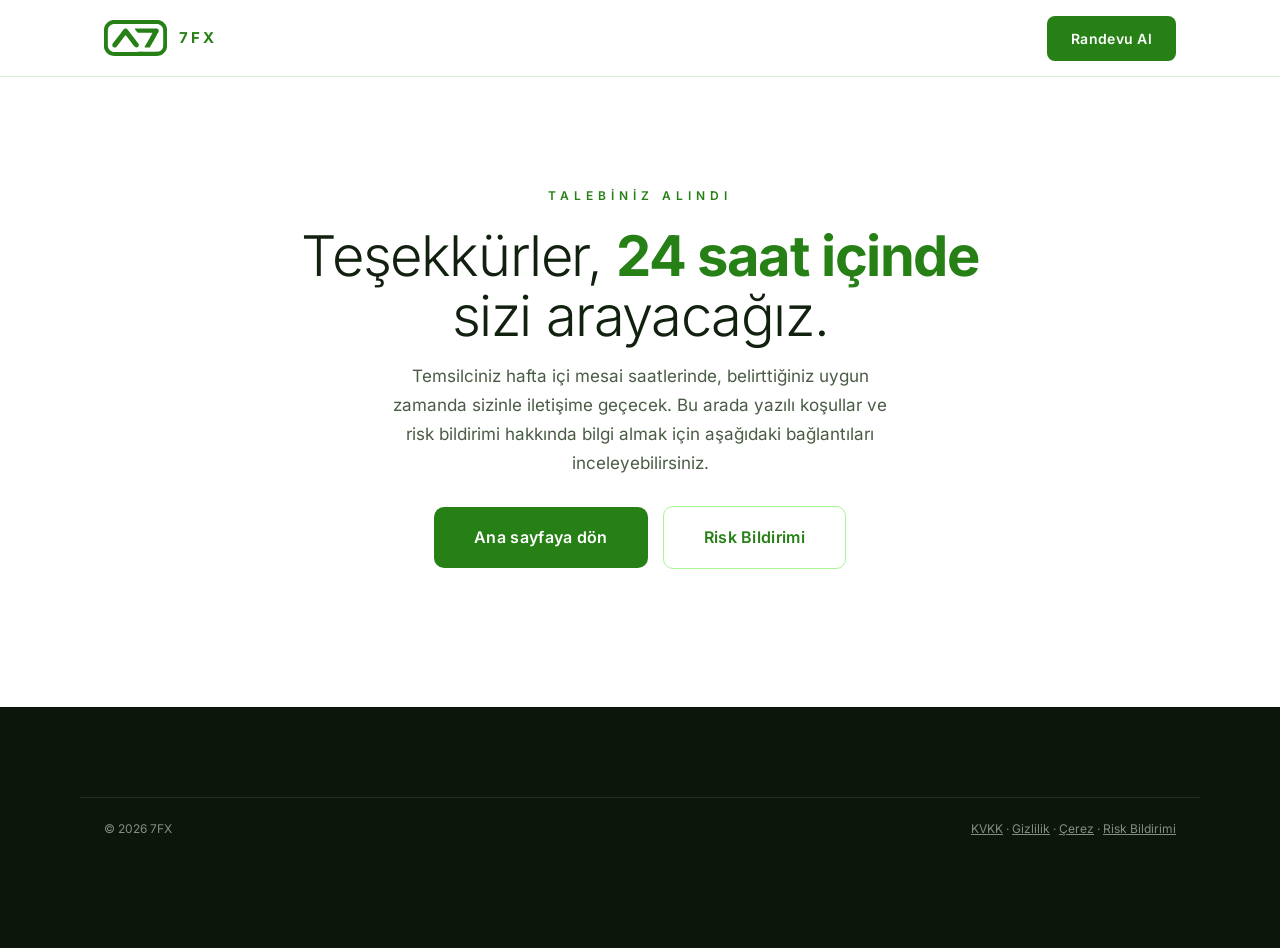
<file: tesekkurler.html>
<!DOCTYPE html>
<html lang="tr" data-root="">
<head>
<meta charset="utf-8"><meta name="viewport" content="width=device-width, initial-scale=1">
<title>Teşekkürler — 7FX</title>
<meta name="description" content="Talebiniz alındı.">
<meta name="robots" content="noindex">
<link rel="canonical" href="https://llvad.github.io/7fx-landing/tesekkurler.html">
<link rel="icon" href="assets/img/favicon.ico" sizes="any"><link rel="apple-touch-icon" href="assets/img/apple-touch-icon.png">
<meta name="theme-color" content="#268016">
<link rel="stylesheet" href="assets/css/site.css">
</head>
<body>
<header class="top"><div class="wrap nav">
  <a class="brand" href="./"><!--logo--><svg class="logo" viewBox="0 0 539.325261 307.826466" aria-hidden="true" focusable="false"><g transform="translate(-52.494689,344.826466) scale(0.100000,-0.100000)"
fill="currentColor" >
<path d="M1270 3440 c-85 -10 -215 -52 -285 -92 -11 -6 -29 -16 -40 -22 -82
-44 -218 -175 -278 -269 -55 -86 -63 -100 -85 -162 -61 -174 -57 -105 -57
-985 0 -885 -3 -835 62 -1000 55 -140 183 -298 312 -383 61 -41 87 -54 196
-102 22 -9 89 -26 149 -36 104 -18 188 -19 1971 -19 1808 0 1866 1 1977 20
155 27 233 58 348 139 201 141 323 325 371 563 6 27 8 366 7 840 -3 785 -3
794 -25 871 -99 350 -397 604 -748 638 -110 10 -3784 9 -3875 -1z m3923 -352
c196 -59 336 -208 381 -405 14 -63 16 -162 16 -780 0 -774 0 -775 -59 -892
-37 -73 -120 -164 -189 -208 -29 -19 -86 -45 -128 -59 -75 -24 -75 -24 -1995
-24 -1908 0 -1920 0 -1980 20 -100 34 -160 71 -229 140 -71 70 -118 155 -142
250 -20 82 -19 1491 1 1570 47 188 191 333 386 391 57 16 170 18 1963 18 1904
1 1904 1 1975 -21z"/>
<path d="M2330 2721 c-71 -14 -87 -31 -355 -381 -60 -79 -159 -207 -219 -285
-493 -632 -514 -661 -522 -716 -17 -124 82 -238 207 -239 59 0 107 16 143 49
15 14 75 87 132 161 57 74 156 203 220 285 64 83 162 211 219 285 154 201 199
255 217 258 10 2 46 -36 102 -110 85 -112 269 -350 481 -622 61 -77 127 -163
147 -191 57 -79 119 -115 198 -115 144 0 249 153 195 284 -15 35 -79 123 -249
341 -43 55 -144 185 -224 289 -194 249 -411 527 -467 599 -73 92 -141 124
-225 108z"/>
<path d="M3154 2716 c-7 -19 -8 -17 100 -161 102 -134 147 -182 182 -195 14
-6 269 -10 590 -10 310 0 578 -3 594 -6 52 -11 51 -15 -49 -186 -30 -51 -74
-131 -99 -178 -25 -47 -60 -109 -79 -138 -18 -29 -33 -54 -33 -57 0 -2 -84
-151 -186 -331 -146 -256 -185 -331 -177 -343 9 -14 40 -16 215 -19 204 -2
204 -2 230 25 20 22 206 341 350 603 14 25 35 62 47 83 11 20 30 53 41 72 52
90 65 114 95 170 18 33 74 131 124 219 50 87 96 179 102 203 24 91 -10 181
-88 233 -37 25 -37 25 -995 28 -835 2 -959 0 -964 -12z"/>
</g></svg><!--/logo--><span class="txt">7FX</span></a>
  <div class="navright"><a class="btn" href="./#randevu">Randevu Al</a></div>
</div></header>
<main class="center"><div>
  <div class="eyebrow">TALEBİNİZ ALINDI</div>
  <h1>Teşekkürler, <b>24 saat içinde</b><br>sizi arayacağız.</h1>
  <p>Temsilciniz hafta içi mesai saatlerinde, belirttiğiniz uygun zamanda sizinle iletişime geçecek. Bu arada yazılı koşullar ve risk bildirimi hakkında bilgi almak için aşağıdaki bağlantıları inceleyebilirsiniz.</p>
  <p><a class="btn big" href="./">Ana sayfaya dön</a> &nbsp; <a class="btn big ghost" href="yasal/risk-bildirimi.html">Risk Bildirimi</a></p>
</div></main>
<script>window.addEventListener("load",function(){if(window.fxTrack)window.fxTrack("generate_lead",{method:"post",type:"randevu"});});</script>
<footer class="foot"><div class="wrap fbot">
  <span>© <span data-year>2026</span> 7FX</span>
  <span><a href="yasal/kvkk.html">KVKK</a> · <a href="yasal/gizlilik.html">Gizlilik</a> · <a href="yasal/cerez.html">Çerez</a> · <a href="yasal/risk-bildirimi.html">Risk Bildirimi</a></span>
</div></footer>
<script src="assets/js/config.js" defer></script><script src="assets/js/site.js" defer></script>
</body>
</html>
</file>
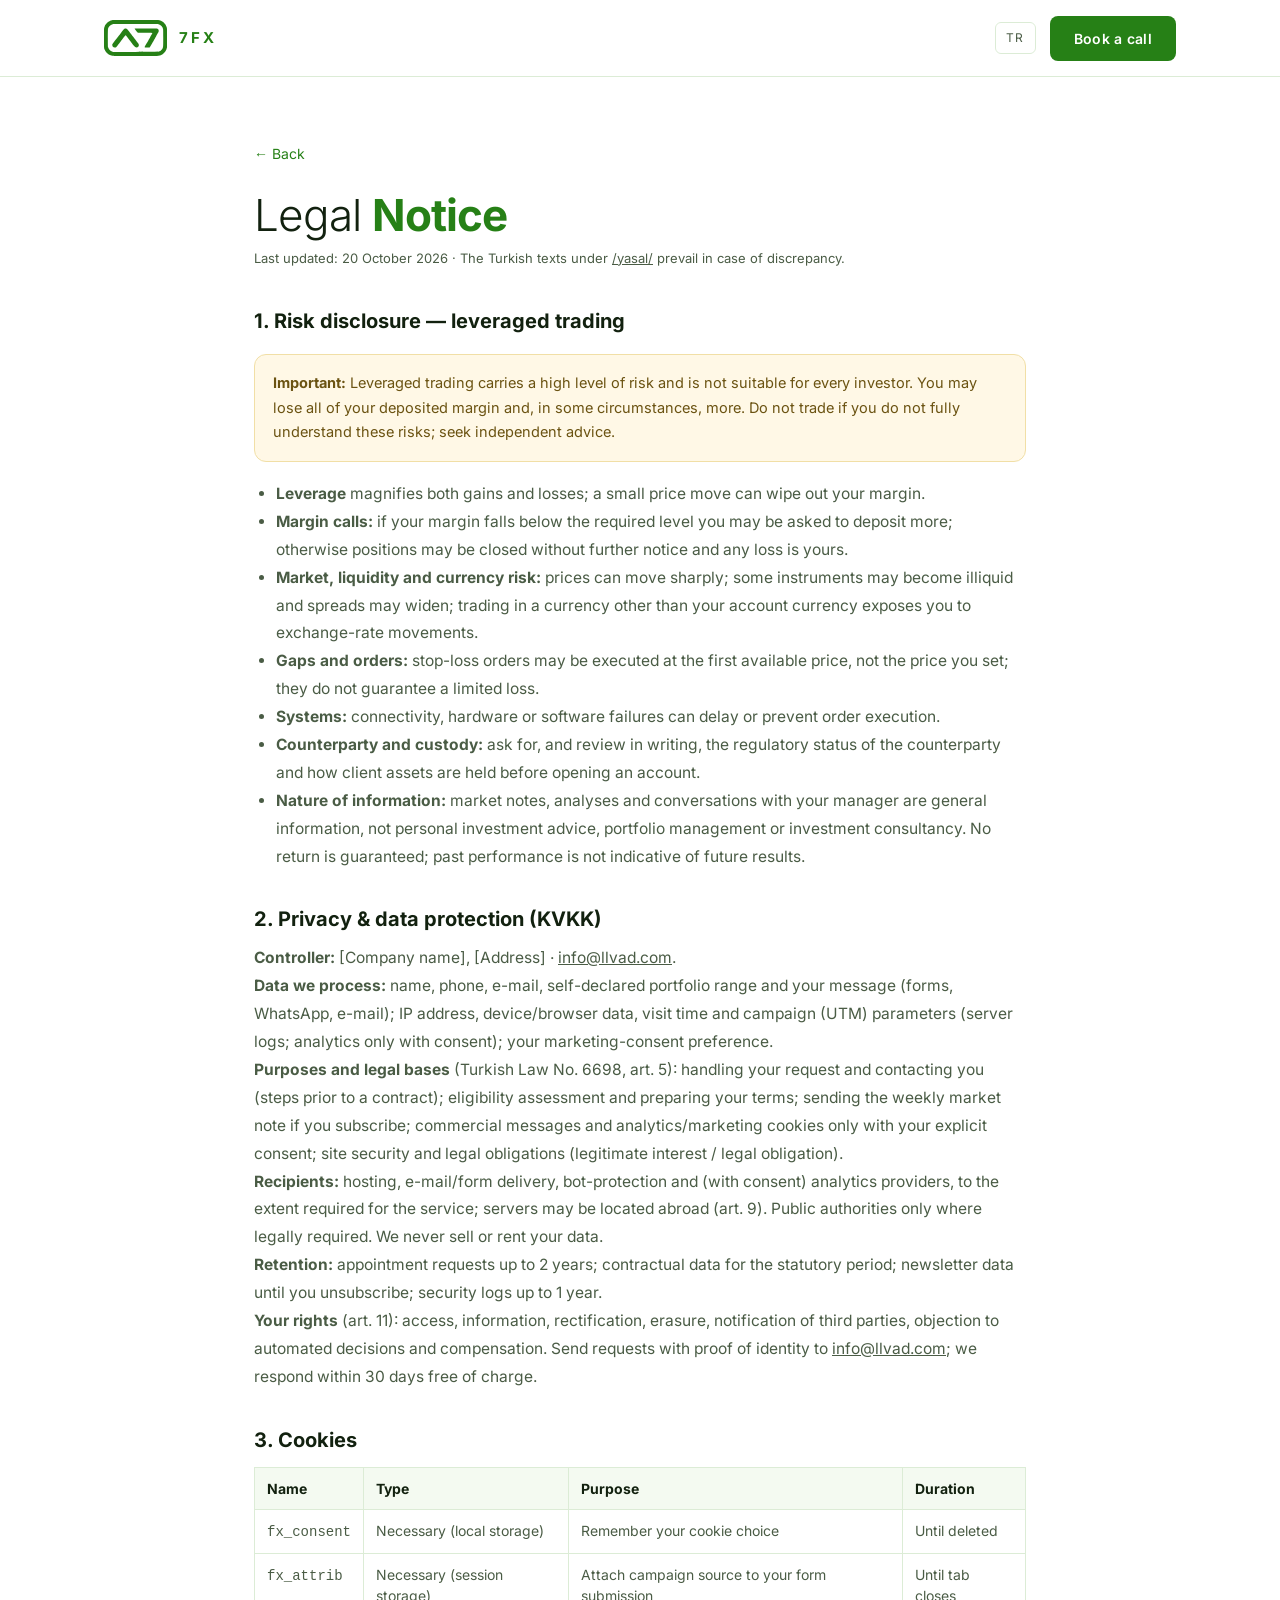
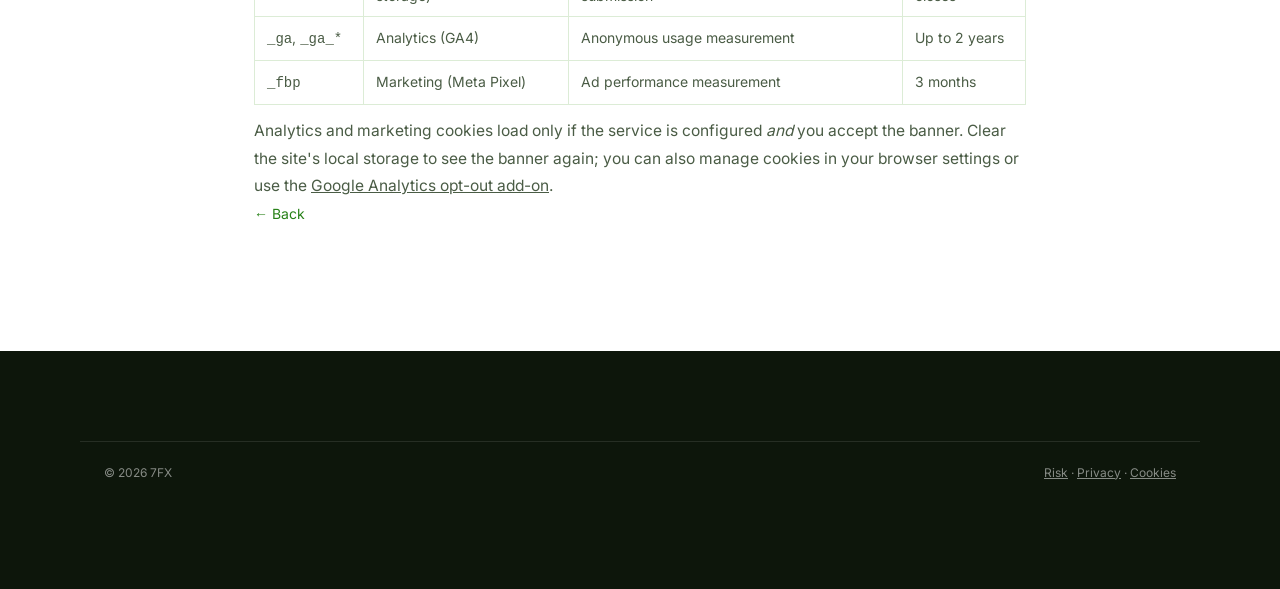
<file: en/legal.html>
<!DOCTYPE html>
<html lang="en" data-root="../">
<head>
<meta charset="utf-8"><meta name="viewport" content="width=device-width, initial-scale=1">
<title>Legal Notice — Risk Disclosure, Privacy, Cookies — 7FX</title>
<meta name="description" content="7FX legal notice: leveraged trading risk disclosure, privacy and data protection (KVKK), cookies.">
<link rel="canonical" href="https://llvad.github.io/7fx-landing/en/legal.html">
<link rel="icon" href="../assets/img/favicon.ico" sizes="any"><link rel="apple-touch-icon" href="../assets/img/apple-touch-icon.png">
<meta name="theme-color" content="#268016">
<link rel="stylesheet" href="../assets/css/site.css">
</head>
<body>
<!-- DRAFT: legal review recommended before publication. The Turkish versions (../yasal/) are the governing texts. -->
<header class="top"><div class="wrap nav">
  <a class="brand" href="./"><!--logo--><svg class="logo" viewBox="0 0 539.325261 307.826466" aria-hidden="true" focusable="false"><g transform="translate(-52.494689,344.826466) scale(0.100000,-0.100000)"
fill="currentColor" >
<path d="M1270 3440 c-85 -10 -215 -52 -285 -92 -11 -6 -29 -16 -40 -22 -82
-44 -218 -175 -278 -269 -55 -86 -63 -100 -85 -162 -61 -174 -57 -105 -57
-985 0 -885 -3 -835 62 -1000 55 -140 183 -298 312 -383 61 -41 87 -54 196
-102 22 -9 89 -26 149 -36 104 -18 188 -19 1971 -19 1808 0 1866 1 1977 20
155 27 233 58 348 139 201 141 323 325 371 563 6 27 8 366 7 840 -3 785 -3
794 -25 871 -99 350 -397 604 -748 638 -110 10 -3784 9 -3875 -1z m3923 -352
c196 -59 336 -208 381 -405 14 -63 16 -162 16 -780 0 -774 0 -775 -59 -892
-37 -73 -120 -164 -189 -208 -29 -19 -86 -45 -128 -59 -75 -24 -75 -24 -1995
-24 -1908 0 -1920 0 -1980 20 -100 34 -160 71 -229 140 -71 70 -118 155 -142
250 -20 82 -19 1491 1 1570 47 188 191 333 386 391 57 16 170 18 1963 18 1904
1 1904 1 1975 -21z"/>
<path d="M2330 2721 c-71 -14 -87 -31 -355 -381 -60 -79 -159 -207 -219 -285
-493 -632 -514 -661 -522 -716 -17 -124 82 -238 207 -239 59 0 107 16 143 49
15 14 75 87 132 161 57 74 156 203 220 285 64 83 162 211 219 285 154 201 199
255 217 258 10 2 46 -36 102 -110 85 -112 269 -350 481 -622 61 -77 127 -163
147 -191 57 -79 119 -115 198 -115 144 0 249 153 195 284 -15 35 -79 123 -249
341 -43 55 -144 185 -224 289 -194 249 -411 527 -467 599 -73 92 -141 124
-225 108z"/>
<path d="M3154 2716 c-7 -19 -8 -17 100 -161 102 -134 147 -182 182 -195 14
-6 269 -10 590 -10 310 0 578 -3 594 -6 52 -11 51 -15 -49 -186 -30 -51 -74
-131 -99 -178 -25 -47 -60 -109 -79 -138 -18 -29 -33 -54 -33 -57 0 -2 -84
-151 -186 -331 -146 -256 -185 -331 -177 -343 9 -14 40 -16 215 -19 204 -2
204 -2 230 25 20 22 206 341 350 603 14 25 35 62 47 83 11 20 30 53 41 72 52
90 65 114 95 170 18 33 74 131 124 219 50 87 96 179 102 203 24 91 -10 181
-88 233 -37 25 -37 25 -995 28 -835 2 -959 0 -964 -12z"/>
</g></svg><!--/logo--><span class="txt">7FX</span></a>
  <div class="navright"><a class="lang" href="../yasal/risk-bildirimi.html" hreflang="tr" lang="tr">TR</a><a class="btn" href="./#book">Book a call</a></div>
</div></header>
<main class="legal">
  <a class="back" href="./">← Back</a>
  <h1>Legal <b>Notice</b></h1>
  <p class="meta">Last updated: 20 October 2026 · The Turkish texts under <a href="../yasal/risk-bildirimi.html">/yasal/</a> prevail in case of discrepancy.</p>

  <h2 id="risk">1. Risk disclosure — leveraged trading</h2>
  <div class="warn"><b>Important:</b> Leveraged trading carries a high level of risk and is not suitable for every investor. You may lose all of your deposited margin and, in some circumstances, more. Do not trade if you do not fully understand these risks; seek independent advice.</div>
  <ul>
    <li><b>Leverage</b> magnifies both gains and losses; a small price move can wipe out your margin.</li>
    <li><b>Margin calls:</b> if your margin falls below the required level you may be asked to deposit more; otherwise positions may be closed without further notice and any loss is yours.</li>
    <li><b>Market, liquidity and currency risk:</b> prices can move sharply; some instruments may become illiquid and spreads may widen; trading in a currency other than your account currency exposes you to exchange-rate movements.</li>
    <li><b>Gaps and orders:</b> stop-loss orders may be executed at the first available price, not the price you set; they do not guarantee a limited loss.</li>
    <li><b>Systems:</b> connectivity, hardware or software failures can delay or prevent order execution.</li>
    <li><b>Counterparty and custody:</b> ask for, and review in writing, the regulatory status of the counterparty and how client assets are held before opening an account.</li>
    <li><b>Nature of information:</b> market notes, analyses and conversations with your manager are general information, not personal investment advice, portfolio management or investment consultancy. No return is guaranteed; past performance is not indicative of future results.</li>
  </ul>

  <h2 id="privacy">2. Privacy &amp; data protection (KVKK)</h2>
  <p><b>Controller:</b> <span data-co="name" data-co-keep>[Company name]</span>, <span data-co="address" data-co-keep>[Address]</span> · <a data-co="email" data-co-keep href="mailto:info@llvad.com">info@llvad.com</a>.</p>
  <p><b>Data we process:</b> name, phone, e-mail, self-declared portfolio range and your message (forms, WhatsApp, e-mail); IP address, device/browser data, visit time and campaign (UTM) parameters (server logs; analytics only with consent); your marketing-consent preference.</p>
  <p><b>Purposes and legal bases</b> (Turkish Law No. 6698, art. 5): handling your request and contacting you (steps prior to a contract); eligibility assessment and preparing your terms; sending the weekly market note if you subscribe; commercial messages and analytics/marketing cookies only with your explicit consent; site security and legal obligations (legitimate interest / legal obligation).</p>
  <p><b>Recipients:</b> hosting, e-mail/form delivery, bot-protection and (with consent) analytics providers, to the extent required for the service; servers may be located abroad (art. 9). Public authorities only where legally required. We never sell or rent your data.</p>
  <p><b>Retention:</b> appointment requests up to 2 years; contractual data for the statutory period; newsletter data until you unsubscribe; security logs up to 1 year.</p>
  <p><b>Your rights</b> (art. 11): access, information, rectification, erasure, notification of third parties, objection to automated decisions and compensation. Send requests with proof of identity to <a data-co="email" data-co-keep href="mailto:info@llvad.com">info@llvad.com</a>; we respond within 30 days free of charge.</p>

  <h2 id="cookies">3. Cookies</h2>
  <table>
    <tr><th>Name</th><th>Type</th><th>Purpose</th><th>Duration</th></tr>
    <tr><td><code>fx_consent</code></td><td>Necessary (local storage)</td><td>Remember your cookie choice</td><td>Until deleted</td></tr>
    <tr><td><code>fx_attrib</code></td><td>Necessary (session storage)</td><td>Attach campaign source to your form submission</td><td>Until tab closes</td></tr>
    <tr><td><code>_ga</code>, <code>_ga_*</code></td><td>Analytics (GA4)</td><td>Anonymous usage measurement</td><td>Up to 2 years</td></tr>
    <tr><td><code>_fbp</code></td><td>Marketing (Meta Pixel)</td><td>Ad performance measurement</td><td>3 months</td></tr>
  </table>
  <p>Analytics and marketing cookies load only if the service is configured <em>and</em> you accept the banner. Clear the site's local storage to see the banner again; you can also manage cookies in your browser settings or use the <a href="https://tools.google.com/dlpage/gaoptout" rel="noopener" target="_blank">Google Analytics opt-out add-on</a>.</p>
  <p><a class="back" href="./">← Back</a></p>
</main>
<footer class="foot"><div class="wrap fbot">
  <span>© <span data-year>2026</span> 7FX</span>
  <span><a href="legal.html#risk">Risk</a> · <a href="legal.html#privacy">Privacy</a> · <a href="legal.html#cookies">Cookies</a></span>
</div></footer>
<script src="../assets/js/config.js" defer></script><script src="../assets/js/site.js" defer></script>
</body>
</html>
</file>
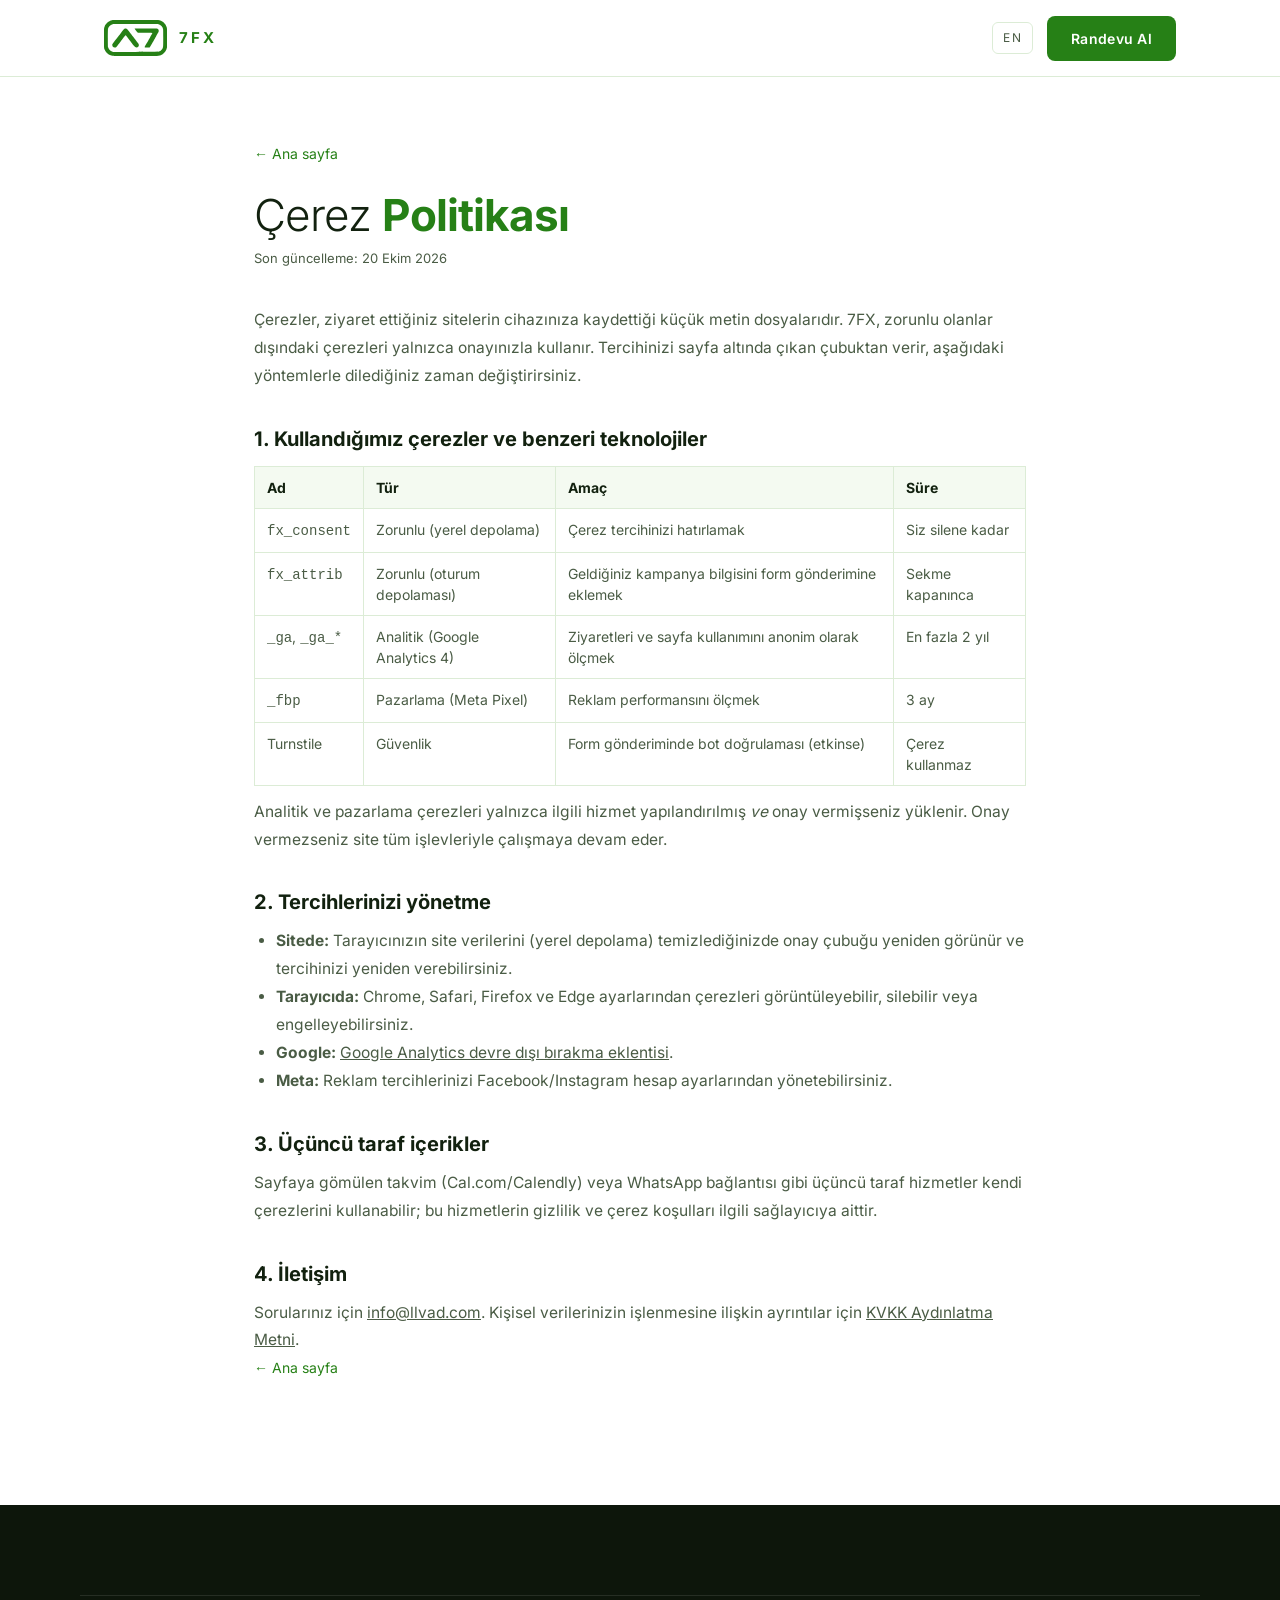
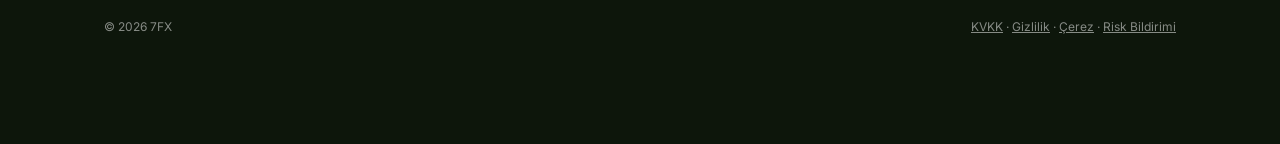
<file: yasal/cerez.html>
<!DOCTYPE html>
<html lang="tr" data-root="../">
<head>
<meta charset="utf-8"><meta name="viewport" content="width=device-width, initial-scale=1">
<title>Çerez Politikası — 7FX</title>
<meta name="description" content="7FX web sitesinde kullanılan çerezler, amaçları, süreleri ve tercihlerinizi nasıl yöneteceğiniz.">
<link rel="canonical" href="https://llvad.github.io/7fx-landing/yasal/cerez.html">
<link rel="icon" href="../assets/img/favicon.ico" sizes="any"><link rel="apple-touch-icon" href="../assets/img/apple-touch-icon.png">
<meta name="theme-color" content="#268016">
<link rel="stylesheet" href="../assets/css/site.css">
</head>
<body>
<header class="top"><div class="wrap nav">
  <a class="brand" href="../"><!--logo--><svg class="logo" viewBox="0 0 539.325261 307.826466" aria-hidden="true" focusable="false"><g transform="translate(-52.494689,344.826466) scale(0.100000,-0.100000)"
fill="currentColor" >
<path d="M1270 3440 c-85 -10 -215 -52 -285 -92 -11 -6 -29 -16 -40 -22 -82
-44 -218 -175 -278 -269 -55 -86 -63 -100 -85 -162 -61 -174 -57 -105 -57
-985 0 -885 -3 -835 62 -1000 55 -140 183 -298 312 -383 61 -41 87 -54 196
-102 22 -9 89 -26 149 -36 104 -18 188 -19 1971 -19 1808 0 1866 1 1977 20
155 27 233 58 348 139 201 141 323 325 371 563 6 27 8 366 7 840 -3 785 -3
794 -25 871 -99 350 -397 604 -748 638 -110 10 -3784 9 -3875 -1z m3923 -352
c196 -59 336 -208 381 -405 14 -63 16 -162 16 -780 0 -774 0 -775 -59 -892
-37 -73 -120 -164 -189 -208 -29 -19 -86 -45 -128 -59 -75 -24 -75 -24 -1995
-24 -1908 0 -1920 0 -1980 20 -100 34 -160 71 -229 140 -71 70 -118 155 -142
250 -20 82 -19 1491 1 1570 47 188 191 333 386 391 57 16 170 18 1963 18 1904
1 1904 1 1975 -21z"/>
<path d="M2330 2721 c-71 -14 -87 -31 -355 -381 -60 -79 -159 -207 -219 -285
-493 -632 -514 -661 -522 -716 -17 -124 82 -238 207 -239 59 0 107 16 143 49
15 14 75 87 132 161 57 74 156 203 220 285 64 83 162 211 219 285 154 201 199
255 217 258 10 2 46 -36 102 -110 85 -112 269 -350 481 -622 61 -77 127 -163
147 -191 57 -79 119 -115 198 -115 144 0 249 153 195 284 -15 35 -79 123 -249
341 -43 55 -144 185 -224 289 -194 249 -411 527 -467 599 -73 92 -141 124
-225 108z"/>
<path d="M3154 2716 c-7 -19 -8 -17 100 -161 102 -134 147 -182 182 -195 14
-6 269 -10 590 -10 310 0 578 -3 594 -6 52 -11 51 -15 -49 -186 -30 -51 -74
-131 -99 -178 -25 -47 -60 -109 -79 -138 -18 -29 -33 -54 -33 -57 0 -2 -84
-151 -186 -331 -146 -256 -185 -331 -177 -343 9 -14 40 -16 215 -19 204 -2
204 -2 230 25 20 22 206 341 350 603 14 25 35 62 47 83 11 20 30 53 41 72 52
90 65 114 95 170 18 33 74 131 124 219 50 87 96 179 102 203 24 91 -10 181
-88 233 -37 25 -37 25 -995 28 -835 2 -959 0 -964 -12z"/>
</g></svg><!--/logo--><span class="txt">7FX</span></a>
  <div class="navright"><a class="lang" href="../en/legal.html#cookies" hreflang="en" lang="en">EN</a><a class="btn" href="../#randevu">Randevu Al</a></div>
</div></header>
<main class="legal">
  <a class="back" href="../">← Ana sayfa</a>
  <h1>Çerez <b>Politikası</b></h1>
  <p class="meta">Son güncelleme: 20 Ekim 2026</p>
  <p>Çerezler, ziyaret ettiğiniz sitelerin cihazınıza kaydettiği küçük metin dosyalarıdır. 7FX, zorunlu olanlar dışındaki çerezleri yalnızca onayınızla kullanır. Tercihinizi sayfa altında çıkan çubuktan verir, aşağıdaki yöntemlerle dilediğiniz zaman değiştirirsiniz.</p>

  <h2>1. Kullandığımız çerezler ve benzeri teknolojiler</h2>
  <table>
    <tr><th>Ad</th><th>Tür</th><th>Amaç</th><th>Süre</th></tr>
    <tr><td><code>fx_consent</code></td><td>Zorunlu (yerel depolama)</td><td>Çerez tercihinizi hatırlamak</td><td>Siz silene kadar</td></tr>
    <tr><td><code>fx_attrib</code></td><td>Zorunlu (oturum depolaması)</td><td>Geldiğiniz kampanya bilgisini form gönderimine eklemek</td><td>Sekme kapanınca</td></tr>
    <tr><td><code>_ga</code>, <code>_ga_*</code></td><td>Analitik (Google Analytics 4)</td><td>Ziyaretleri ve sayfa kullanımını anonim olarak ölçmek</td><td>En fazla 2 yıl</td></tr>
    <tr><td><code>_fbp</code></td><td>Pazarlama (Meta Pixel)</td><td>Reklam performansını ölçmek</td><td>3 ay</td></tr>
    <tr><td>Turnstile</td><td>Güvenlik</td><td>Form gönderiminde bot doğrulaması (etkinse)</td><td>Çerez kullanmaz</td></tr>
  </table>
  <p>Analitik ve pazarlama çerezleri yalnızca ilgili hizmet yapılandırılmış <em>ve</em> onay vermişseniz yüklenir. Onay vermezseniz site tüm işlevleriyle çalışmaya devam eder.</p>

  <h2>2. Tercihlerinizi yönetme</h2>
  <ul>
    <li><b>Sitede:</b> Tarayıcınızın site verilerini (yerel depolama) temizlediğinizde onay çubuğu yeniden görünür ve tercihinizi yeniden verebilirsiniz.</li>
    <li><b>Tarayıcıda:</b> Chrome, Safari, Firefox ve Edge ayarlarından çerezleri görüntüleyebilir, silebilir veya engelleyebilirsiniz.</li>
    <li><b>Google:</b> <a href="https://tools.google.com/dlpage/gaoptout" rel="noopener" target="_blank">Google Analytics devre dışı bırakma eklentisi</a>.</li>
    <li><b>Meta:</b> Reklam tercihlerinizi Facebook/Instagram hesap ayarlarından yönetebilirsiniz.</li>
  </ul>

  <h2>3. Üçüncü taraf içerikler</h2>
  <p>Sayfaya gömülen takvim (Cal.com/Calendly) veya WhatsApp bağlantısı gibi üçüncü taraf hizmetler kendi çerezlerini kullanabilir; bu hizmetlerin gizlilik ve çerez koşulları ilgili sağlayıcıya aittir.</p>

  <h2>4. İletişim</h2>
  <p>Sorularınız için <a data-co="email" data-co-keep href="mailto:info@llvad.com">info@llvad.com</a>. Kişisel verilerinizin işlenmesine ilişkin ayrıntılar için <a href="kvkk.html">KVKK Aydınlatma Metni</a>.</p>
  <p><a class="back" href="../">← Ana sayfa</a></p>
</main>
<footer class="foot"><div class="wrap fbot">
  <span>© <span data-year>2026</span> 7FX</span>
  <span><a href="kvkk.html">KVKK</a> · <a href="gizlilik.html">Gizlilik</a> · <a href="cerez.html">Çerez</a> · <a href="risk-bildirimi.html">Risk Bildirimi</a></span>
</div></footer>
<script src="../assets/js/config.js" defer></script><script src="../assets/js/site.js" defer></script>
</body>
</html>
</file>
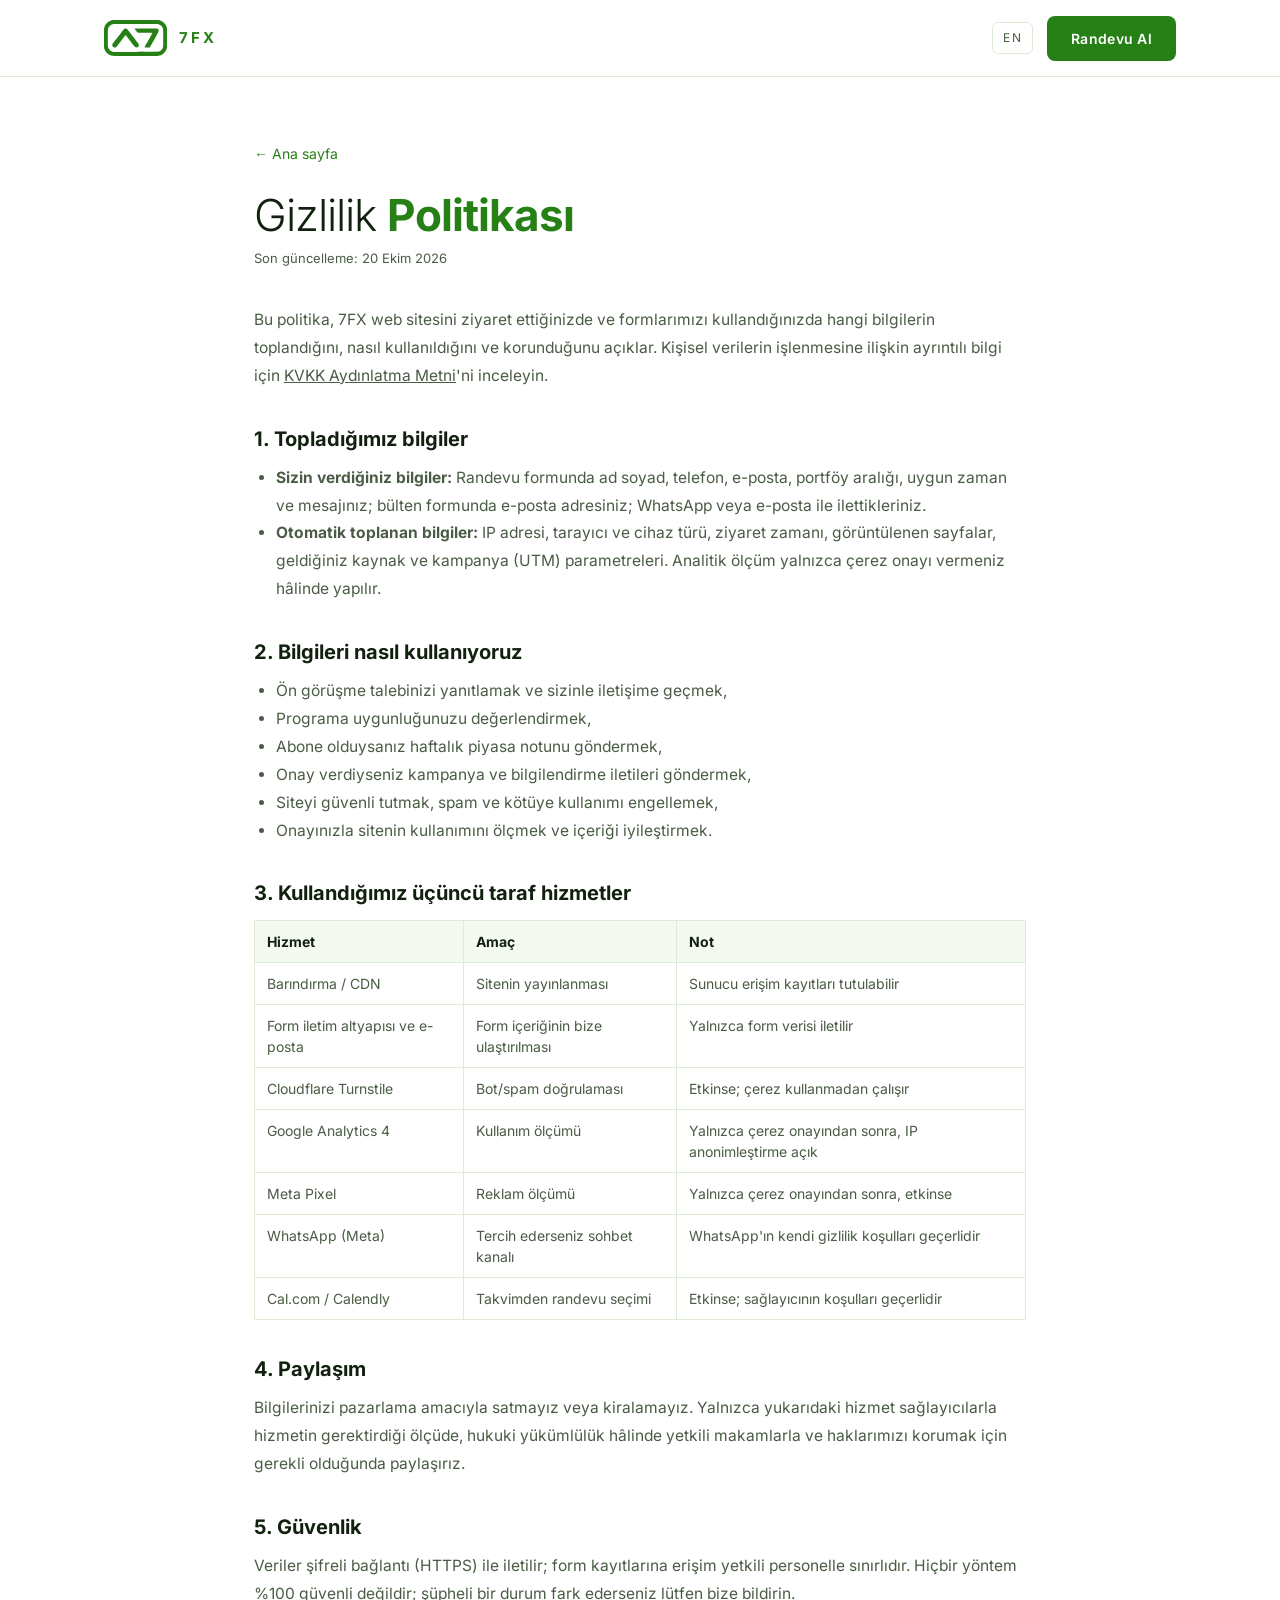
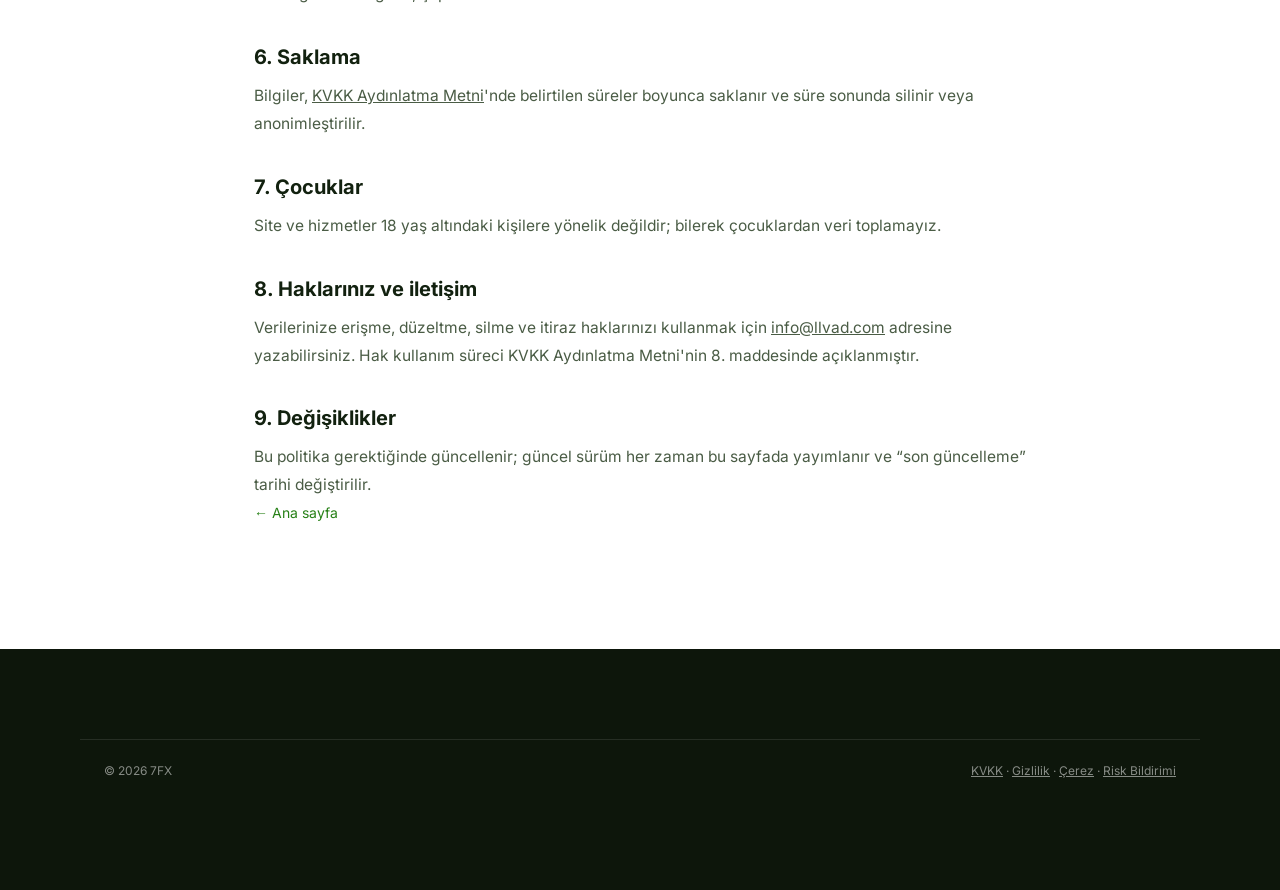
<file: yasal/gizlilik.html>
<!DOCTYPE html>
<html lang="tr" data-root="../">
<head>
<meta charset="utf-8"><meta name="viewport" content="width=device-width, initial-scale=1">
<title>Gizlilik Politikası — 7FX</title>
<meta name="description" content="7FX web sitesi gizlilik politikası: hangi bilgileri topluyoruz, nasıl kullanıyoruz, hangi üçüncü taraf hizmetlerden yararlanıyoruz.">
<link rel="canonical" href="https://llvad.github.io/7fx-landing/yasal/gizlilik.html">
<link rel="icon" href="../assets/img/favicon.ico" sizes="any"><link rel="apple-touch-icon" href="../assets/img/apple-touch-icon.png">
<meta name="theme-color" content="#268016">
<link rel="stylesheet" href="../assets/css/site.css">
</head>
<body>
<!-- TASLAK: Yayından önce hukuk danışmanı incelemesi önerilir. -->
<header class="top"><div class="wrap nav">
  <a class="brand" href="../"><!--logo--><svg class="logo" viewBox="0 0 539.325261 307.826466" aria-hidden="true" focusable="false"><g transform="translate(-52.494689,344.826466) scale(0.100000,-0.100000)"
fill="currentColor" >
<path d="M1270 3440 c-85 -10 -215 -52 -285 -92 -11 -6 -29 -16 -40 -22 -82
-44 -218 -175 -278 -269 -55 -86 -63 -100 -85 -162 -61 -174 -57 -105 -57
-985 0 -885 -3 -835 62 -1000 55 -140 183 -298 312 -383 61 -41 87 -54 196
-102 22 -9 89 -26 149 -36 104 -18 188 -19 1971 -19 1808 0 1866 1 1977 20
155 27 233 58 348 139 201 141 323 325 371 563 6 27 8 366 7 840 -3 785 -3
794 -25 871 -99 350 -397 604 -748 638 -110 10 -3784 9 -3875 -1z m3923 -352
c196 -59 336 -208 381 -405 14 -63 16 -162 16 -780 0 -774 0 -775 -59 -892
-37 -73 -120 -164 -189 -208 -29 -19 -86 -45 -128 -59 -75 -24 -75 -24 -1995
-24 -1908 0 -1920 0 -1980 20 -100 34 -160 71 -229 140 -71 70 -118 155 -142
250 -20 82 -19 1491 1 1570 47 188 191 333 386 391 57 16 170 18 1963 18 1904
1 1904 1 1975 -21z"/>
<path d="M2330 2721 c-71 -14 -87 -31 -355 -381 -60 -79 -159 -207 -219 -285
-493 -632 -514 -661 -522 -716 -17 -124 82 -238 207 -239 59 0 107 16 143 49
15 14 75 87 132 161 57 74 156 203 220 285 64 83 162 211 219 285 154 201 199
255 217 258 10 2 46 -36 102 -110 85 -112 269 -350 481 -622 61 -77 127 -163
147 -191 57 -79 119 -115 198 -115 144 0 249 153 195 284 -15 35 -79 123 -249
341 -43 55 -144 185 -224 289 -194 249 -411 527 -467 599 -73 92 -141 124
-225 108z"/>
<path d="M3154 2716 c-7 -19 -8 -17 100 -161 102 -134 147 -182 182 -195 14
-6 269 -10 590 -10 310 0 578 -3 594 -6 52 -11 51 -15 -49 -186 -30 -51 -74
-131 -99 -178 -25 -47 -60 -109 -79 -138 -18 -29 -33 -54 -33 -57 0 -2 -84
-151 -186 -331 -146 -256 -185 -331 -177 -343 9 -14 40 -16 215 -19 204 -2
204 -2 230 25 20 22 206 341 350 603 14 25 35 62 47 83 11 20 30 53 41 72 52
90 65 114 95 170 18 33 74 131 124 219 50 87 96 179 102 203 24 91 -10 181
-88 233 -37 25 -37 25 -995 28 -835 2 -959 0 -964 -12z"/>
</g></svg><!--/logo--><span class="txt">7FX</span></a>
  <div class="navright"><a class="lang" href="../en/legal.html#privacy" hreflang="en" lang="en">EN</a><a class="btn" href="../#randevu">Randevu Al</a></div>
</div></header>
<main class="legal">
  <a class="back" href="../">← Ana sayfa</a>
  <h1>Gizlilik <b>Politikası</b></h1>
  <p class="meta">Son güncelleme: 20 Ekim 2026</p>
  <p>Bu politika, 7FX web sitesini ziyaret ettiğinizde ve formlarımızı kullandığınızda hangi bilgilerin toplandığını, nasıl kullanıldığını ve korunduğunu açıklar. Kişisel verilerin işlenmesine ilişkin ayrıntılı bilgi için <a href="kvkk.html">KVKK Aydınlatma Metni</a>'ni inceleyin.</p>

  <h2>1. Topladığımız bilgiler</h2>
  <ul>
    <li><b>Sizin verdiğiniz bilgiler:</b> Randevu formunda ad soyad, telefon, e-posta, portföy aralığı, uygun zaman ve mesajınız; bülten formunda e-posta adresiniz; WhatsApp veya e-posta ile ilettikleriniz.</li>
    <li><b>Otomatik toplanan bilgiler:</b> IP adresi, tarayıcı ve cihaz türü, ziyaret zamanı, görüntülenen sayfalar, geldiğiniz kaynak ve kampanya (UTM) parametreleri. Analitik ölçüm yalnızca çerez onayı vermeniz hâlinde yapılır.</li>
  </ul>

  <h2>2. Bilgileri nasıl kullanıyoruz</h2>
  <ul>
    <li>Ön görüşme talebinizi yanıtlamak ve sizinle iletişime geçmek,</li>
    <li>Programa uygunluğunuzu değerlendirmek,</li>
    <li>Abone olduysanız haftalık piyasa notunu göndermek,</li>
    <li>Onay verdiyseniz kampanya ve bilgilendirme iletileri göndermek,</li>
    <li>Siteyi güvenli tutmak, spam ve kötüye kullanımı engellemek,</li>
    <li>Onayınızla sitenin kullanımını ölçmek ve içeriği iyileştirmek.</li>
  </ul>

  <h2>3. Kullandığımız üçüncü taraf hizmetler</h2>
  <table>
    <tr><th>Hizmet</th><th>Amaç</th><th>Not</th></tr>
    <tr><td>Barındırma / CDN</td><td>Sitenin yayınlanması</td><td>Sunucu erişim kayıtları tutulabilir</td></tr>
    <tr><td>Form iletim altyapısı ve e-posta</td><td>Form içeriğinin bize ulaştırılması</td><td>Yalnızca form verisi iletilir</td></tr>
    <tr><td>Cloudflare Turnstile</td><td>Bot/spam doğrulaması</td><td>Etkinse; çerez kullanmadan çalışır</td></tr>
    <tr><td>Google Analytics 4</td><td>Kullanım ölçümü</td><td>Yalnızca çerez onayından sonra, IP anonimleştirme açık</td></tr>
    <tr><td>Meta Pixel</td><td>Reklam ölçümü</td><td>Yalnızca çerez onayından sonra, etkinse</td></tr>
    <tr><td>WhatsApp (Meta)</td><td>Tercih ederseniz sohbet kanalı</td><td>WhatsApp'ın kendi gizlilik koşulları geçerlidir</td></tr>
    <tr><td>Cal.com / Calendly</td><td>Takvimden randevu seçimi</td><td>Etkinse; sağlayıcının koşulları geçerlidir</td></tr>
  </table>

  <h2>4. Paylaşım</h2>
  <p>Bilgilerinizi pazarlama amacıyla satmayız veya kiralamayız. Yalnızca yukarıdaki hizmet sağlayıcılarla hizmetin gerektirdiği ölçüde, hukuki yükümlülük hâlinde yetkili makamlarla ve haklarımızı korumak için gerekli olduğunda paylaşırız.</p>

  <h2>5. Güvenlik</h2>
  <p>Veriler şifreli bağlantı (HTTPS) ile iletilir; form kayıtlarına erişim yetkili personelle sınırlıdır. Hiçbir yöntem %100 güvenli değildir; şüpheli bir durum fark ederseniz lütfen bize bildirin.</p>

  <h2>6. Saklama</h2>
  <p>Bilgiler, <a href="kvkk.html#">KVKK Aydınlatma Metni</a>'nde belirtilen süreler boyunca saklanır ve süre sonunda silinir veya anonimleştirilir.</p>

  <h2>7. Çocuklar</h2>
  <p>Site ve hizmetler 18 yaş altındaki kişilere yönelik değildir; bilerek çocuklardan veri toplamayız.</p>

  <h2>8. Haklarınız ve iletişim</h2>
  <p>Verilerinize erişme, düzeltme, silme ve itiraz haklarınızı kullanmak için <a data-co="email" data-co-keep href="mailto:info@llvad.com">info@llvad.com</a> adresine yazabilirsiniz. Hak kullanım süreci KVKK Aydınlatma Metni'nin 8. maddesinde açıklanmıştır.</p>

  <h2>9. Değişiklikler</h2>
  <p>Bu politika gerektiğinde güncellenir; güncel sürüm her zaman bu sayfada yayımlanır ve “son güncelleme” tarihi değiştirilir.</p>
  <p><a class="back" href="../">← Ana sayfa</a></p>
</main>
<footer class="foot"><div class="wrap fbot">
  <span>© <span data-year>2026</span> 7FX</span>
  <span><a href="kvkk.html">KVKK</a> · <a href="gizlilik.html">Gizlilik</a> · <a href="cerez.html">Çerez</a> · <a href="risk-bildirimi.html">Risk Bildirimi</a></span>
</div></footer>
<script src="../assets/js/config.js" defer></script><script src="../assets/js/site.js" defer></script>
</body>
</html>
</file>
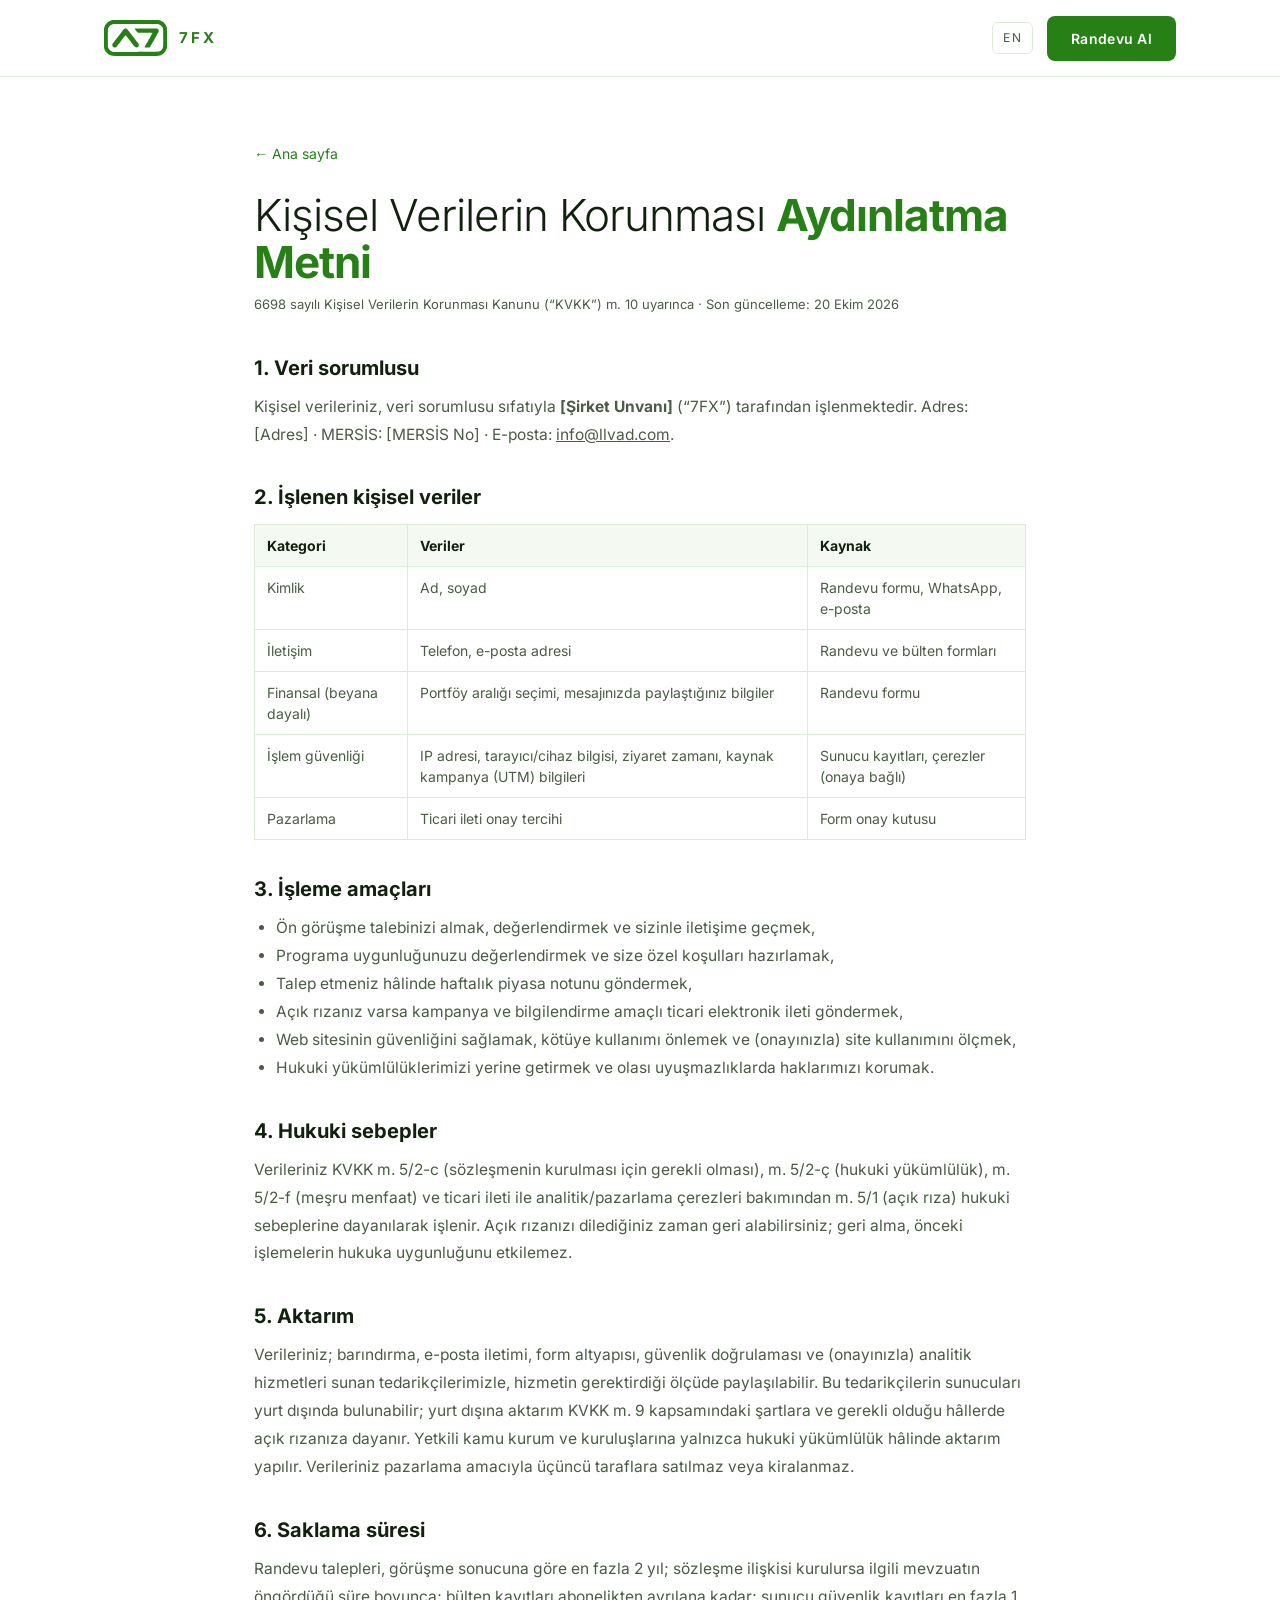
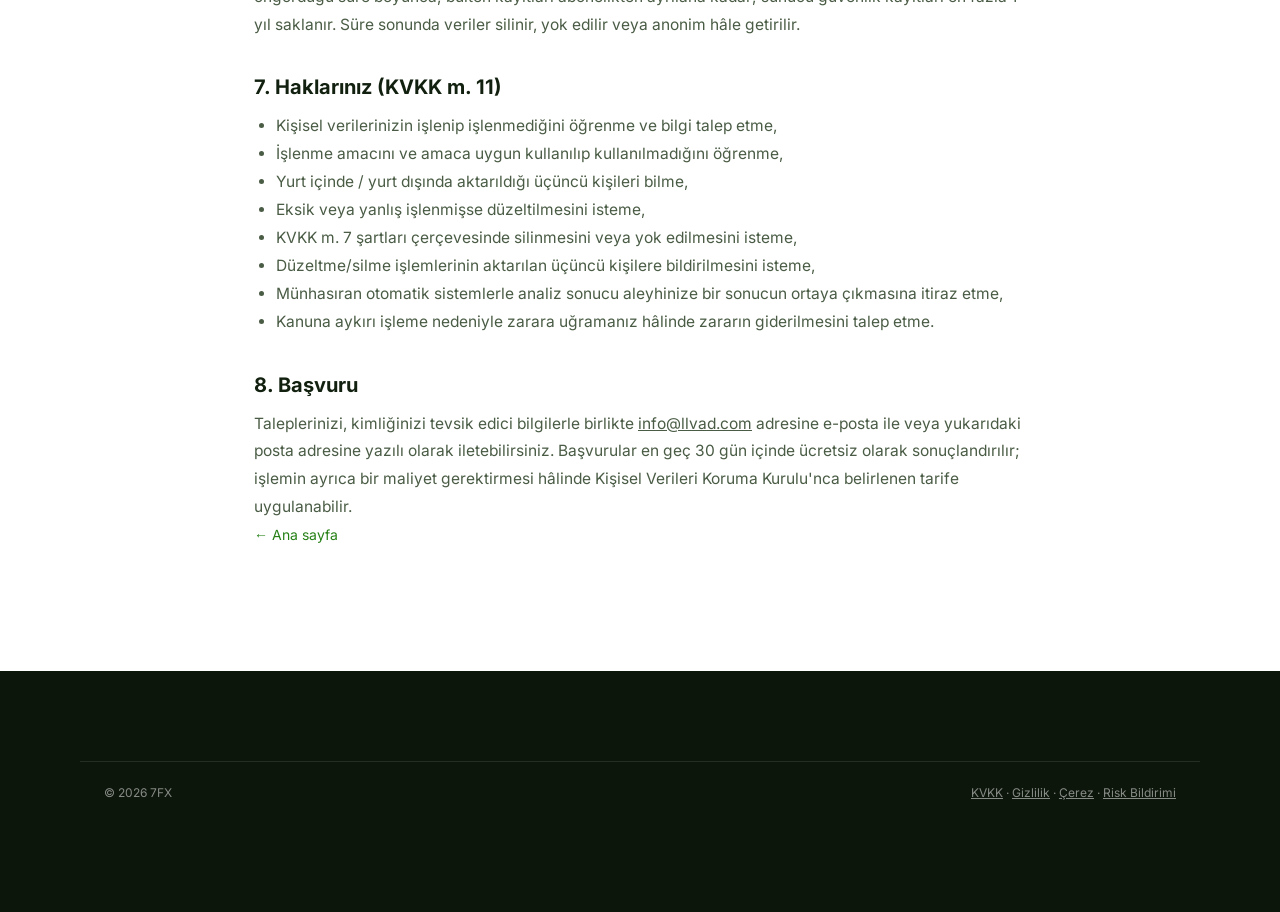
<file: yasal/kvkk.html>
<!DOCTYPE html>
<html lang="tr" data-root="../">
<head>
<meta charset="utf-8"><meta name="viewport" content="width=device-width, initial-scale=1">
<title>KVKK Aydınlatma Metni — 7FX</title>
<meta name="description" content="7FX kişisel verilerin korunması ve işlenmesi hakkında aydınlatma metni (6698 sayılı KVKK).">
<link rel="canonical" href="https://llvad.github.io/7fx-landing/yasal/kvkk.html">
<link rel="icon" href="../assets/img/favicon.ico" sizes="any"><link rel="apple-touch-icon" href="../assets/img/apple-touch-icon.png">
<meta name="theme-color" content="#268016">
<link rel="stylesheet" href="../assets/css/site.css">
</head>
<body>
<!-- TASLAK: Veri sorumlusu bilgileri assets/js/config.js → COMPANY alanından gelir; boşsa köşeli parantezli yer tutucular görünür. Yayından önce hukuk danışmanı incelemesi önerilir. -->
<header class="top"><div class="wrap nav">
  <a class="brand" href="../"><!--logo--><svg class="logo" viewBox="0 0 539.325261 307.826466" aria-hidden="true" focusable="false"><g transform="translate(-52.494689,344.826466) scale(0.100000,-0.100000)"
fill="currentColor" >
<path d="M1270 3440 c-85 -10 -215 -52 -285 -92 -11 -6 -29 -16 -40 -22 -82
-44 -218 -175 -278 -269 -55 -86 -63 -100 -85 -162 -61 -174 -57 -105 -57
-985 0 -885 -3 -835 62 -1000 55 -140 183 -298 312 -383 61 -41 87 -54 196
-102 22 -9 89 -26 149 -36 104 -18 188 -19 1971 -19 1808 0 1866 1 1977 20
155 27 233 58 348 139 201 141 323 325 371 563 6 27 8 366 7 840 -3 785 -3
794 -25 871 -99 350 -397 604 -748 638 -110 10 -3784 9 -3875 -1z m3923 -352
c196 -59 336 -208 381 -405 14 -63 16 -162 16 -780 0 -774 0 -775 -59 -892
-37 -73 -120 -164 -189 -208 -29 -19 -86 -45 -128 -59 -75 -24 -75 -24 -1995
-24 -1908 0 -1920 0 -1980 20 -100 34 -160 71 -229 140 -71 70 -118 155 -142
250 -20 82 -19 1491 1 1570 47 188 191 333 386 391 57 16 170 18 1963 18 1904
1 1904 1 1975 -21z"/>
<path d="M2330 2721 c-71 -14 -87 -31 -355 -381 -60 -79 -159 -207 -219 -285
-493 -632 -514 -661 -522 -716 -17 -124 82 -238 207 -239 59 0 107 16 143 49
15 14 75 87 132 161 57 74 156 203 220 285 64 83 162 211 219 285 154 201 199
255 217 258 10 2 46 -36 102 -110 85 -112 269 -350 481 -622 61 -77 127 -163
147 -191 57 -79 119 -115 198 -115 144 0 249 153 195 284 -15 35 -79 123 -249
341 -43 55 -144 185 -224 289 -194 249 -411 527 -467 599 -73 92 -141 124
-225 108z"/>
<path d="M3154 2716 c-7 -19 -8 -17 100 -161 102 -134 147 -182 182 -195 14
-6 269 -10 590 -10 310 0 578 -3 594 -6 52 -11 51 -15 -49 -186 -30 -51 -74
-131 -99 -178 -25 -47 -60 -109 -79 -138 -18 -29 -33 -54 -33 -57 0 -2 -84
-151 -186 -331 -146 -256 -185 -331 -177 -343 9 -14 40 -16 215 -19 204 -2
204 -2 230 25 20 22 206 341 350 603 14 25 35 62 47 83 11 20 30 53 41 72 52
90 65 114 95 170 18 33 74 131 124 219 50 87 96 179 102 203 24 91 -10 181
-88 233 -37 25 -37 25 -995 28 -835 2 -959 0 -964 -12z"/>
</g></svg><!--/logo--><span class="txt">7FX</span></a>
  <div class="navright"><a class="lang" href="../en/legal.html#privacy" hreflang="en" lang="en">EN</a><a class="btn" href="../#randevu">Randevu Al</a></div>
</div></header>
<main class="legal">
  <a class="back" href="../">← Ana sayfa</a>
  <h1>Kişisel Verilerin Korunması <b>Aydınlatma Metni</b></h1>
  <p class="meta">6698 sayılı Kişisel Verilerin Korunması Kanunu (“KVKK”) m. 10 uyarınca · Son güncelleme: 20 Ekim 2026</p>

  <h2>1. Veri sorumlusu</h2>
  <p>Kişisel verileriniz, veri sorumlusu sıfatıyla <b><span data-co="name" data-co-keep>[Şirket Unvanı]</span></b> (“7FX”) tarafından işlenmektedir. Adres: <span data-co="address" data-co-keep>[Adres]</span> · MERSİS: <span data-co="mersis" data-co-keep>[MERSİS No]</span> · E-posta: <a data-co="email" data-co-keep href="mailto:info@llvad.com">info@llvad.com</a>.</p>

  <h2>2. İşlenen kişisel veriler</h2>
  <table>
    <tr><th>Kategori</th><th>Veriler</th><th>Kaynak</th></tr>
    <tr><td>Kimlik</td><td>Ad, soyad</td><td>Randevu formu, WhatsApp, e-posta</td></tr>
    <tr><td>İletişim</td><td>Telefon, e-posta adresi</td><td>Randevu ve bülten formları</td></tr>
    <tr><td>Finansal (beyana dayalı)</td><td>Portföy aralığı seçimi, mesajınızda paylaştığınız bilgiler</td><td>Randevu formu</td></tr>
    <tr><td>İşlem güvenliği</td><td>IP adresi, tarayıcı/cihaz bilgisi, ziyaret zamanı, kaynak kampanya (UTM) bilgileri</td><td>Sunucu kayıtları, çerezler (onaya bağlı)</td></tr>
    <tr><td>Pazarlama</td><td>Ticari ileti onay tercihi</td><td>Form onay kutusu</td></tr>
  </table>

  <h2>3. İşleme amaçları</h2>
  <ul>
    <li>Ön görüşme talebinizi almak, değerlendirmek ve sizinle iletişime geçmek,</li>
    <li>Programa uygunluğunuzu değerlendirmek ve size özel koşulları hazırlamak,</li>
    <li>Talep etmeniz hâlinde haftalık piyasa notunu göndermek,</li>
    <li>Açık rızanız varsa kampanya ve bilgilendirme amaçlı ticari elektronik ileti göndermek,</li>
    <li>Web sitesinin güvenliğini sağlamak, kötüye kullanımı önlemek ve (onayınızla) site kullanımını ölçmek,</li>
    <li>Hukuki yükümlülüklerimizi yerine getirmek ve olası uyuşmazlıklarda haklarımızı korumak.</li>
  </ul>

  <h2>4. Hukuki sebepler</h2>
  <p>Verileriniz KVKK m. 5/2-c (sözleşmenin kurulması için gerekli olması), m. 5/2-ç (hukuki yükümlülük), m. 5/2-f (meşru menfaat) ve ticari ileti ile analitik/pazarlama çerezleri bakımından m. 5/1 (açık rıza) hukuki sebeplerine dayanılarak işlenir. Açık rızanızı dilediğiniz zaman geri alabilirsiniz; geri alma, önceki işlemelerin hukuka uygunluğunu etkilemez.</p>

  <h2>5. Aktarım</h2>
  <p>Verileriniz; barındırma, e-posta iletimi, form altyapısı, güvenlik doğrulaması ve (onayınızla) analitik hizmetleri sunan tedarikçilerimizle, hizmetin gerektirdiği ölçüde paylaşılabilir. Bu tedarikçilerin sunucuları yurt dışında bulunabilir; yurt dışına aktarım KVKK m. 9 kapsamındaki şartlara ve gerekli olduğu hâllerde açık rızanıza dayanır. Yetkili kamu kurum ve kuruluşlarına yalnızca hukuki yükümlülük hâlinde aktarım yapılır. Verileriniz pazarlama amacıyla üçüncü taraflara satılmaz veya kiralanmaz.</p>

  <h2>6. Saklama süresi</h2>
  <p>Randevu talepleri, görüşme sonucuna göre en fazla 2 yıl; sözleşme ilişkisi kurulursa ilgili mevzuatın öngördüğü süre boyunca; bülten kayıtları abonelikten ayrılana kadar; sunucu güvenlik kayıtları en fazla 1 yıl saklanır. Süre sonunda veriler silinir, yok edilir veya anonim hâle getirilir.</p>

  <h2>7. Haklarınız (KVKK m. 11)</h2>
  <ul>
    <li>Kişisel verilerinizin işlenip işlenmediğini öğrenme ve bilgi talep etme,</li>
    <li>İşlenme amacını ve amaca uygun kullanılıp kullanılmadığını öğrenme,</li>
    <li>Yurt içinde / yurt dışında aktarıldığı üçüncü kişileri bilme,</li>
    <li>Eksik veya yanlış işlenmişse düzeltilmesini isteme,</li>
    <li>KVKK m. 7 şartları çerçevesinde silinmesini veya yok edilmesini isteme,</li>
    <li>Düzeltme/silme işlemlerinin aktarılan üçüncü kişilere bildirilmesini isteme,</li>
    <li>Münhasıran otomatik sistemlerle analiz sonucu aleyhinize bir sonucun ortaya çıkmasına itiraz etme,</li>
    <li>Kanuna aykırı işleme nedeniyle zarara uğramanız hâlinde zararın giderilmesini talep etme.</li>
  </ul>

  <h2>8. Başvuru</h2>
  <p>Taleplerinizi, kimliğinizi tevsik edici bilgilerle birlikte <a data-co="email" data-co-keep href="mailto:info@llvad.com">info@llvad.com</a> adresine e-posta ile veya yukarıdaki posta adresine yazılı olarak iletebilirsiniz. Başvurular en geç 30 gün içinde ücretsiz olarak sonuçlandırılır; işlemin ayrıca bir maliyet gerektirmesi hâlinde Kişisel Verileri Koruma Kurulu'nca belirlenen tarife uygulanabilir.</p>
  <p><a class="back" href="../">← Ana sayfa</a></p>
</main>
<footer class="foot"><div class="wrap fbot">
  <span>© <span data-year>2026</span> 7FX</span>
  <span><a href="kvkk.html">KVKK</a> · <a href="gizlilik.html">Gizlilik</a> · <a href="cerez.html">Çerez</a> · <a href="risk-bildirimi.html">Risk Bildirimi</a></span>
</div></footer>
<script src="../assets/js/config.js" defer></script><script src="../assets/js/site.js" defer></script>
</body>
</html>
</file>
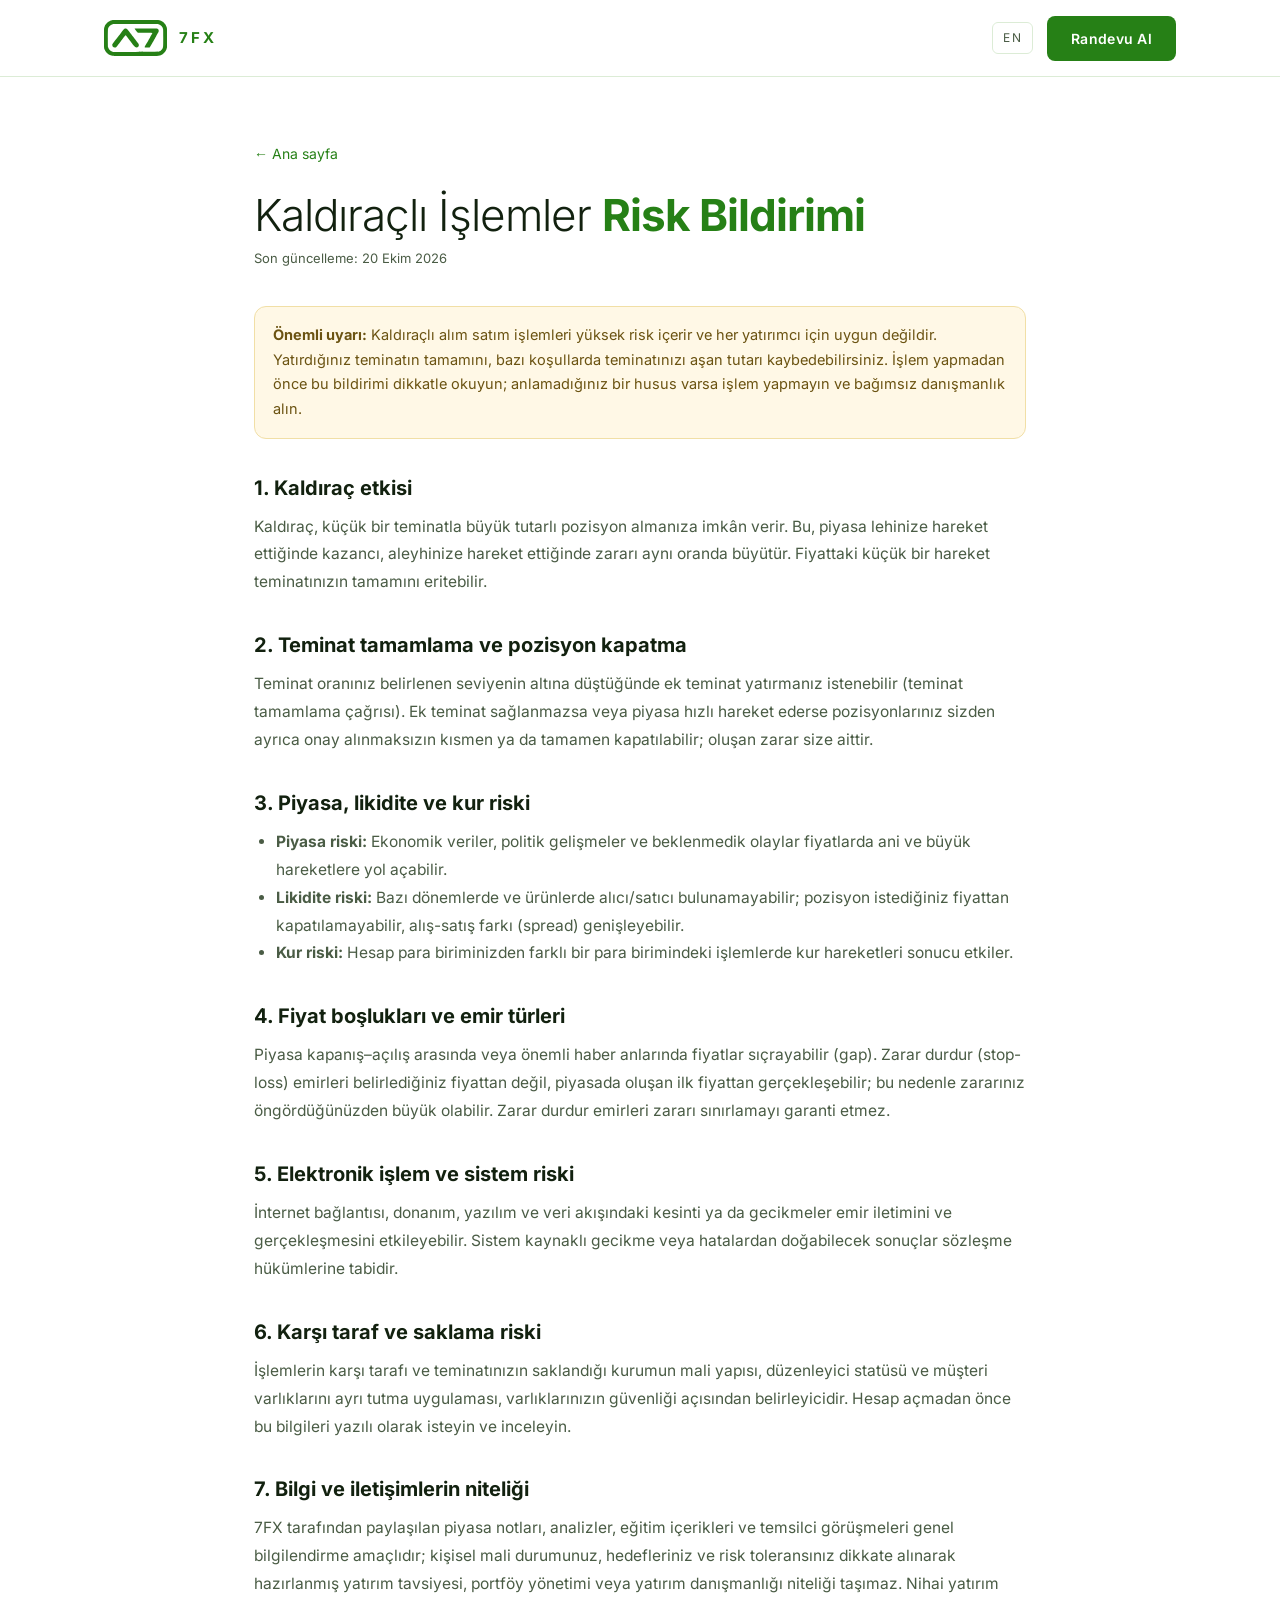
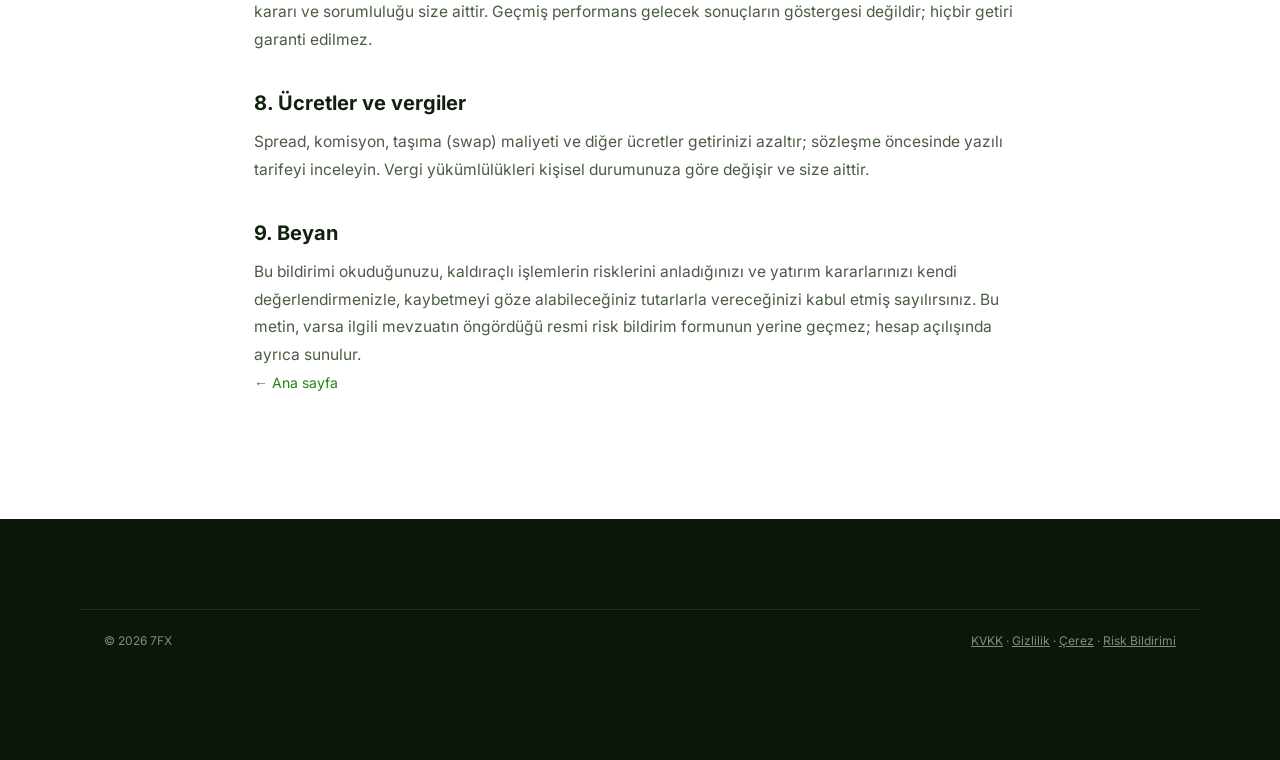
<file: yasal/risk-bildirimi.html>
<!DOCTYPE html>
<html lang="tr" data-root="../">
<head>
<meta charset="utf-8"><meta name="viewport" content="width=device-width, initial-scale=1">
<title>Risk Bildirimi — 7FX</title>
<meta name="description" content="7FX kaldıraçlı alım satım işlemleri risk bildirimi: kaldıraç, teminat, likidite, fiyat boşluğu ve sistem riskleri.">
<link rel="canonical" href="https://llvad.github.io/7fx-landing/yasal/risk-bildirimi.html">
<link rel="icon" href="../assets/img/favicon.ico" sizes="any"><link rel="apple-touch-icon" href="../assets/img/apple-touch-icon.png">
<meta name="theme-color" content="#268016">
<link rel="stylesheet" href="../assets/css/site.css">
</head>
<body>
<!-- TASLAK: Yayından önce hukuk danışmanı incelemesi önerilir. Faaliyet lisansa tabi ise ilgili mevzuatın öngördüğü resmi risk bildirim formu ayrıca imzalatılmalıdır. -->
<header class="top"><div class="wrap nav">
  <a class="brand" href="../"><!--logo--><svg class="logo" viewBox="0 0 539.325261 307.826466" aria-hidden="true" focusable="false"><g transform="translate(-52.494689,344.826466) scale(0.100000,-0.100000)"
fill="currentColor" >
<path d="M1270 3440 c-85 -10 -215 -52 -285 -92 -11 -6 -29 -16 -40 -22 -82
-44 -218 -175 -278 -269 -55 -86 -63 -100 -85 -162 -61 -174 -57 -105 -57
-985 0 -885 -3 -835 62 -1000 55 -140 183 -298 312 -383 61 -41 87 -54 196
-102 22 -9 89 -26 149 -36 104 -18 188 -19 1971 -19 1808 0 1866 1 1977 20
155 27 233 58 348 139 201 141 323 325 371 563 6 27 8 366 7 840 -3 785 -3
794 -25 871 -99 350 -397 604 -748 638 -110 10 -3784 9 -3875 -1z m3923 -352
c196 -59 336 -208 381 -405 14 -63 16 -162 16 -780 0 -774 0 -775 -59 -892
-37 -73 -120 -164 -189 -208 -29 -19 -86 -45 -128 -59 -75 -24 -75 -24 -1995
-24 -1908 0 -1920 0 -1980 20 -100 34 -160 71 -229 140 -71 70 -118 155 -142
250 -20 82 -19 1491 1 1570 47 188 191 333 386 391 57 16 170 18 1963 18 1904
1 1904 1 1975 -21z"/>
<path d="M2330 2721 c-71 -14 -87 -31 -355 -381 -60 -79 -159 -207 -219 -285
-493 -632 -514 -661 -522 -716 -17 -124 82 -238 207 -239 59 0 107 16 143 49
15 14 75 87 132 161 57 74 156 203 220 285 64 83 162 211 219 285 154 201 199
255 217 258 10 2 46 -36 102 -110 85 -112 269 -350 481 -622 61 -77 127 -163
147 -191 57 -79 119 -115 198 -115 144 0 249 153 195 284 -15 35 -79 123 -249
341 -43 55 -144 185 -224 289 -194 249 -411 527 -467 599 -73 92 -141 124
-225 108z"/>
<path d="M3154 2716 c-7 -19 -8 -17 100 -161 102 -134 147 -182 182 -195 14
-6 269 -10 590 -10 310 0 578 -3 594 -6 52 -11 51 -15 -49 -186 -30 -51 -74
-131 -99 -178 -25 -47 -60 -109 -79 -138 -18 -29 -33 -54 -33 -57 0 -2 -84
-151 -186 -331 -146 -256 -185 -331 -177 -343 9 -14 40 -16 215 -19 204 -2
204 -2 230 25 20 22 206 341 350 603 14 25 35 62 47 83 11 20 30 53 41 72 52
90 65 114 95 170 18 33 74 131 124 219 50 87 96 179 102 203 24 91 -10 181
-88 233 -37 25 -37 25 -995 28 -835 2 -959 0 -964 -12z"/>
</g></svg><!--/logo--><span class="txt">7FX</span></a>
  <div class="navright"><a class="lang" href="../en/legal.html#risk" hreflang="en" lang="en">EN</a><a class="btn" href="../#randevu">Randevu Al</a></div>
</div></header>
<main class="legal">
  <a class="back" href="../">← Ana sayfa</a>
  <h1>Kaldıraçlı İşlemler <b>Risk Bildirimi</b></h1>
  <p class="meta">Son güncelleme: 20 Ekim 2026</p>
  <div class="warn"><b>Önemli uyarı:</b> Kaldıraçlı alım satım işlemleri yüksek risk içerir ve her yatırımcı için uygun değildir. Yatırdığınız teminatın tamamını, bazı koşullarda teminatınızı aşan tutarı kaybedebilirsiniz. İşlem yapmadan önce bu bildirimi dikkatle okuyun; anlamadığınız bir husus varsa işlem yapmayın ve bağımsız danışmanlık alın.</div>

  <h2>1. Kaldıraç etkisi</h2>
  <p>Kaldıraç, küçük bir teminatla büyük tutarlı pozisyon almanıza imkân verir. Bu, piyasa lehinize hareket ettiğinde kazancı, aleyhinize hareket ettiğinde zararı aynı oranda büyütür. Fiyattaki küçük bir hareket teminatınızın tamamını eritebilir.</p>

  <h2>2. Teminat tamamlama ve pozisyon kapatma</h2>
  <p>Teminat oranınız belirlenen seviyenin altına düştüğünde ek teminat yatırmanız istenebilir (teminat tamamlama çağrısı). Ek teminat sağlanmazsa veya piyasa hızlı hareket ederse pozisyonlarınız sizden ayrıca onay alınmaksızın kısmen ya da tamamen kapatılabilir; oluşan zarar size aittir.</p>

  <h2>3. Piyasa, likidite ve kur riski</h2>
  <ul>
    <li><b>Piyasa riski:</b> Ekonomik veriler, politik gelişmeler ve beklenmedik olaylar fiyatlarda ani ve büyük hareketlere yol açabilir.</li>
    <li><b>Likidite riski:</b> Bazı dönemlerde ve ürünlerde alıcı/satıcı bulunamayabilir; pozisyon istediğiniz fiyattan kapatılamayabilir, alış-satış farkı (spread) genişleyebilir.</li>
    <li><b>Kur riski:</b> Hesap para biriminizden farklı bir para birimindeki işlemlerde kur hareketleri sonucu etkiler.</li>
  </ul>

  <h2>4. Fiyat boşlukları ve emir türleri</h2>
  <p>Piyasa kapanış–açılış arasında veya önemli haber anlarında fiyatlar sıçrayabilir (gap). Zarar durdur (stop-loss) emirleri belirlediğiniz fiyattan değil, piyasada oluşan ilk fiyattan gerçekleşebilir; bu nedenle zararınız öngördüğünüzden büyük olabilir. Zarar durdur emirleri zararı sınırlamayı garanti etmez.</p>

  <h2>5. Elektronik işlem ve sistem riski</h2>
  <p>İnternet bağlantısı, donanım, yazılım ve veri akışındaki kesinti ya da gecikmeler emir iletimini ve gerçekleşmesini etkileyebilir. Sistem kaynaklı gecikme veya hatalardan doğabilecek sonuçlar sözleşme hükümlerine tabidir.</p>

  <h2>6. Karşı taraf ve saklama riski</h2>
  <p>İşlemlerin karşı tarafı ve teminatınızın saklandığı kurumun mali yapısı, düzenleyici statüsü ve müşteri varlıklarını ayrı tutma uygulaması, varlıklarınızın güvenliği açısından belirleyicidir. Hesap açmadan önce bu bilgileri yazılı olarak isteyin ve inceleyin.</p>

  <h2>7. Bilgi ve iletişimlerin niteliği</h2>
  <p>7FX tarafından paylaşılan piyasa notları, analizler, eğitim içerikleri ve temsilci görüşmeleri genel bilgilendirme amaçlıdır; kişisel mali durumunuz, hedefleriniz ve risk toleransınız dikkate alınarak hazırlanmış yatırım tavsiyesi, portföy yönetimi veya yatırım danışmanlığı niteliği taşımaz. Nihai yatırım kararı ve sorumluluğu size aittir. Geçmiş performans gelecek sonuçların göstergesi değildir; hiçbir getiri garanti edilmez.</p>

  <h2>8. Ücretler ve vergiler</h2>
  <p>Spread, komisyon, taşıma (swap) maliyeti ve diğer ücretler getirinizi azaltır; sözleşme öncesinde yazılı tarifeyi inceleyin. Vergi yükümlülükleri kişisel durumunuza göre değişir ve size aittir.</p>

  <h2>9. Beyan</h2>
  <p>Bu bildirimi okuduğunuzu, kaldıraçlı işlemlerin risklerini anladığınızı ve yatırım kararlarınızı kendi değerlendirmenizle, kaybetmeyi göze alabileceğiniz tutarlarla vereceğinizi kabul etmiş sayılırsınız. Bu metin, varsa ilgili mevzuatın öngördüğü resmi risk bildirim formunun yerine geçmez; hesap açılışında ayrıca sunulur.</p>
  <p><a class="back" href="../">← Ana sayfa</a></p>
</main>
<footer class="foot"><div class="wrap fbot">
  <span>© <span data-year>2026</span> 7FX</span>
  <span><a href="kvkk.html">KVKK</a> · <a href="gizlilik.html">Gizlilik</a> · <a href="cerez.html">Çerez</a> · <a href="risk-bildirimi.html">Risk Bildirimi</a></span>
</div></footer>
<script src="../assets/js/config.js" defer></script><script src="../assets/js/site.js" defer></script>
</body>
</html>
</file>
<file: assets/css/site.css>
/* 7FX — site stili (Faz 1-3). Açık tema, marka yeşili. */
@font-face{font-family:"Inter";font-style:normal;font-weight:100 900;font-display:swap;
  src:url("../fonts/inter-latin-wght-normal.woff2") format("woff2");
  unicode-range:U+0000-00FF,U+0131,U+0152-0153,U+02BB-02BC,U+02C6,U+02DA,U+02DC,U+0304,U+0308,U+0329,U+2000-206F,U+20AC,U+2122,U+2191,U+2193,U+2212,U+2215,U+FEFF,U+FFFD;}
@font-face{font-family:"Inter";font-style:normal;font-weight:100 900;font-display:swap;
  src:url("../fonts/inter-latin-ext-wght-normal.woff2") format("woff2");
  unicode-range:U+0100-02BA,U+02BD-02C5,U+02C7-02CC,U+02CE-02D7,U+02DD-02FF,U+0304,U+0308,U+0329,U+1D00-1DBF,U+1E00-1E9F,U+1EF2-1EFF,U+2020,U+20A0-20AB,U+20AD-20C0,U+2113,U+2C60-2C7F,U+A720-A7FF;}

*{margin:0;padding:0;box-sizing:border-box}
:root{
  --green:#6DF84D; --gdark:#268016; --gdeep:#1f6a12; --gsoft:#A8F596;
  --bg:#fff; --soft:#f4faf1; --soft2:#e9f5e4;
  --ink:#12210f; --mut:#4a5c45; --line:#dcecd6; --dark:#0d160b;
  --r:14px; --shadow:0 18px 40px rgba(30,80,20,.10);
}
html{scroll-behavior:smooth;scroll-padding-top:84px}
body{font-family:"Inter",-apple-system,BlinkMacSystemFont,"Helvetica Neue",Arial,sans-serif;color:var(--ink);background:var(--bg);
  -webkit-font-smoothing:antialiased;line-height:1.5}
img,svg,video{display:block;max-width:100%}
a{color:inherit}
.wrap{max-width:1120px;margin:0 auto;padding:0 24px}
.sr{position:absolute;width:1px;height:1px;overflow:hidden;clip:rect(0 0 0 0);white-space:nowrap}
:focus-visible{outline:2px solid var(--gdark);outline-offset:3px;border-radius:6px}

/* header */
header.top{position:sticky;top:0;background:rgba(255,255,255,.92);backdrop-filter:blur(12px);-webkit-backdrop-filter:blur(12px);
  border-bottom:1px solid var(--line);z-index:50}
.nav{display:flex;align-items:center;justify-content:space-between;height:76px;gap:16px}
.brand{display:flex;align-items:center;gap:12px;text-decoration:none;color:var(--gdark)}
.brand svg{height:36px;width:auto}
.brand .txt{font-weight:700;letter-spacing:3px;font-size:15px}
.navlinks{display:flex;gap:26px;font-size:14px;color:var(--mut)}
.navlinks a{text-decoration:none}
.navlinks a:hover{color:var(--gdark)}
.navright{display:flex;align-items:center;gap:14px}
.lang{font-size:12px;letter-spacing:1.5px;text-decoration:none;color:var(--mut);border:1px solid var(--line);padding:6px 10px;border-radius:6px}
.lang:hover{color:var(--gdark);border-color:var(--gsoft)}

/* buttons */
.btn{display:inline-flex;align-items:center;justify-content:center;gap:8px;background:var(--gdark);color:#fff;padding:12px 24px;border-radius:8px;
  text-decoration:none;font-weight:600;font-size:14px;letter-spacing:.3px;border:0;cursor:pointer;font-family:inherit;transition:background .15s,transform .15s}
.btn:hover{background:var(--gdeep)}
.btn:active{transform:translateY(1px)}
.btn.ghost{background:transparent;color:var(--gdark);border:1.5px solid var(--gsoft)}
.btn.ghost:hover{background:var(--soft)}
.btn.big{padding:17px 40px;font-size:16px;border-radius:10px}
.btn.wa{background:#25D366}
.btn.wa:hover{background:#1ebe5b}
.btn[disabled]{opacity:.6;cursor:progress}

/* hero */
.hero{background:linear-gradient(170deg,#fff 0%,var(--soft) 55%,var(--soft2) 100%);padding:76px 0 60px;text-align:center}
.eyebrow{font-size:12px;letter-spacing:5px;color:var(--gdark);font-weight:600;margin-bottom:22px}
h1{font-size:clamp(38px,5.4vw,66px);line-height:1.06;font-weight:300;letter-spacing:-1.6px}
h1 b{font-weight:700;color:var(--gdark)}
.lead{margin:26px auto 0;max-width:660px;font-size:18px;line-height:1.7;color:var(--mut)}
.hero .actions{margin-top:30px;display:flex;gap:12px;justify-content:center;flex-wrap:wrap}

.video{margin:48px auto 0;max-width:940px}
.vframe{position:relative;border-radius:16px;overflow:hidden;box-shadow:0 30px 70px rgba(30,80,20,.16);border:1px solid var(--line);background:var(--dark);
  aspect-ratio:16/9}
.vframe video{width:100%;height:100%;object-fit:cover}
.vframe::after{content:"";position:absolute;inset:0;pointer-events:none;box-shadow:inset 0 0 0 1px rgba(109,248,77,.18)}
.vcaption{margin-top:16px;font-size:13px;color:var(--mut);letter-spacing:.4px}

.stats{display:grid;grid-template-columns:repeat(3,1fr);gap:22px;margin:64px 0 0}
.stat{background:#fff;border:1px solid var(--line);border-radius:var(--r);padding:28px 22px;text-align:center}
.stat .v{font-size:36px;font-weight:700;color:var(--gdark);letter-spacing:-1px;font-variant-numeric:tabular-nums}
.stat .l{margin-top:8px;font-size:12px;letter-spacing:2.4px;color:var(--mut);line-height:1.6}

/* sections */
section.sec{padding:96px 0}
section.sec.alt{background:var(--soft)}
.sec h2{font-size:clamp(28px,3.6vw,42px);font-weight:300;letter-spacing:-1px;text-align:center}
.sec h2 b{font-weight:700}
.sec .sub{text-align:center;color:var(--mut);max-width:620px;margin:16px auto 0;font-size:16px;line-height:1.7}
.grid{display:grid;grid-template-columns:repeat(3,1fr);gap:24px;margin-top:52px}
.grid.g4{grid-template-columns:repeat(4,1fr)}
.grid.g2{grid-template-columns:repeat(2,1fr)}
.card{border:1px solid var(--line);border-radius:var(--r);padding:30px 26px;background:#fff;transition:transform .18s ease,box-shadow .18s ease}
.card:hover{transform:translateY(-4px);box-shadow:var(--shadow)}
.card .n{font-size:12px;letter-spacing:3px;color:var(--gdark);font-weight:700}
.card h3{font-size:19px;margin:14px 0 10px;font-weight:700}
.card p{font-size:14.5px;line-height:1.7;color:var(--mut)}
.card .ic{width:40px;height:40px;border-radius:10px;background:var(--soft2);color:var(--gdark);display:grid;place-items:center;margin-bottom:16px}
.card .ic svg{width:20px;height:20px}

/* steps */
.steps{display:grid;grid-template-columns:repeat(3,1fr);gap:24px;margin-top:52px;counter-reset:s}
.step{position:relative;padding:30px 26px 30px 26px;border:1px solid var(--line);border-radius:var(--r);background:#fff}
.step .num{width:44px;height:44px;border-radius:50%;background:var(--gdark);color:#fff;font-weight:700;display:grid;place-items:center;font-size:16px;margin-bottom:18px}
.step h3{font-size:18px;margin-bottom:8px}
.step p{font-size:14.5px;color:var(--mut);line-height:1.7}
.step .t{display:inline-block;margin-top:14px;font-size:12px;letter-spacing:2px;color:var(--gdark);font-weight:600}

/* list */
.who{display:grid;grid-template-columns:1.1fr .9fr;gap:40px;margin-top:52px;align-items:start}
.who ul{list-style:none;display:grid;gap:14px}
.who li{display:flex;gap:14px;align-items:flex-start;padding:18px 20px;border:1px solid var(--line);border-radius:12px;background:#fff}
.who li svg{flex:0 0 22px;width:22px;height:22px;color:var(--gdark);margin-top:2px}
.who li b{display:block;font-size:15.5px}
.who li span{font-size:14px;color:var(--mut);line-height:1.6}
.note{background:var(--dark);color:rgba(255,255,255,.85);border-radius:var(--r);padding:30px 28px}
.note .k{color:var(--green);font-size:12px;letter-spacing:3px;font-weight:700;margin-bottom:12px}
.note p{font-size:15px;line-height:1.75}
.note .btn{margin-top:22px;background:var(--green);color:var(--dark)}
.note .btn:hover{background:#8dfa74}

/* trust */
.trust{display:grid;grid-template-columns:repeat(4,1fr);gap:20px;margin-top:52px}
.trust .card{padding:26px 22px}
.corp{margin-top:28px;border:1px dashed var(--gsoft);border-radius:var(--r);padding:22px 26px;display:flex;flex-wrap:wrap;gap:10px 36px;font-size:14px;color:var(--mut);background:#fff}
.corp b{color:var(--ink);font-weight:600}
.corp[hidden]{display:none}

/* faq */
.faq{max-width:820px;margin:48px auto 0}
.faq details{border:1px solid var(--line);border-radius:12px;background:#fff;margin-bottom:12px;overflow:hidden}
.faq summary{list-style:none;cursor:pointer;padding:20px 54px 20px 24px;font-weight:600;font-size:16px;position:relative}
.faq summary::-webkit-details-marker{display:none}
.faq summary::after{content:"";position:absolute;right:22px;top:50%;width:10px;height:10px;border-right:2px solid var(--gdark);border-bottom:2px solid var(--gdark);
  transform:translateY(-70%) rotate(45deg);transition:transform .2s}
.faq details[open] summary::after{transform:translateY(-30%) rotate(-135deg)}
.faq details p{padding:0 24px 22px;color:var(--mut);font-size:15px;line-height:1.75}

/* randevu */
.cta{background:linear-gradient(160deg,var(--soft) 0%,var(--soft2) 100%);padding:88px 0;border-top:1px solid var(--line)}
.cta h2{font-size:clamp(28px,3.6vw,44px);font-weight:300;letter-spacing:-1px}
.cta h2 b{font-weight:700;color:var(--gdark)}
.cta .intro{margin:18px 0 0;color:var(--mut);font-size:16.5px;line-height:1.7;max-width:460px}
.ctagrid{display:grid;grid-template-columns:1fr 1.1fr;gap:48px;align-items:start}
.side .list{list-style:none;margin-top:28px;display:grid;gap:12px;font-size:15px}
.side .list li{display:flex;gap:12px;align-items:flex-start}
.side .list svg{width:20px;height:20px;color:var(--gdark);flex:0 0 20px;margin-top:2px}
.side .alt{margin-top:28px;display:flex;gap:12px;flex-wrap:wrap}
.cal{margin-top:28px;border-radius:var(--r);overflow:hidden;border:1px solid var(--line);background:#fff}
.cal iframe{width:100%;height:620px;border:0}
.cal[hidden]{display:none}

form.lead{background:#fff;border:1px solid var(--line);border-radius:16px;padding:30px 28px;box-shadow:var(--shadow)}
.f2{display:grid;grid-template-columns:1fr 1fr;gap:16px}
.field{display:grid;gap:6px;margin-bottom:16px}
.field label{font-size:13px;font-weight:600;color:var(--ink)}
.field input,.field select,.field textarea{font:inherit;font-size:15px;padding:12px 14px;border:1px solid var(--line);border-radius:9px;background:#fff;color:var(--ink);width:100%}
.field textarea{min-height:88px;resize:vertical}
.field input:focus,.field select:focus,.field textarea:focus{outline:none;border-color:var(--gdark);box-shadow:0 0 0 3px rgba(46,158,30,.14)}
.field input:user-invalid{border-color:#c0392b}
.check{display:flex;gap:10px;align-items:flex-start;font-size:13px;color:var(--mut);line-height:1.55;margin-bottom:12px}
.check input{margin-top:3px;accent-color:var(--gdark);flex:0 0 auto}
.check a{color:var(--gdark)}
.hp{position:absolute;left:-9999px;opacity:0;height:0;overflow:hidden}
.msg{margin-top:14px;font-size:14px;padding:12px 14px;border-radius:9px;display:none;line-height:1.55}
.msg.ok{display:block;background:var(--soft2);color:#1d6a12;border:1px solid var(--gsoft)}
.msg.err{display:block;background:#fdf1ef;color:#9c2f22;border:1px solid #f3c9c2}
.fine{font-size:12px;color:var(--mut);margin-top:12px;line-height:1.6}

/* bülten */
.bulten{padding:72px 0;border-top:1px solid var(--line)}
.bulten .box{display:grid;grid-template-columns:1.1fr .9fr;gap:40px;align-items:center}
.bulten h2{font-size:clamp(24px,3vw,34px);font-weight:300;letter-spacing:-.8px}
.bulten h2 b{font-weight:700}
.bulten p{margin-top:12px;color:var(--mut);line-height:1.7}
.bulten form{display:flex;gap:10px;flex-wrap:wrap}
.bulten input[type=email]{flex:1 1 220px;font:inherit;font-size:15px;padding:13px 14px;border:1px solid var(--line);border-radius:9px}
.bulten .check{flex-basis:100%;margin:6px 0 0}

/* footer */
footer.foot{background:var(--dark);color:rgba(255,255,255,.72);padding:54px 0 110px;font-size:13px}
.fgrid{display:grid;grid-template-columns:1.4fr 1fr 1fr;gap:36px}
.flogo{display:flex;align-items:center;gap:10px;color:var(--green)}
.flogo svg{height:30px;width:auto}
.flogo span{color:rgba(255,255,255,.85);font-weight:600;letter-spacing:.5px}
.fcol h3{font-size:12px;letter-spacing:2.5px;color:var(--green);font-weight:700;margin-bottom:14px}
.fcol a{display:block;color:rgba(255,255,255,.75);text-decoration:none;margin-bottom:10px}
.fcol a:hover{color:#fff}
.dis{color:rgba(255,255,255,.65);font-size:12px;letter-spacing:.2px;line-height:1.75;margin-top:18px;max-width:560px}
.fbot{margin-top:36px;padding-top:22px;border-top:1px solid rgba(255,255,255,.1);display:flex;justify-content:space-between;gap:16px;flex-wrap:wrap;color:rgba(255,255,255,.5);font-size:12px}
.fbot a{color:inherit}
.corp-f{margin-top:12px;color:rgba(255,255,255,.6);line-height:1.7}
.corp-f[hidden]{display:none}

/* sticky mobile bar */
.mbar{position:fixed;left:0;right:0;bottom:0;z-index:60;display:none;gap:10px;padding:10px 14px calc(10px + env(safe-area-inset-bottom));
  background:rgba(255,255,255,.96);border-top:1px solid var(--line);backdrop-filter:blur(10px)}
.mbar .btn{flex:1;padding:14px 10px;font-size:15px}
.mbar .btn.wa[hidden]{display:none}

/* consent */
.consent{position:fixed;left:16px;right:16px;bottom:16px;z-index:70;max-width:520px;margin:0 auto;background:#fff;border:1px solid var(--line);border-radius:14px;
  box-shadow:0 20px 50px rgba(0,0,0,.14);padding:18px 20px;display:none;gap:14px;align-items:center;flex-wrap:wrap;font-size:13.5px;color:var(--mut);line-height:1.55}
.consent.show{display:flex}
.consent p{flex:1 1 260px}
.consent .btn{padding:10px 16px;font-size:13px}
.consent a{color:var(--gdark)}

/* reveal / counters */
html.js .reveal{opacity:0;transform:translateY(16px);transition:opacity .6s ease,transform .6s ease}
[hidden]{display:none!important}
html.js .reveal.in{opacity:1;transform:none}
.reveal.now{transition:none!important}
@media (prefers-reduced-motion:reduce){.reveal{opacity:1;transform:none;transition:none}html{scroll-behavior:auto}}

/* legal pages */
.legal{max-width:820px;margin:0 auto;padding:64px 24px 96px}
.legal h1{font-size:clamp(30px,4vw,44px);font-weight:300;letter-spacing:-1px;margin-bottom:8px}
.legal h1 b{font-weight:700;color:var(--gdark)}
.legal .meta{color:var(--mut);font-size:13px;margin-bottom:36px}
.legal h2{font-size:20px;margin:34px 0 10px;font-weight:700}
.legal p,.legal li{color:var(--mut);font-size:15.5px;line-height:1.8}
.legal ul,.legal ol{padding-left:22px;margin:8px 0}
.legal .warn{background:#fff8e6;border:1px solid #f1dfa6;color:#6b5312;border-radius:12px;padding:16px 18px;margin:18px 0;font-size:14.5px;line-height:1.7}
.legal table{width:100%;border-collapse:collapse;font-size:14px;margin:12px 0}
.legal th,.legal td{border:1px solid var(--line);padding:10px 12px;text-align:left;vertical-align:top;color:var(--mut)}
.legal th{background:var(--soft);color:var(--ink)}
.legal .back{display:inline-block;margin-bottom:28px;color:var(--gdark);text-decoration:none;font-size:14px}

/* notlar */
.notes{max-width:900px;margin:0 auto;padding:64px 24px 96px}
.notes h1{font-size:clamp(30px,4vw,44px);font-weight:300;letter-spacing:-1px}
.notes h1 b{font-weight:700;color:var(--gdark)}
.notes .intro{color:var(--mut);margin:12px 0 36px;line-height:1.7}
.notes article{border:1px solid var(--line);border-radius:var(--r);padding:26px 28px;margin-bottom:16px;background:#fff}
.notes article time{font-size:12px;letter-spacing:2px;color:var(--gdark);font-weight:700}
.notes article h2{font-size:20px;margin:10px 0 8px}
.notes article p{color:var(--mut);line-height:1.7;font-size:15px}
.notes .empty{text-align:center;color:var(--mut);padding:50px 20px;border:1px dashed var(--gsoft);border-radius:var(--r)}

/* thanks / 404 */
.center{min-height:70vh;display:grid;place-items:center;text-align:center;padding:60px 24px}
.center h1{font-size:clamp(32px,5vw,56px);font-weight:300;letter-spacing:-1.4px}
.center h1 b{font-weight:700;color:var(--gdark)}
.center p{color:var(--mut);margin:16px auto 28px;max-width:520px;line-height:1.7;font-size:17px}

/* responsive */
@media (max-width:980px){
  .grid.g4,.trust{grid-template-columns:repeat(2,1fr)}
  .ctagrid,.who,.bulten .box{grid-template-columns:1fr}
  .fgrid{grid-template-columns:1fr 1fr}
}
@media (max-width:860px){
  .navlinks{display:none}
  .nav .btn{display:none}
  .stats,.grid,.steps{grid-template-columns:1fr}
  .hero{padding:56px 0 44px}
  section.sec{padding:64px 0}
  .cta{padding:64px 0}
  .mbar{display:flex}
  footer.foot{padding-bottom:120px}
}
@media (max-width:600px){
  .grid.g4,.trust,.fgrid{grid-template-columns:1fr}
  .f2{grid-template-columns:1fr}
  form.lead{padding:24px 18px}
}
</file>
